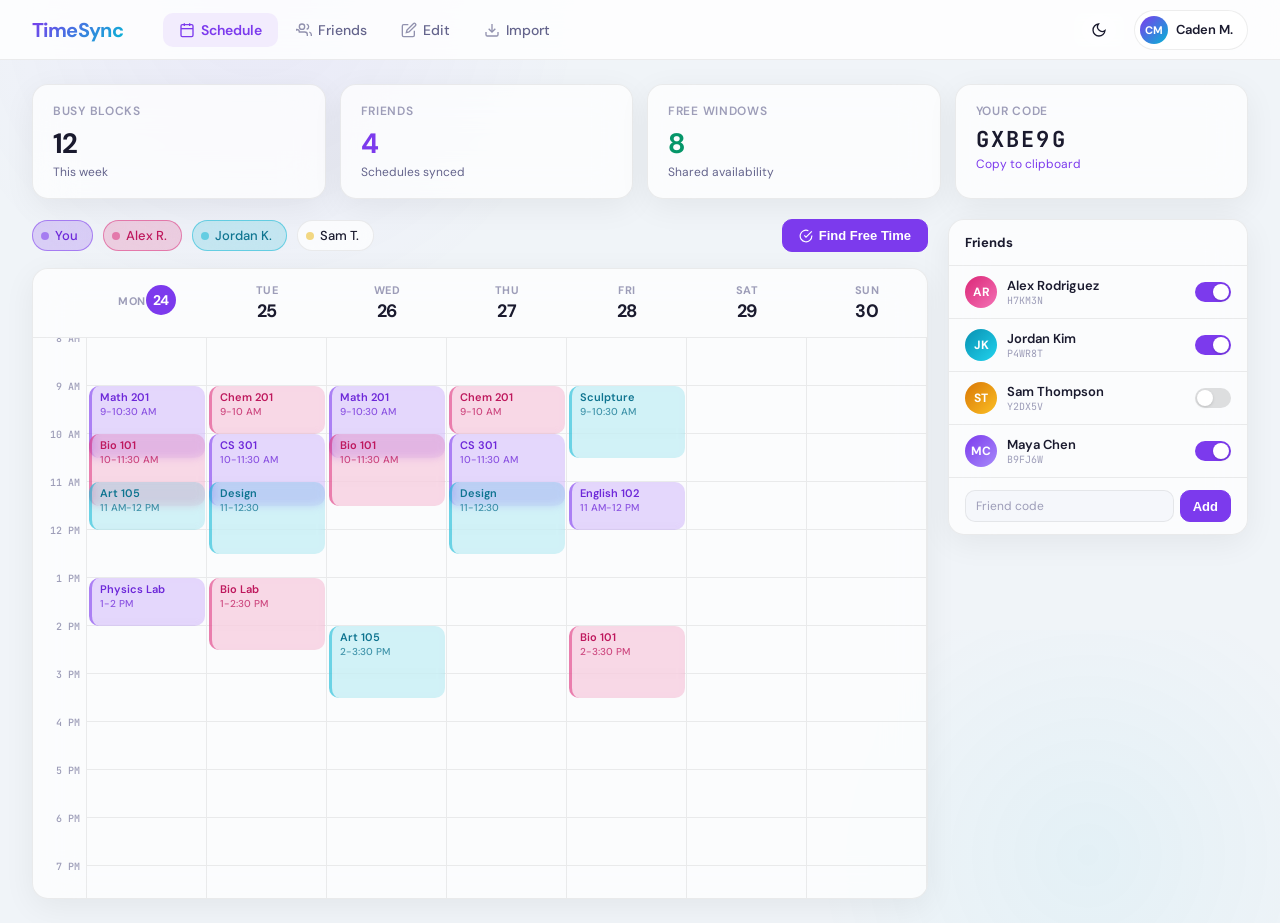
<file: prototypes/concept-b.html>
<!DOCTYPE html>
<html lang="en">
<head>
<meta charset="UTF-8" />
<meta name="viewport" content="width=device-width, initial-scale=1.0" />
<title>TimeSync - Concept B</title>
<link href="https://fonts.googleapis.com/css2?family=DM+Sans:wght@400;500;600;700&family=JetBrains+Mono:wght@600;700&display=swap" rel="stylesheet" />
<style>
*, *::before, *::after { box-sizing: border-box; margin: 0; padding: 0; }

:root {
  --bg: #f0f4f8;
  --bg-card: rgba(255,255,255,0.72);
  --bg-card-solid: #ffffff;
  --bg-nav: rgba(255,255,255,0.82);
  --bg-hover: rgba(0,0,0,0.03);
  --bg-input: #f5f7fb;
  --text: #1a1a2e;
  --text-secondary: #64648c;
  --text-muted: #9d9db8;
  --border: rgba(0,0,0,0.07);
  --border-strong: rgba(0,0,0,0.12);
  --accent: #7c3aed;
  --accent-soft: rgba(124,58,237,0.08);
  --accent-hover: #6d28d9;
  --accent-text: #ffffff;
  --green: #059669;
  --green-soft: rgba(5,150,105,0.08);
  --red: #dc2626;
  --shadow: 0 8px 32px rgba(0,0,0,0.06);
  --shadow-lg: 0 20px 60px rgba(0,0,0,0.08);
  --blur: blur(20px);
  --radius: 16px;
  --radius-sm: 10px;

  --c-you: rgba(124,58,237,0.2);
  --c-you-b: rgba(124,58,237,0.55);
  --c-you-t: #6d28d9;
  --c-f1: rgba(219,39,119,0.18);
  --c-f1-b: rgba(219,39,119,0.5);
  --c-f1-t: #be185d;
  --c-f2: rgba(6,182,212,0.18);
  --c-f2-b: rgba(6,182,212,0.5);
  --c-f2-t: #0e7490;
  --c-f3: rgba(234,179,8,0.18);
  --c-f3-b: rgba(234,179,8,0.5);
  --c-f3-t: #a16207;
  --c-free: rgba(5,150,105,0.12);
  --c-free-b: rgba(5,150,105,0.45);
}

[data-theme="dark"] {
  --bg: #0e0e1a;
  --bg-card: rgba(26,26,46,0.75);
  --bg-card-solid: #1a1a2e;
  --bg-nav: rgba(20,20,38,0.88);
  --bg-hover: rgba(255,255,255,0.04);
  --bg-input: rgba(255,255,255,0.06);
  --text: #ededf5;
  --text-secondary: #a0a0c0;
  --text-muted: #6b6b8d;
  --border: rgba(255,255,255,0.06);
  --border-strong: rgba(255,255,255,0.1);
  --accent: #a78bfa;
  --accent-soft: rgba(167,139,250,0.1);
  --accent-hover: #c4b5fd;
  --accent-text: #0e0e1a;
  --green: #34d399;
  --green-soft: rgba(52,211,153,0.1);
  --shadow: 0 8px 32px rgba(0,0,0,0.25);
  --shadow-lg: 0 20px 60px rgba(0,0,0,0.35);

  --c-you: rgba(167,139,250,0.18);
  --c-you-b: rgba(167,139,250,0.5);
  --c-you-t: #c4b5fd;
  --c-f1: rgba(244,114,182,0.15);
  --c-f1-b: rgba(244,114,182,0.45);
  --c-f1-t: #f9a8d4;
  --c-f2: rgba(34,211,238,0.12);
  --c-f2-b: rgba(34,211,238,0.4);
  --c-f2-t: #67e8f9;
  --c-f3: rgba(253,224,71,0.12);
  --c-f3-b: rgba(253,224,71,0.35);
  --c-f3-t: #fde047;
  --c-free: rgba(52,211,153,0.1);
  --c-free-b: rgba(52,211,153,0.35);
}

body {
  font-family: 'DM Sans', -apple-system, sans-serif;
  background: var(--bg);
  color: var(--text);
  min-height: 100vh;
  -webkit-font-smoothing: antialiased;
}

/* Gradient background */
body::before {
  content: '';
  position: fixed;
  top: -30%; left: -10%;
  width: 60%; height: 60%;
  background: radial-gradient(circle, rgba(124,58,237,0.06) 0%, transparent 70%);
  pointer-events: none;
  z-index: 0;
}
body::after {
  content: '';
  position: fixed;
  bottom: -20%; right: -10%;
  width: 50%; height: 50%;
  background: radial-gradient(circle, rgba(6,182,212,0.05) 0%, transparent 70%);
  pointer-events: none;
  z-index: 0;
}

/* ========== TOP NAV ========== */
.navbar {
  position: sticky;
  top: 0;
  z-index: 100;
  background: var(--bg-nav);
  backdrop-filter: var(--blur);
  -webkit-backdrop-filter: var(--blur);
  border-bottom: 1px solid var(--border);
  padding: 0 32px;
  height: 60px;
  display: flex;
  align-items: center;
  gap: 32px;
}

.nav-brand {
  font-size: 20px;
  font-weight: 700;
  letter-spacing: -0.03em;
  background: linear-gradient(135deg, var(--accent), #06b6d4);
  -webkit-background-clip: text;
  -webkit-text-fill-color: transparent;
  margin-right: 8px;
  white-space: nowrap;
}

.nav-links {
  display: flex;
  gap: 2px;
  flex: 1;
}

.nav-link {
  padding: 8px 16px;
  border-radius: var(--radius-sm);
  font-size: 14px;
  font-weight: 500;
  color: var(--text-secondary);
  text-decoration: none;
  cursor: pointer;
  transition: all 0.15s;
  display: flex;
  align-items: center;
  gap: 6px;
  white-space: nowrap;
}

.nav-link:hover { color: var(--text); background: var(--bg-hover); }
.nav-link.active { color: var(--accent); background: var(--accent-soft); font-weight: 600; }
.nav-link svg { width: 16px; height: 16px; opacity: 0.7; }
.nav-link.active svg { opacity: 1; }

.nav-right {
  display: flex;
  align-items: center;
  gap: 10px;
  margin-left: auto;
}

.user-pill {
  display: flex;
  align-items: center;
  gap: 8px;
  padding: 5px 14px 5px 5px;
  border-radius: 99px;
  border: 1px solid var(--border);
  background: var(--bg-card);
  cursor: pointer;
  transition: border-color 0.15s;
}
.user-pill:hover { border-color: var(--accent); }

.user-pill .avatar {
  width: 28px; height: 28px; border-radius: 99px;
  background: linear-gradient(135deg, var(--accent), #06b6d4);
  display: flex; align-items: center; justify-content: center;
  color: white; font-size: 11px; font-weight: 700;
}

.user-pill .name { font-size: 13px; font-weight: 600; }

.btn {
  display: inline-flex; align-items: center; gap: 6px;
  padding: 8px 16px; border-radius: var(--radius-sm);
  font-size: 13px; font-weight: 600; cursor: pointer;
  border: 1px solid var(--border); background: var(--bg-card);
  color: var(--text); transition: all 0.15s;
  backdrop-filter: var(--blur);
}
.btn:hover { border-color: var(--accent); color: var(--accent); }
.btn svg { width: 14px; height: 14px; }
.btn-primary { background: var(--accent); color: var(--accent-text); border-color: var(--accent); }
.btn-primary:hover { background: var(--accent-hover); border-color: var(--accent-hover); color: var(--accent-text); }
.btn-ghost { background: transparent; border-color: transparent; }
.btn-ghost:hover { background: var(--bg-hover); border-color: transparent; color: var(--text); }

/* ========== PAGE CONTENT ========== */
.page {
  max-width: 1360px;
  margin: 0 auto;
  padding: 24px 32px;
  position: relative;
  z-index: 1;
}

/* ========== STATS ROW ========== */
.stats-row {
  display: grid;
  grid-template-columns: repeat(4, 1fr);
  gap: 14px;
  margin-bottom: 20px;
}

.stat-card {
  background: var(--bg-card);
  backdrop-filter: var(--blur);
  border: 1px solid var(--border);
  border-radius: var(--radius);
  padding: 18px 20px;
  box-shadow: var(--shadow);
}

.stat-label {
  font-size: 12px;
  font-weight: 600;
  color: var(--text-muted);
  text-transform: uppercase;
  letter-spacing: 0.06em;
  margin-bottom: 6px;
}

.stat-value {
  font-size: 28px;
  font-weight: 700;
  letter-spacing: -0.02em;
}

.stat-sub {
  font-size: 12px;
  color: var(--text-secondary);
  margin-top: 2px;
}

.stat-value.accent { color: var(--accent); }
.stat-value.green { color: var(--green); }

/* ========== SCHEDULE + SIDEBAR ========== */
.dashboard-grid {
  display: grid;
  grid-template-columns: 1fr 300px;
  gap: 20px;
}

/* ========== FRIEND TOGGLES ========== */
.controls-bar {
  display: flex;
  align-items: center;
  gap: 10px;
  margin-bottom: 16px;
  flex-wrap: wrap;
}

.chip {
  display: flex; align-items: center; gap: 6px;
  padding: 6px 14px 6px 8px;
  border-radius: 99px; font-size: 13px; font-weight: 500;
  cursor: pointer; border: 1.5px solid var(--border);
  background: var(--bg-card); transition: all 0.15s;
  backdrop-filter: var(--blur); user-select: none;
}
.chip .dot { width: 8px; height: 8px; border-radius: 99px; }
.chip.you .dot { background: var(--c-you-b); }
.chip.f1 .dot { background: var(--c-f1-b); }
.chip.f2 .dot { background: var(--c-f2-b); }
.chip.f3 .dot { background: var(--c-f3-b); }
.chip.active.you { background: var(--c-you); border-color: var(--c-you-b); color: var(--c-you-t); }
.chip.active.f1 { background: var(--c-f1); border-color: var(--c-f1-b); color: var(--c-f1-t); }
.chip.active.f2 { background: var(--c-f2); border-color: var(--c-f2-b); color: var(--c-f2-t); }
.chip.active.f3 { background: var(--c-f3); border-color: var(--c-f3-b); color: var(--c-f3-t); }

/* ========== WEEKLY GRID ========== */
.grid-card {
  background: var(--bg-card);
  backdrop-filter: var(--blur);
  border: 1px solid var(--border);
  border-radius: var(--radius);
  box-shadow: var(--shadow);
  overflow: hidden;
}

.grid-header {
  display: grid;
  grid-template-columns: 54px repeat(7, 1fr);
  border-bottom: 1px solid var(--border);
}

.grid-hcell {
  padding: 14px 8px; text-align: center;
  font-size: 11px; font-weight: 700; color: var(--text-muted);
  text-transform: uppercase; letter-spacing: 0.06em;
}

.grid-hcell .day-num {
  display: block;
  font-size: 18px;
  font-weight: 700;
  color: var(--text);
  margin-top: 2px;
  letter-spacing: -0.02em;
}

.grid-hcell.today .day-num {
  background: var(--accent);
  color: var(--accent-text);
  width: 30px; height: 30px;
  border-radius: 99px;
  display: inline-flex;
  align-items: center;
  justify-content: center;
  font-size: 14px;
}

.grid-body {
  overflow-y: auto;
  max-height: 560px;
  display: grid;
  grid-template-columns: 54px repeat(7, 1fr);
  position: relative;
}

.time-lbl {
  padding: 0 6px; height: 48px;
  display: flex; align-items: flex-start; justify-content: flex-end;
  font-size: 10px; color: var(--text-muted); font-weight: 500;
  border-right: 1px solid var(--border);
  transform: translateY(-6px);
  font-family: 'JetBrains Mono', monospace;
}

.grid-cell {
  height: 48px;
  border-bottom: 1px solid var(--border);
  border-right: 1px solid var(--border);
  transition: background 0.1s;
}
.grid-cell:hover { background: var(--bg-hover); }

/* Blocks */
.block {
  position: absolute;
  border-radius: var(--radius-sm);
  padding: 4px 8px;
  font-size: 11px; font-weight: 600;
  overflow: hidden; cursor: pointer;
  transition: filter 0.15s, transform 0.1s;
  border-left: 3px solid;
  backdrop-filter: blur(4px);
}
.block:hover { filter: brightness(0.93); transform: scale(1.02); z-index: 10; }
.block-name { white-space: nowrap; overflow: hidden; text-overflow: ellipsis; }
.block-time { font-size: 10px; font-weight: 500; opacity: 0.75; margin-top: 1px; }

.block.you { background: var(--c-you); border-left-color: var(--c-you-b); color: var(--c-you-t); }
.block.f1 { background: var(--c-f1); border-left-color: var(--c-f1-b); color: var(--c-f1-t); }
.block.f2 { background: var(--c-f2); border-left-color: var(--c-f2-b); color: var(--c-f2-t); }
.block.f3 { background: var(--c-f3); border-left-color: var(--c-f3-b); color: var(--c-f3-t); }
.block.free { background: var(--c-free); border-left-color: var(--c-free-b); color: var(--green); border-style: dashed; border-left-style: solid; }

/* ========== RIGHT SIDEBAR ========== */
.right-col {
  display: flex;
  flex-direction: column;
  gap: 16px;
}

.panel {
  background: var(--bg-card);
  backdrop-filter: var(--blur);
  border: 1px solid var(--border);
  border-radius: var(--radius);
  box-shadow: var(--shadow);
  overflow: hidden;
}

.panel-head {
  padding: 14px 16px;
  border-bottom: 1px solid var(--border);
  font-size: 13px;
  font-weight: 700;
  display: flex;
  align-items: center;
  gap: 8px;
}

.panel-head .pulse {
  width: 7px; height: 7px; border-radius: 99px;
  background: var(--green);
  animation: pulse 2s infinite;
}
@keyframes pulse { 0%,100%{opacity:1} 50%{opacity:0.3} }

/* Free windows */
.free-row {
  display: flex; align-items: center;
  padding: 10px 16px; gap: 10px;
  border-bottom: 1px solid var(--border);
  transition: background 0.15s; cursor: pointer;
}
.free-row:last-child { border-bottom: none; }
.free-row:hover { background: var(--bg-hover); }
.free-day { font-size: 11px; font-weight: 700; color: var(--accent); width: 30px; }
.free-time { font-size: 13px; font-weight: 600; flex: 1; }
.free-dur {
  font-size: 10px; font-weight: 700; padding: 3px 8px;
  border-radius: 99px; background: var(--green-soft); color: var(--green);
}

/* Friends mini-list */
.friend-row {
  display: flex; align-items: center; gap: 10px;
  padding: 10px 16px; border-bottom: 1px solid var(--border);
  transition: background 0.15s; cursor: pointer;
}
.friend-row:last-child { border-bottom: none; }
.friend-row:hover { background: var(--bg-hover); }

.friend-av {
  width: 32px; height: 32px; border-radius: 99px;
  display: flex; align-items: center; justify-content: center;
  font-size: 12px; font-weight: 700; color: white; flex-shrink: 0;
}
.friend-av.pink { background: linear-gradient(135deg, #db2777, #f472b6); }
.friend-av.cyan { background: linear-gradient(135deg, #0891b2, #22d3ee); }
.friend-av.amber { background: linear-gradient(135deg, #d97706, #fbbf24); }
.friend-av.purple { background: linear-gradient(135deg, #7c3aed, #a78bfa); }

.friend-name { font-size: 13px; font-weight: 600; flex: 1; }
.friend-code-sm { font-size: 10px; color: var(--text-muted); font-family: 'JetBrains Mono', monospace; }

.friend-toggle {
  width: 36px; height: 20px; border-radius: 99px;
  background: var(--border-strong); border: none; cursor: pointer;
  position: relative; transition: background 0.2s;
}
.friend-toggle::after {
  content: ''; position: absolute;
  top: 2px; left: 2px;
  width: 16px; height: 16px; border-radius: 99px;
  background: white; transition: transform 0.2s;
  box-shadow: 0 1px 3px rgba(0,0,0,0.15);
}
.friend-toggle.on { background: var(--accent); }
.friend-toggle.on::after { transform: translateX(16px); }

/* Quick add friend */
.quick-add {
  display: flex; gap: 6px; padding: 12px 16px;
}
.quick-add input {
  flex: 1; padding: 7px 10px;
  border: 1px solid var(--border); border-radius: var(--radius-sm);
  font-size: 12px; font-weight: 600;
  letter-spacing: 0.08em; text-transform: uppercase;
  background: var(--bg-input); color: var(--text);
  font-family: 'JetBrains Mono', monospace;
  outline: none;
}
.quick-add input:focus { border-color: var(--accent); box-shadow: 0 0 0 3px var(--accent-soft); }
.quick-add input::placeholder { text-transform: none; font-family: 'DM Sans', sans-serif; font-weight: 400; color: var(--text-muted); letter-spacing: 0; }

/* ========== MOBILE ========== */
.mobile-nav {
  display: none;
  position: fixed;
  bottom: 0; left: 0; right: 0;
  background: var(--bg-nav);
  backdrop-filter: var(--blur);
  border-top: 1px solid var(--border);
  z-index: 100;
  padding: 6px 0 max(6px, env(safe-area-inset-bottom));
}

.mobile-nav-inner {
  display: flex;
  justify-content: space-around;
}

.mob-link {
  display: flex; flex-direction: column; align-items: center; gap: 2px;
  padding: 6px 12px; font-size: 10px; font-weight: 600;
  color: var(--text-muted); cursor: pointer; text-decoration: none;
  transition: color 0.15s;
}
.mob-link.active { color: var(--accent); }
.mob-link svg { width: 20px; height: 20px; }

@media (max-width: 768px) {
  .navbar { padding: 0 16px; gap: 12px; }
  .nav-links { display: none; }
  .mobile-nav { display: block; }
  .page { padding: 16px 16px 80px; }
  .stats-row { grid-template-columns: repeat(2, 1fr); gap: 10px; }
  .dashboard-grid { grid-template-columns: 1fr; }
  .grid-header { grid-template-columns: 36px repeat(7, 1fr); }
  .grid-body { grid-template-columns: 36px repeat(7, 1fr); }
  .grid-hcell { font-size: 9px; padding: 10px 4px; }
  .grid-hcell .day-num { font-size: 14px; }
  .time-lbl { font-size: 9px; }
  .stat-value { font-size: 22px; }
}

::-webkit-scrollbar { width: 5px; }
::-webkit-scrollbar-track { background: transparent; }
::-webkit-scrollbar-thumb { background: var(--border); border-radius: 3px; }
</style>
</head>
<body>

<!-- Top Nav -->
<nav class="navbar">
  <div class="nav-brand">TimeSync</div>
  <div class="nav-links">
    <a class="nav-link active">
      <svg viewBox="0 0 24 24" fill="none" stroke="currentColor" stroke-width="2"><rect x="3" y="4" width="18" height="18" rx="2"/><line x1="16" y1="2" x2="16" y2="6"/><line x1="8" y1="2" x2="8" y2="6"/><line x1="3" y1="10" x2="21" y2="10"/></svg>
      Schedule
    </a>
    <a class="nav-link">
      <svg viewBox="0 0 24 24" fill="none" stroke="currentColor" stroke-width="2"><path d="M17 21v-2a4 4 0 00-4-4H5a4 4 0 00-4-4v2"/><circle cx="9" cy="7" r="4"/><path d="M23 21v-2a4 4 0 00-3-3.87"/><path d="M16 3.13a4 4 0 010 7.75"/></svg>
      Friends
    </a>
    <a class="nav-link">
      <svg viewBox="0 0 24 24" fill="none" stroke="currentColor" stroke-width="2"><path d="M11 4H4a2 2 0 00-2 2v14a2 2 0 002 2h14a2 2 0 002-2v-7"/><path d="M18.5 2.5a2.121 2.121 0 013 3L12 15l-4 1 1-4 9.5-9.5z"/></svg>
      Edit
    </a>
    <a class="nav-link">
      <svg viewBox="0 0 24 24" fill="none" stroke="currentColor" stroke-width="2"><path d="M21 15v4a2 2 0 01-2 2H5a2 2 0 01-2-2v-4"/><polyline points="7 10 12 15 17 10"/><line x1="12" y1="15" x2="12" y2="3"/></svg>
      Import
    </a>
  </div>
  <div class="nav-right">
    <button class="btn btn-ghost" onclick="toggleTheme()">
      <svg viewBox="0 0 24 24" fill="none" stroke="currentColor" stroke-width="2" style="width:16px;height:16px"><path d="M21 12.79A9 9 0 1111.21 3 7 7 0 0021 12.79z"/></svg>
    </button>
    <div class="user-pill">
      <div class="avatar">CM</div>
      <span class="name">Caden M.</span>
    </div>
  </div>
</nav>

<!-- Mobile Bottom Nav -->
<div class="mobile-nav">
  <div class="mobile-nav-inner">
    <a class="mob-link active">
      <svg viewBox="0 0 24 24" fill="none" stroke="currentColor" stroke-width="2"><rect x="3" y="4" width="18" height="18" rx="2"/><line x1="16" y1="2" x2="16" y2="6"/><line x1="8" y1="2" x2="8" y2="6"/><line x1="3" y1="10" x2="21" y2="10"/></svg>
      Schedule
    </a>
    <a class="mob-link">
      <svg viewBox="0 0 24 24" fill="none" stroke="currentColor" stroke-width="2"><path d="M17 21v-2a4 4 0 00-4-4H5a4 4 0 00-4-4v2"/><circle cx="9" cy="7" r="4"/></svg>
      Friends
    </a>
    <a class="mob-link">
      <svg viewBox="0 0 24 24" fill="none" stroke="currentColor" stroke-width="2"><path d="M11 4H4a2 2 0 00-2 2v14a2 2 0 002 2h14a2 2 0 002-2v-7"/><path d="M18.5 2.5a2.121 2.121 0 013 3L12 15l-4 1 1-4 9.5-9.5z"/></svg>
      Edit
    </a>
    <a class="mob-link">
      <svg viewBox="0 0 24 24" fill="none" stroke="currentColor" stroke-width="2"><circle cx="12" cy="12" r="3"/><path d="M19.4 15a1.65 1.65 0 00.33 1.82l.06.06a2 2 0 010 2.83 2 2 0 01-2.83 0l-.06-.06a1.65 1.65 0 00-1.82-.33 1.65 1.65 0 00-1 1.51V21a2 2 0 01-4 0v-.09A1.65 1.65 0 009 19.4"/></svg>
      Settings
    </a>
  </div>
</div>

<!-- Page Content -->
<div class="page">
  <!-- Stats Row -->
  <div class="stats-row">
    <div class="stat-card">
      <div class="stat-label">Busy Blocks</div>
      <div class="stat-value">12</div>
      <div class="stat-sub">This week</div>
    </div>
    <div class="stat-card">
      <div class="stat-label">Friends</div>
      <div class="stat-value accent">4</div>
      <div class="stat-sub">Schedules synced</div>
    </div>
    <div class="stat-card">
      <div class="stat-label">Free Windows</div>
      <div class="stat-value green">8</div>
      <div class="stat-sub">Shared availability</div>
    </div>
    <div class="stat-card">
      <div class="stat-label">Your Code</div>
      <div class="stat-value" style="font-family:'JetBrains Mono',monospace;font-size:22px;letter-spacing:0.1em;">GXBE9G</div>
      <div class="stat-sub" style="cursor:pointer;color:var(--accent);">Copy to clipboard</div>
    </div>
  </div>

  <!-- Dashboard Grid -->
  <div class="dashboard-grid">
    <!-- Left: Controls + Grid -->
    <div>
      <div class="controls-bar">
        <div class="chip you active"><span class="dot"></span> You</div>
        <div class="chip f1 active"><span class="dot"></span> Alex R.</div>
        <div class="chip f2 active"><span class="dot"></span> Jordan K.</div>
        <div class="chip f3"><span class="dot"></span> Sam T.</div>
        <div style="margin-left:auto;">
          <button class="btn-primary btn" id="free-btn" onclick="toggleFree()">
            <svg viewBox="0 0 24 24" fill="none" stroke="currentColor" stroke-width="2" style="width:14px;height:14px"><path d="M22 11.08V12a10 10 0 11-5.93-9.14"/><polyline points="22 4 12 14.01 9 11.01"/></svg>
            Find Free Time
          </button>
        </div>
      </div>

      <div class="grid-card">
        <div class="grid-header">
          <div class="grid-hcell"></div>
          <div class="grid-hcell today">Mon<span class="day-num">24</span></div>
          <div class="grid-hcell">Tue<span class="day-num">25</span></div>
          <div class="grid-hcell">Wed<span class="day-num">26</span></div>
          <div class="grid-hcell">Thu<span class="day-num">27</span></div>
          <div class="grid-hcell">Fri<span class="day-num">28</span></div>
          <div class="grid-hcell">Sat<span class="day-num">29</span></div>
          <div class="grid-hcell">Sun<span class="day-num">30</span></div>
        </div>
        <div class="grid-body" id="grid-body"></div>
      </div>
    </div>

    <!-- Right Sidebar -->
    <div class="right-col">
      <!-- Free Time Windows -->
      <div class="panel" id="free-panel" style="display:none;">
        <div class="panel-head"><span class="pulse"></span> Available Windows</div>
        <div class="free-row"><span class="free-day">MON</span><span class="free-time">2:00 - 4:00 PM</span><span class="free-dur">2h</span></div>
        <div class="free-row"><span class="free-day">TUE</span><span class="free-time">3:00 - 5:00 PM</span><span class="free-dur">2h</span></div>
        <div class="free-row"><span class="free-day">WED</span><span class="free-time">11:30 AM - 1:30 PM</span><span class="free-dur">2h</span></div>
        <div class="free-row"><span class="free-day">THU</span><span class="free-time">2:00 - 4:00 PM</span><span class="free-dur">2h</span></div>
        <div class="free-row"><span class="free-day">FRI</span><span class="free-time">12:00 - 2:00 PM</span><span class="free-dur">2h</span></div>
      </div>

      <!-- Friends -->
      <div class="panel">
        <div class="panel-head">Friends</div>
        <div class="friend-row">
          <div class="friend-av pink">AR</div>
          <div style="flex:1"><div class="friend-name">Alex Rodriguez</div><div class="friend-code-sm">H7KM3N</div></div>
          <button class="friend-toggle on" onclick="this.classList.toggle('on')"></button>
        </div>
        <div class="friend-row">
          <div class="friend-av cyan">JK</div>
          <div style="flex:1"><div class="friend-name">Jordan Kim</div><div class="friend-code-sm">P4WR8T</div></div>
          <button class="friend-toggle on" onclick="this.classList.toggle('on')"></button>
        </div>
        <div class="friend-row">
          <div class="friend-av amber">ST</div>
          <div style="flex:1"><div class="friend-name">Sam Thompson</div><div class="friend-code-sm">Y2DX5V</div></div>
          <button class="friend-toggle" onclick="this.classList.toggle('on')"></button>
        </div>
        <div class="friend-row">
          <div class="friend-av purple">MC</div>
          <div style="flex:1"><div class="friend-name">Maya Chen</div><div class="friend-code-sm">B9FJ6W</div></div>
          <button class="friend-toggle on" onclick="this.classList.toggle('on')"></button>
        </div>
        <div class="quick-add">
          <input placeholder="Friend code" maxlength="6" />
          <button class="btn-primary btn" style="padding:7px 12px;">Add</button>
        </div>
      </div>
    </div>
  </div>
</div>

<script>
function toggleTheme() {
  const h = document.documentElement;
  h.setAttribute('data-theme', h.getAttribute('data-theme')==='dark'?'light':'dark');
}

function toggleFree() {
  const p = document.getElementById('free-panel');
  p.style.display = p.style.display==='none'?'block':'none';
  document.querySelectorAll('.block.free').forEach(b => b.style.display = b.style.display==='none'?'block':'none');
}

document.querySelectorAll('.chip').forEach(c => c.onclick = () => c.classList.toggle('active'));

const gridBody = document.getElementById('grid-body');
for (let h = 8; h <= 20; h++) {
  const t = document.createElement('div');
  t.className = 'time-lbl';
  t.textContent = `${h>12?h-12:h} ${h>=12?'PM':'AM'}`;
  gridBody.appendChild(t);
  for (let d = 0; d < 7; d++) {
    const c = document.createElement('div');
    c.className = 'grid-cell';
    gridBody.appendChild(c);
  }
}

const blocks = [
  {day:0,start:9,end:10.5,label:'Math 201',sub:'9-10:30 AM',cls:'you'},
  {day:0,start:13,end:14,label:'Physics Lab',sub:'1-2 PM',cls:'you'},
  {day:1,start:10,end:11.5,label:'CS 301',sub:'10-11:30 AM',cls:'you'},
  {day:2,start:9,end:10.5,label:'Math 201',sub:'9-10:30 AM',cls:'you'},
  {day:3,start:10,end:11.5,label:'CS 301',sub:'10-11:30 AM',cls:'you'},
  {day:4,start:11,end:12,label:'English 102',sub:'11 AM-12 PM',cls:'you'},
  {day:0,start:10,end:11.5,label:'Bio 101',sub:'10-11:30 AM',cls:'f1'},
  {day:1,start:9,end:10,label:'Chem 201',sub:'9-10 AM',cls:'f1'},
  {day:1,start:13,end:14.5,label:'Bio Lab',sub:'1-2:30 PM',cls:'f1'},
  {day:2,start:10,end:11.5,label:'Bio 101',sub:'10-11:30 AM',cls:'f1'},
  {day:3,start:9,end:10,label:'Chem 201',sub:'9-10 AM',cls:'f1'},
  {day:4,start:14,end:15.5,label:'Bio 101',sub:'2-3:30 PM',cls:'f1'},
  {day:0,start:11,end:12,label:'Art 105',sub:'11 AM-12 PM',cls:'f2'},
  {day:1,start:11,end:12.5,label:'Design',sub:'11-12:30',cls:'f2'},
  {day:2,start:14,end:15.5,label:'Art 105',sub:'2-3:30 PM',cls:'f2'},
  {day:3,start:11,end:12.5,label:'Design',sub:'11-12:30',cls:'f2'},
  {day:4,start:9,end:10.5,label:'Sculpture',sub:'9-10:30 AM',cls:'f2'},
  {day:0,start:14,end:16,label:'Everyone free',sub:'2-4 PM',cls:'free',hidden:true},
  {day:1,start:15,end:17,label:'Everyone free',sub:'3-5 PM',cls:'free',hidden:true},
  {day:2,start:11.5,end:13.5,label:'Everyone free',sub:'11:30-1:30',cls:'free',hidden:true},
  {day:3,start:14,end:16,label:'Everyone free',sub:'2-4 PM',cls:'free',hidden:true},
  {day:4,start:12,end:14,label:'Everyone free',sub:'12-2 PM',cls:'free',hidden:true},
];

const cellH = 48, startH = 8;
function posBlocks() {
  document.querySelectorAll('.block').forEach(b=>b.remove());
  const cells = gridBody.querySelectorAll('.grid-cell');
  if(!cells.length) return;
  const tw = gridBody.querySelector('.time-lbl')?.getBoundingClientRect().width||54;
  const cw = cells[0].getBoundingClientRect().width;
  blocks.forEach(b => {
    const el = document.createElement('div');
    el.className = `block ${b.cls}`;
    el.style.cssText = `position:absolute;top:${(b.start-startH)*cellH}px;height:${(b.end-b.start)*cellH}px;left:${tw+b.day*cw+2}px;width:${cw-4}px;${b.hidden?'display:none;':''}`;
    el.innerHTML = `<div class="block-name">${b.label}</div><div class="block-time">${b.sub}</div>`;
    gridBody.appendChild(el);
  });
}
requestAnimationFrame(()=>requestAnimationFrame(posBlocks));
window.addEventListener('resize', posBlocks);
</script>
</body>
</html>
</file>
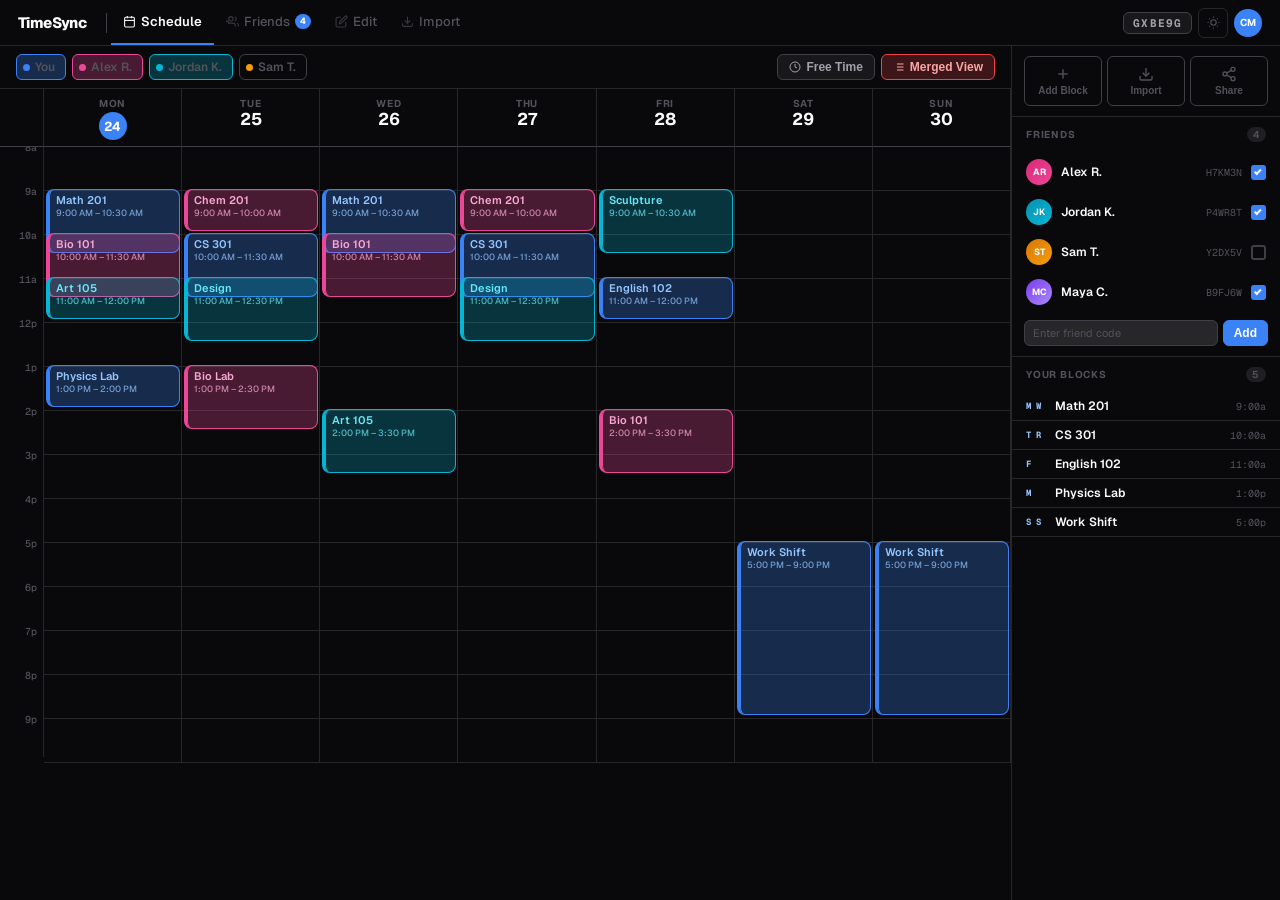
<file: prototypes/concept-c.html>
<!DOCTYPE html>
<html lang="en">
<head>
<meta charset="UTF-8" />
<meta name="viewport" content="width=device-width, initial-scale=1.0" />
<title>TimeSync</title>
<link href="https://fonts.googleapis.com/css2?family=Geist:wght@400;500;600;700;800&family=Geist+Mono:wght@500;600;700&display=swap" rel="stylesheet" />
<style>
*, *::before, *::after { box-sizing: border-box; margin: 0; padding: 0; }

/* ===== TOKENS ===== */
:root {
  --bg: #09090b;
  --bg-card: #18181b;
  --bg-raised: #1f1f23;
  --bg-hover: #27272a;
  --bg-input: #27272a;
  --text: #fafafa;
  --text-secondary: #a1a1aa;
  --text-muted: #52525b;
  --border: #27272a;
  --border-strong: #3f3f46;
  --accent: #3b82f6;
  --accent-soft: rgba(59,130,246,0.12);
  --accent-hover: #60a5fa;
  --accent-text: #ffffff;
  --green-neon: #00ff88;
  --green-neon-dim: rgba(0,255,136,0.15);
  --red: #ef4444;
  --shadow: 0 2px 8px rgba(0,0,0,0.4);
  --radius: 8px;
  --radius-sm: 6px;

  /* Block colors — dark mode, vivid */
  --c-you-bg: rgba(59,130,246,0.28);
  --c-you-border: #3b82f6;
  --c-you-text: #93c5fd;

  --c-f1-bg: rgba(236,72,153,0.28);
  --c-f1-border: #ec4899;
  --c-f1-text: #f9a8d4;

  --c-f2-bg: rgba(6,182,212,0.25);
  --c-f2-border: #06b6d4;
  --c-f2-text: #67e8f9;

  --c-f3-bg: rgba(245,158,11,0.25);
  --c-f3-border: #f59e0b;
  --c-f3-text: #fde047;

  --c-merged-bg: rgba(239,68,68,0.22);
  --c-merged-border: #ef4444;
  --c-merged-text: #fca5a5;
}

[data-theme="light"] {
  --bg: #ffffff;
  --bg-card: #f4f4f5;
  --bg-raised: #e4e4e7;
  --bg-hover: #e4e4e7;
  --bg-input: #f4f4f5;
  --text: #09090b;
  --text-secondary: #52525b;
  --text-muted: #a1a1aa;
  --border: #e4e4e7;
  --border-strong: #d4d4d8;
  --accent: #2563eb;
  --accent-soft: rgba(37,99,235,0.07);
  --accent-hover: #1d4ed8;
  --accent-text: #ffffff;
  --green-neon: #16a34a;
  --green-neon-dim: rgba(22,163,74,0.08);
  --shadow: 0 1px 4px rgba(0,0,0,0.07);

  --c-you-bg: rgba(37,99,235,0.14);
  --c-you-border: #2563eb;
  --c-you-text: #1d4ed8;

  --c-f1-bg: rgba(219,39,119,0.14);
  --c-f1-border: #db2777;
  --c-f1-text: #9d174d;

  --c-f2-bg: rgba(8,145,178,0.14);
  --c-f2-border: #0891b2;
  --c-f2-text: #155e75;

  --c-f3-bg: rgba(202,138,4,0.14);
  --c-f3-border: #ca8a04;
  --c-f3-text: #78350f;

  --c-merged-bg: rgba(220,38,38,0.12);
  --c-merged-border: #dc2626;
  --c-merged-text: #7f1d1d;
}

/* ===== BASE ===== */
body {
  font-family: 'Geist', -apple-system, sans-serif;
  background: var(--bg);
  color: var(--text);
  min-height: 100vh;
  -webkit-font-smoothing: antialiased;
  transition: background 0.3s, color 0.3s;
}

/* ===== TOP BAR ===== */
.topbar {
  height: 46px;
  display: flex;
  align-items: center;
  padding: 0 18px;
  border-bottom: 1px solid var(--border);
  gap: 0;
  position: sticky;
  top: 0;
  background: var(--bg);
  z-index: 100;
  transition: background 0.3s, border-color 0.3s;
}

.brand {
  font-size: 15px;
  font-weight: 800;
  letter-spacing: -0.04em;
  color: var(--text);
  margin-right: 16px;
  flex-shrink: 0;
}

.divider { width: 1px; height: 20px; background: var(--border-strong); margin: 0 4px; }

.tab-nav { display: flex; height: 100%; }
.tab {
  display: flex; align-items: center; gap: 5px;
  padding: 0 12px; font-size: 13px; font-weight: 500;
  color: var(--text-muted); cursor: pointer;
  border-bottom: 2px solid transparent;
  transition: color 0.15s, border-color 0.15s;
  text-decoration: none; height: 100%; white-space: nowrap;
}
.tab:hover { color: var(--text-secondary); }
.tab.active { color: var(--text); border-bottom-color: var(--accent); font-weight: 600; }
.tab svg { width: 13px; height: 13px; opacity: 0.65; }
.tab.active svg { opacity: 1; }
.tab-badge {
  font-size: 9px; background: var(--accent); color: white;
  padding: 0 5px; border-radius: 99px; font-weight: 700; line-height: 15px;
}

.top-right { margin-left: auto; display: flex; align-items: center; gap: 6px; }

.code-pill {
  font-family: 'Geist Mono', monospace;
  font-size: 11px; font-weight: 700; letter-spacing: 0.1em;
  padding: 3px 9px; border-radius: var(--radius-sm);
  background: var(--bg-card); border: 1px solid var(--border-strong);
  color: var(--text-secondary); cursor: pointer; transition: all 0.15s;
}
.code-pill:hover { border-color: var(--accent); color: var(--accent); }

.icon-btn {
  width: 30px; height: 30px; display: flex; align-items: center; justify-content: center;
  border-radius: var(--radius-sm); border: 1px solid var(--border);
  background: transparent; color: var(--text-muted); cursor: pointer; transition: all 0.15s;
}
.icon-btn:hover { background: var(--bg-hover); color: var(--text); border-color: var(--border-strong); }
.icon-btn svg { width: 13px; height: 13px; }

.avatar-sm {
  width: 28px; height: 28px; border-radius: 99px;
  background: var(--accent); display: flex; align-items: center; justify-content: center;
  color: white; font-size: 10px; font-weight: 700; cursor: pointer; flex-shrink: 0;
}

/* ===== LAYOUT ===== */
.layout {
  display: grid;
  grid-template-columns: 1fr 268px;
  height: calc(100vh - 46px);
}

.main-area {
  display: flex; flex-direction: column;
  border-right: 1px solid var(--border);
  overflow: hidden;
}

/* ===== SUB-HEADER ===== */
.sub-header {
  display: flex; align-items: center; gap: 6px;
  padding: 8px 16px; border-bottom: 1px solid var(--border);
  flex-wrap: wrap; flex-shrink: 0;
}

.chip {
  display: flex; align-items: center; gap: 5px;
  padding: 4px 10px 4px 6px; border-radius: var(--radius-sm);
  font-size: 12px; font-weight: 600; cursor: pointer;
  border: 1px solid var(--border-strong); background: transparent;
  transition: all 0.2s; user-select: none;
}
.chip .dot { width: 7px; height: 7px; border-radius: 99px; flex-shrink: 0; }

.chip.you .dot   { background: var(--c-you-border);  }
.chip.f1 .dot    { background: var(--c-f1-border);   }
.chip.f2 .dot    { background: var(--c-f2-border);   }
.chip.f3 .dot    { background: var(--c-f3-border);   }

.chip.active.you { background: var(--c-you-bg); border-color: var(--c-you-border); color: var(--c-you-text); }
.chip.active.f1  { background: var(--c-f1-bg);  border-color: var(--c-f1-border);  color: var(--c-f1-text);  }
.chip.active.f2  { background: var(--c-f2-bg);  border-color: var(--c-f2-border);  color: var(--c-f2-text);  }
.chip.active.f3  { background: var(--c-f3-bg);  border-color: var(--c-f3-border);  color: var(--c-f3-text);  }

.chip-label { color: var(--text-muted); }
.chip:not(.active) { color: var(--text-muted); }

.sub-right { margin-left: auto; display: flex; gap: 6px; }

.btn {
  display: inline-flex; align-items: center; gap: 5px;
  padding: 5px 11px; border-radius: var(--radius-sm);
  font-size: 12px; font-weight: 600; cursor: pointer;
  border: 1px solid var(--border-strong); background: var(--bg-card);
  color: var(--text-secondary); transition: all 0.15s; white-space: nowrap;
}
.btn:hover { border-color: var(--accent); color: var(--accent); background: var(--accent-soft); }
.btn svg { width: 12px; height: 12px; }
.btn-accent { background: var(--accent); color: white; border-color: var(--accent); }
.btn-accent:hover { background: var(--accent-hover); border-color: var(--accent-hover); color: white; }
.btn-green { background: var(--green-neon); color: #000; border-color: var(--green-neon); font-weight: 700; }
.btn-green:hover { filter: brightness(1.1); color: #000; }
.btn-merge { background: var(--c-merged-bg); border-color: var(--c-merged-border); color: var(--c-merged-text); }
.btn-merge.active { background: var(--c-merged-border); color: white; }
.btn-merge:hover { background: var(--c-merged-border); color: white; }

/* ===== SCHEDULE GRID ===== */
.schedule-wrap {
  flex: 1; overflow: auto; position: relative;
}

.schedule-grid {
  display: grid;
  grid-template-columns: 44px repeat(7, 1fr);
  min-width: 520px;
  position: relative;
}

/* Sticky day headers row */
.grid-sticky-row {
  display: contents;
}

.time-corner, .day-header {
  position: sticky;
  top: 0;
  z-index: 15;
  background: var(--bg);
  border-bottom: 1px solid var(--border-strong);
  padding: 8px 0 6px;
  transition: background 0.3s;
}

.time-corner { border-right: 1px solid var(--border); }

.day-header {
  text-align: center; border-right: 1px solid var(--border);
}
.day-header .d-name {
  font-size: 10px; font-weight: 700; text-transform: uppercase;
  letter-spacing: 0.07em; color: var(--text-muted);
}
.day-header .d-num {
  font-size: 17px; font-weight: 700; color: var(--text); margin-top: 1px;
  line-height: 1;
}
.day-header.today .d-num {
  background: var(--accent); color: white;
  width: 28px; height: 28px; border-radius: 99px;
  display: inline-flex; align-items: center; justify-content: center;
  font-size: 13px; margin-top: 2px;
}

/* Time rows */
.t-label {
  height: 44px; display: flex; align-items: flex-start; justify-content: flex-end;
  padding: 0 6px 0 0; font-size: 10px; font-weight: 500;
  color: var(--text-muted); font-family: 'Geist Mono', monospace;
  border-right: 1px solid var(--border);
  transform: translateY(-6px);
  user-select: none;
}

.grid-cell {
  height: 44px; border-bottom: 1px solid var(--border);
  border-right: 1px solid var(--border);
  transition: background 0.08s;
}
.grid-cell:hover { background: var(--bg-hover); cursor: crosshair; }
.grid-cell:last-child { border-right: none; }

/* ===== SCHEDULE BLOCKS ===== */
.block {
  position: absolute;
  border-radius: var(--radius);
  padding: 4px 7px;
  font-size: 11px; font-weight: 600;
  overflow: hidden; cursor: pointer;
  border-left: 3px solid;
  transition: opacity 0.32s ease, transform 0.32s ease, box-shadow 0.2s;
  transform-origin: top center;
}

.block:hover { z-index: 20; filter: brightness(1.15); }

.block-name {
  white-space: nowrap; overflow: hidden; text-overflow: ellipsis; line-height: 1.3;
}
.block-time { font-size: 9px; font-weight: 500; opacity: 0.75; }

/* Individual block colors */
.block.you  { background: var(--c-you-bg); border-left-color: var(--c-you-border); color: var(--c-you-text); box-shadow: 0 0 0 1px var(--c-you-border) inset; }
.block.f1   { background: var(--c-f1-bg);  border-left-color: var(--c-f1-border);  color: var(--c-f1-text);  box-shadow: 0 0 0 1px var(--c-f1-border) inset; }
.block.f2   { background: var(--c-f2-bg);  border-left-color: var(--c-f2-border);  color: var(--c-f2-text);  box-shadow: 0 0 0 1px var(--c-f2-border) inset; }
.block.f3   { background: var(--c-f3-bg);  border-left-color: var(--c-f3-border);  color: var(--c-f3-text);  box-shadow: 0 0 0 1px var(--c-f3-border) inset; }

/* Merged block */
.block.merged {
  background: var(--c-merged-bg);
  border-left-color: var(--c-merged-border);
  color: var(--c-merged-text);
  box-shadow: 0 0 0 1px var(--c-merged-border) inset, 0 4px 14px rgba(239,68,68,0.2);
  border-radius: var(--radius);
}

/* Free-time blocks — sandwiched (between busy blocks) */
.block.free.sandwiched {
  background: var(--green-neon-dim);
  border-left: 3px solid var(--green-neon);
  color: var(--green-neon);
  border-top: 1px solid rgba(0,255,136,0.4);
  border-right: 1px solid rgba(0,255,136,0.4);
  border-bottom: 1px solid rgba(0,255,136,0.4);
  animation: free-glow 2.4s ease-in-out infinite;
}

/* Free-time blocks — open (no busy block on one or both sides) */
.block.free.open {
  background: rgba(0,255,136,0.04);
  border-left: 2px solid rgba(0,255,136,0.15);
  color: rgba(0,255,136,0.35);
  border-top: 1px dashed rgba(0,255,136,0.08);
  border-right: 1px dashed rgba(0,255,136,0.08);
  border-bottom: 1px dashed rgba(0,255,136,0.08);
  animation: none;
}
.block.free.open .block-name,
.block.free.open .block-time { opacity: 0.45; }

@keyframes free-glow {
  0%, 100% {
    box-shadow: 0 0 6px rgba(0,255,136,0.35), 0 0 12px rgba(0,255,136,0.15);
  }
  50% {
    box-shadow: 0 0 14px rgba(0,255,136,0.7), 0 0 28px rgba(0,255,136,0.35), 0 0 48px rgba(0,255,136,0.1);
  }
}

[data-theme="light"] .block.free.sandwiched {
  animation: free-glow-light 2.4s ease-in-out infinite;
}
[data-theme="light"] .block.free.open {
  background: rgba(22,163,74,0.04);
  border-left: 2px solid rgba(22,163,74,0.15);
  color: rgba(22,163,74,0.3);
  border-top: 1px dashed rgba(22,163,74,0.08);
  border-right: 1px dashed rgba(22,163,74,0.08);
  border-bottom: 1px dashed rgba(22,163,74,0.08);
}
@keyframes free-glow-light {
  0%, 100% { box-shadow: 0 0 5px rgba(22,163,74,0.3), 0 0 10px rgba(22,163,74,0.1); }
  50% { box-shadow: 0 0 10px rgba(22,163,74,0.5), 0 0 20px rgba(22,163,74,0.2); }
}

/* Block entry animation */
@keyframes block-in {
  from { opacity: 0; transform: scaleY(0.88) translateY(4px); }
  to   { opacity: 1; transform: scaleY(1) translateY(0); }
}
.block.animate-in { animation: block-in 0.28s ease both; }

/* Merge fade states */
.block.fading-out { opacity: 0 !important; transform: scaleY(0.9) !important; }
.block.hidden-block { display: none !important; }
.block.fading-in { opacity: 0; transform: scaleY(0.9); }

/* ===== RIGHT PANEL ===== */
.side-panel {
  display: flex; flex-direction: column;
  overflow-y: auto; overflow-x: hidden;
}

.sp-section { border-bottom: 1px solid var(--border); }

.sp-head {
  padding: 10px 14px;
  font-size: 10px; font-weight: 700;
  text-transform: uppercase; letter-spacing: 0.08em;
  color: var(--text-muted); display: flex; align-items: center; justify-content: space-between;
}
.sp-head .cnt {
  font-size: 10px; background: var(--bg-raised);
  padding: 1px 6px; border-radius: 99px; font-weight: 600;
}

/* Quick actions */
.quick-row { display: flex; gap: 5px; padding: 10px 12px; }
.qa {
  flex: 1; padding: 9px 6px; border: 1px solid var(--border-strong);
  border-radius: var(--radius-sm); text-align: center; cursor: pointer;
  transition: all 0.13s; background: transparent; color: var(--text-muted);
  display: flex; flex-direction: column; align-items: center; gap: 3px;
}
.qa:hover { border-color: var(--accent); color: var(--accent); background: var(--accent-soft); }
.qa svg { width: 16px; height: 16px; }
.qa span { font-size: 10px; font-weight: 600; }

/* Free windows */
.free-item {
  display: flex; align-items: center; gap: 8px;
  padding: 8px 14px; cursor: pointer; transition: background 0.1s;
}
.free-item:hover { background: var(--bg-hover); }
.fi-day { font-size: 10px; font-weight: 700; font-family: 'Geist Mono', monospace; color: var(--green-neon); width: 26px; flex-shrink: 0; }
.fi-time { font-size: 12px; font-weight: 600; flex: 1; }
.fi-dur {
  font-size: 10px; font-weight: 700; padding: 2px 7px; border-radius: 99px;
  background: var(--green-neon-dim); color: var(--green-neon);
  font-family: 'Geist Mono', monospace;
}

/* Friend items */
.fr-item {
  display: flex; align-items: center; gap: 9px;
  padding: 7px 14px; cursor: pointer; transition: background 0.1s;
}
.fr-item:hover { background: var(--bg-hover); }
.fr-av {
  width: 26px; height: 26px; border-radius: 99px;
  display: flex; align-items: center; justify-content: center;
  font-size: 9px; font-weight: 700; color: white; flex-shrink: 0;
}
.fr-av.pink   { background: linear-gradient(135deg, #db2777, #ec4899); }
.fr-av.cyan   { background: linear-gradient(135deg, #0891b2, #06b6d4); }
.fr-av.amber  { background: linear-gradient(135deg, #d97706, #f59e0b); }
.fr-av.purple { background: linear-gradient(135deg, #7c3aed, #a78bfa); }

.fr-name { font-size: 12px; font-weight: 600; flex: 1; }
.fr-code { font-size: 10px; color: var(--text-muted); font-family: 'Geist Mono', monospace; }

.fr-check {
  width: 15px; height: 15px; border-radius: 3px;
  border: 2px solid var(--border-strong); cursor: pointer;
  transition: all 0.15s; display: flex; align-items: center; justify-content: center;
  flex-shrink: 0;
}
.fr-check.on { background: var(--accent); border-color: var(--accent); }
.fr-check.on::after {
  content: ''; width: 7px; height: 4px;
  border-left: 2px solid white; border-bottom: 2px solid white;
  transform: rotate(-45deg) translateY(-1px);
}

/* Add friend */
.add-row { display: flex; gap: 5px; padding: 8px 12px 10px; }
.add-row input {
  flex: 1; padding: 5px 8px; border: 1px solid var(--border-strong);
  border-radius: var(--radius-sm); font-size: 11px; font-weight: 600;
  letter-spacing: 0.08em; text-transform: uppercase;
  background: var(--bg-input); color: var(--text);
  font-family: 'Geist Mono', monospace; outline: none; transition: border-color 0.15s;
}
.add-row input:focus { border-color: var(--accent); }
.add-row input::placeholder { text-transform: none; font-family: 'Geist', sans-serif; color: var(--text-muted); letter-spacing: 0; font-weight: 400; }

/* Your blocks list */
.my-block-row {
  display: flex; align-items: center; gap: 7px;
  padding: 6px 14px; border-bottom: 1px solid var(--border); cursor: pointer;
  transition: background 0.1s;
}
.my-block-row:last-child { border-bottom: none; }
.my-block-row:hover { background: var(--bg-hover); }
.mb-day {
  font-size: 9px; font-weight: 700; font-family: 'Geist Mono', monospace;
  width: 22px; color: var(--c-you-text); flex-shrink: 0;
}
.mb-name { font-size: 12px; font-weight: 600; flex: 1; }
.mb-time { font-size: 10px; color: var(--text-muted); font-family: 'Geist Mono', monospace; }

/* ===== MOBILE ===== */
.mobile-bar {
  display: none; position: fixed; bottom: 0; left: 0; right: 0;
  background: var(--bg); border-top: 1px solid var(--border);
  z-index: 100; padding: 4px 0 max(4px, env(safe-area-inset-bottom));
}
.mobile-bar-inner { display: flex; justify-content: space-around; }
.mob-tab {
  display: flex; flex-direction: column; align-items: center; gap: 2px;
  padding: 5px 10px; font-size: 9px; font-weight: 600;
  color: var(--text-muted); cursor: pointer; text-decoration: none;
}
.mob-tab.active { color: var(--accent); }
.mob-tab svg { width: 18px; height: 18px; }

@media (max-width: 768px) {
  .layout { grid-template-columns: 1fr; height: calc(100vh - 46px - 52px); }
  .side-panel { display: none; }
  .mobile-bar { display: block; }
  .tab-nav { display: none; }
  .schedule-grid { grid-template-columns: 30px repeat(7, 1fr); }
  .t-label { font-size: 8px; }
  .topbar { padding: 0 10px; }
  .sub-header { padding: 6px 10px; }
}

::-webkit-scrollbar { width: 4px; height: 4px; }
::-webkit-scrollbar-track { background: transparent; }
::-webkit-scrollbar-thumb { background: var(--border-strong); border-radius: 2px; }
::-webkit-scrollbar-thumb:hover { background: var(--text-muted); }
</style>
</head>
<body>

<!-- Top Bar -->
<div class="topbar">
  <div class="brand">TimeSync</div>
  <div class="divider"></div>
  <div class="tab-nav">
    <a class="tab active" href="#">
      <svg viewBox="0 0 24 24" fill="none" stroke="currentColor" stroke-width="2"><rect x="3" y="4" width="18" height="18" rx="2"/><line x1="16" y1="2" x2="16" y2="6"/><line x1="8" y1="2" x2="8" y2="6"/><line x1="3" y1="10" x2="21" y2="10"/></svg>
      Schedule
    </a>
    <a class="tab" href="friends.html">
      <svg viewBox="0 0 24 24" fill="none" stroke="currentColor" stroke-width="2"><path d="M17 21v-2a4 4 0 00-4-4H5a4 4 0 00-4-4v2"/><circle cx="9" cy="7" r="4"/><path d="M23 21v-2a4 4 0 00-3-3.87"/><path d="M16 3.13a4 4 0 010 7.75"/></svg>
      Friends <span class="tab-badge">4</span>
    </a>
    <a class="tab" href="editor.html">
      <svg viewBox="0 0 24 24" fill="none" stroke="currentColor" stroke-width="2"><path d="M11 4H4a2 2 0 00-2 2v14a2 2 0 002 2h14a2 2 0 002-2v-7"/><path d="M18.5 2.5a2.121 2.121 0 013 3L12 15l-4 1 1-4 9.5-9.5z"/></svg>
      Edit
    </a>
    <a class="tab" href="#">
      <svg viewBox="0 0 24 24" fill="none" stroke="currentColor" stroke-width="2"><path d="M21 15v4a2 2 0 01-2 2H5a2 2 0 01-2-2v-4"/><polyline points="7 10 12 15 17 10"/><line x1="12" y1="15" x2="12" y2="3"/></svg>
      Import
    </a>
  </div>
  <div class="top-right">
    <div class="code-pill" title="Copy your friend code" onclick="copyCode(this)">GXBE9G</div>
    <button class="icon-btn" onclick="toggleTheme()" title="Toggle theme">
      <svg id="theme-icon" viewBox="0 0 24 24" fill="none" stroke="currentColor" stroke-width="2"><circle cx="12" cy="12" r="5"/><path d="M12 1v2M12 21v2M4.22 4.22l1.42 1.42M18.36 18.36l1.42 1.42M1 12h2M21 12h2M4.22 19.78l1.42-1.42M18.36 5.64l1.42-1.42"/></svg>
    </button>
    <div class="avatar-sm">CM</div>
  </div>
</div>

<!-- Mobile Bottom Bar -->
<div class="mobile-bar">
  <div class="mobile-bar-inner">
    <a class="mob-tab active"><svg viewBox="0 0 24 24" fill="none" stroke="currentColor" stroke-width="2"><rect x="3" y="4" width="18" height="18" rx="2"/><line x1="3" y1="10" x2="21" y2="10"/></svg>Schedule</a>
    <a class="mob-tab"><svg viewBox="0 0 24 24" fill="none" stroke="currentColor" stroke-width="2"><path d="M17 21v-2a4 4 0 00-4-4H5a4 4 0 00-4-4v2"/><circle cx="9" cy="7" r="4"/></svg>Friends</a>
    <a class="mob-tab"><svg viewBox="0 0 24 24" fill="none" stroke="currentColor" stroke-width="2"><path d="M11 4H4a2 2 0 00-2 2v14a2 2 0 002 2h14a2 2 0 002-2v-7"/><path d="M18.5 2.5a2.121 2.121 0 013 3L12 15l-4 1 1-4 9.5-9.5z"/></svg>Edit</a>
    <a class="mob-tab"><svg viewBox="0 0 24 24" fill="none" stroke="currentColor" stroke-width="2"><circle cx="12" cy="12" r="3"/></svg>More</a>
  </div>
</div>

<!-- Main Layout -->
<div class="layout">
  <!-- Schedule Area -->
  <div class="main-area">
    <div class="sub-header">
      <div class="chip you active" data-person="you"><span class="dot"></span><span class="chip-label">You</span></div>
      <div class="chip f1 active" data-person="f1"><span class="dot"></span><span class="chip-label">Alex R.</span></div>
      <div class="chip f2 active" data-person="f2"><span class="dot"></span><span class="chip-label">Jordan K.</span></div>
      <div class="chip f3" data-person="f3"><span class="dot"></span><span class="chip-label">Sam T.</span></div>
      <div class="sub-right">
        <button class="btn" id="free-btn" onclick="toggleFreeTime()">
          <svg viewBox="0 0 24 24" fill="none" stroke="currentColor" stroke-width="2"><circle cx="12" cy="12" r="10"/><polyline points="12 6 12 12 16 14"/></svg>
          Free Time
        </button>
        <button class="btn btn-merge" id="merge-btn" onclick="toggleMerge()">
          <svg viewBox="0 0 24 24" fill="none" stroke="currentColor" stroke-width="2"><path d="M8 6h13M8 12h13M8 18h13M3 6h.01M3 12h.01M3 18h.01"/></svg>
          Merged View
        </button>
      </div>
    </div>

    <div class="schedule-wrap">
      <div class="schedule-grid" id="grid">
        <!-- Sticky header row injected by JS -->
      </div>
    </div>
  </div>

  <!-- Right Panel -->
  <div class="side-panel">
    <!-- Quick Actions -->
    <div class="sp-section">
      <div class="quick-row">
        <button class="qa">
          <svg viewBox="0 0 24 24" fill="none" stroke="currentColor" stroke-width="2"><line x1="12" y1="5" x2="12" y2="19"/><line x1="5" y1="12" x2="19" y2="12"/></svg>
          <span>Add Block</span>
        </button>
        <button class="qa">
          <svg viewBox="0 0 24 24" fill="none" stroke="currentColor" stroke-width="2"><path d="M21 15v4a2 2 0 01-2 2H5a2 2 0 01-2-2v-4"/><polyline points="7 10 12 15 17 10"/><line x1="12" y1="15" x2="12" y2="3"/></svg>
          <span>Import</span>
        </button>
        <button class="qa">
          <svg viewBox="0 0 24 24" fill="none" stroke="currentColor" stroke-width="2"><circle cx="18" cy="5" r="3"/><circle cx="6" cy="12" r="3"/><circle cx="18" cy="19" r="3"/><line x1="8.59" y1="13.51" x2="15.42" y2="17.49"/><line x1="15.41" y1="6.51" x2="8.59" y2="10.49"/></svg>
          <span>Share</span>
        </button>
      </div>
    </div>

    <!-- Free Windows (hidden until toggled) -->
    <div class="sp-section" id="free-panel" style="display:none">
      <div class="sp-head">Free Windows <span class="cnt" id="free-cnt">0</span></div>
      <div id="free-list"></div>
    </div>

    <!-- Friends -->
    <div class="sp-section">
      <div class="sp-head">Friends <span class="cnt">4</span></div>
      <div class="fr-item">
        <div class="fr-av pink">AR</div>
        <div class="fr-name">Alex R.</div>
        <div class="fr-code">H7KM3N</div>
        <div class="fr-check on" onclick="this.classList.toggle('on')"></div>
      </div>
      <div class="fr-item">
        <div class="fr-av cyan">JK</div>
        <div class="fr-name">Jordan K.</div>
        <div class="fr-code">P4WR8T</div>
        <div class="fr-check on" onclick="this.classList.toggle('on')"></div>
      </div>
      <div class="fr-item">
        <div class="fr-av amber">ST</div>
        <div class="fr-name">Sam T.</div>
        <div class="fr-code">Y2DX5V</div>
        <div class="fr-check" onclick="this.classList.toggle('on')"></div>
      </div>
      <div class="fr-item">
        <div class="fr-av purple">MC</div>
        <div class="fr-name">Maya C.</div>
        <div class="fr-code">B9FJ6W</div>
        <div class="fr-check on" onclick="this.classList.toggle('on')"></div>
      </div>
      <div class="add-row">
        <input type="text" placeholder="Enter friend code" maxlength="6" />
        <button class="btn btn-accent" style="padding:5px 10px;">Add</button>
      </div>
    </div>

    <!-- Your Blocks -->
    <div class="sp-section">
      <div class="sp-head">Your Blocks <span class="cnt">5</span></div>
      <div class="my-block-row"><span class="mb-day">M W</span><span class="mb-name">Math 201</span><span class="mb-time">9:00a</span></div>
      <div class="my-block-row"><span class="mb-day">T R</span><span class="mb-name">CS 301</span><span class="mb-time">10:00a</span></div>
      <div class="my-block-row"><span class="mb-day">F</span><span class="mb-name">English 102</span><span class="mb-time">11:00a</span></div>
      <div class="my-block-row"><span class="mb-day">M</span><span class="mb-name">Physics Lab</span><span class="mb-time">1:00p</span></div>
      <div class="my-block-row"><span class="mb-day">S S</span><span class="mb-name">Work Shift</span><span class="mb-time">5:00p</span></div>
    </div>
  </div>
</div>

<script>
/* ===== THEME ===== */
function toggleTheme() {
  const h = document.documentElement;
  const isDark = h.getAttribute('data-theme') !== 'light';
  h.setAttribute('data-theme', isDark ? 'light' : '');
  const icon = document.getElementById('theme-icon');
  icon.innerHTML = isDark
    ? `<circle cx="12" cy="12" r="5"/><path d="M12 1v2M12 21v2M4.22 4.22l1.42 1.42M18.36 18.36l1.42 1.42M1 12h2M21 12h2M4.22 19.78l1.42-1.42M18.36 5.64l1.42-1.42"/>`
    : `<path d="M21 12.79A9 9 0 1111.21 3 7 7 0 0021 12.79z"/>`;
}

function copyCode(el) {
  navigator.clipboard.writeText('GXBE9G').catch(()=>{});
  const orig = el.textContent;
  el.textContent = 'Copied!';
  el.style.color = 'var(--green-neon)';
  setTimeout(() => { el.textContent = orig; el.style.color = ''; }, 1400);
}

/* ===== SCHEDULE DATA ===== */
const CELL_H = 44;
const START_H = 8;
const DAYS = ['Mon','Tue','Wed','Thu','Fri','Sat','Sun'];
const DAY_NUMS = [24,25,26,27,28,29,30];
const TODAY = 0;

const scheduleBlocks = [
  // You (blue)
  {day:0, start:9,   end:10.5, label:'Math 201',    sub:'9:00 AM – 10:30 AM', cls:'you'},
  {day:0, start:13,  end:14,   label:'Physics Lab',  sub:'1:00 PM – 2:00 PM', cls:'you'},
  {day:1, start:10,  end:11.5, label:'CS 301',       sub:'10:00 AM – 11:30 AM', cls:'you'},
  {day:2, start:9,   end:10.5, label:'Math 201',     sub:'9:00 AM – 10:30 AM', cls:'you'},
  {day:3, start:10,  end:11.5, label:'CS 301',       sub:'10:00 AM – 11:30 AM', cls:'you'},
  {day:4, start:11,  end:12,   label:'English 102',  sub:'11:00 AM – 12:00 PM', cls:'you'},
  {day:5, start:17,  end:21,   label:'Work Shift',   sub:'5:00 PM – 9:00 PM', cls:'you'},
  {day:6, start:17,  end:21,   label:'Work Shift',   sub:'5:00 PM – 9:00 PM', cls:'you'},
  // Alex (pink)
  {day:0, start:10,  end:11.5, label:'Bio 101',      sub:'10:00 AM – 11:30 AM', cls:'f1'},
  {day:1, start:9,   end:10,   label:'Chem 201',     sub:'9:00 AM – 10:00 AM', cls:'f1'},
  {day:1, start:13,  end:14.5, label:'Bio Lab',      sub:'1:00 PM – 2:30 PM',  cls:'f1'},
  {day:2, start:10,  end:11.5, label:'Bio 101',      sub:'10:00 AM – 11:30 AM', cls:'f1'},
  {day:3, start:9,   end:10,   label:'Chem 201',     sub:'9:00 AM – 10:00 AM', cls:'f1'},
  {day:4, start:14,  end:15.5, label:'Bio 101',      sub:'2:00 PM – 3:30 PM',  cls:'f1'},
  // Jordan (cyan)
  {day:0, start:11,  end:12,   label:'Art 105',      sub:'11:00 AM – 12:00 PM', cls:'f2'},
  {day:1, start:11,  end:12.5, label:'Design',       sub:'11:00 AM – 12:30 PM', cls:'f2'},
  {day:2, start:14,  end:15.5, label:'Art 105',      sub:'2:00 PM – 3:30 PM',  cls:'f2'},
  {day:3, start:11,  end:12.5, label:'Design',       sub:'11:00 AM – 12:30 PM', cls:'f2'},
  {day:4, start:9,   end:10.5, label:'Sculpture',    sub:'9:00 AM – 10:30 AM', cls:'f2'},
];

/* ===== BUILD GRID ===== */
const grid = document.getElementById('grid');

// Sticky header
const corner = document.createElement('div');
corner.className = 'time-corner';
grid.appendChild(corner);

DAYS.forEach((d, i) => {
  const dh = document.createElement('div');
  dh.className = 'day-header' + (i === TODAY ? ' today' : '');
  dh.innerHTML = `<div class="d-name">${d}</div><div class="d-num">${DAY_NUMS[i]}</div>`;
  grid.appendChild(dh);
});

// Time rows
for (let h = START_H; h <= 21; h++) {
  const ampm = h >= 12 ? 'p' : 'a';
  const disp = h > 12 ? h - 12 : h;
  const tl = document.createElement('div');
  tl.className = 't-label';
  tl.textContent = `${disp}${ampm}`;
  grid.appendChild(tl);
  for (let d = 0; d < 7; d++) {
    const c = document.createElement('div');
    c.className = 'grid-cell';
    grid.appendChild(c);
  }
}

/* ===== POSITION BLOCKS ===== */
let individualEls = [];
let mergedEls = [];
let freeEls = [];
let mergedMode = false;
let freeMode = false;
const activePeople = new Set(['you','f1','f2']);

function getColMetrics() {
  const cells = grid.querySelectorAll('.grid-cell');
  if (!cells.length) return null;
  const tw = grid.querySelector('.t-label')?.getBoundingClientRect().width || 44;
  const cw = cells[0].getBoundingClientRect().width;
  const headerH = grid.querySelector('.day-header')?.getBoundingClientRect().height || 44;
  return { tw, cw, headerH };
}

function buildIndividualBlocks() {
  individualEls.forEach(el => el.remove());
  individualEls = [];

  const m = getColMetrics();
  if (!m) return;

  scheduleBlocks.forEach((b, idx) => {
    const el = document.createElement('div');
    el.className = `block ${b.cls} animate-in`;
    el.style.cssText = `
      top: ${m.headerH + (b.start - START_H) * CELL_H}px;
      height: ${(b.end - b.start) * CELL_H - 2}px;
      left: ${m.tw + b.day * m.cw + 2}px;
      width: ${m.cw - 4}px;
      animation-delay: ${idx * 18}ms;
    `;
    el.innerHTML = `<div class="block-name">${b.label}</div><div class="block-time">${b.sub}</div>`;
    grid.appendChild(el);
    individualEls.push(el);
  });
}

function computeMergedIntervals() {
  const byDay = {};
  for (let d = 0; d < 7; d++) byDay[d] = [];
  scheduleBlocks
    .filter(b => activePeople.has(b.cls))
    .forEach(b => byDay[b.day].push({start: b.start, end: b.end}));

  const result = {};
  for (let d = 0; d < 7; d++) {
    const ivs = byDay[d].sort((a,b) => a.start - b.start);
    const merged = [];
    for (const iv of ivs) {
      if (merged.length && iv.start <= merged[merged.length-1].end) {
        merged[merged.length-1].end = Math.max(merged[merged.length-1].end, iv.end);
      } else {
        merged.push({...iv});
      }
    }
    result[d] = merged;
  }
  return result;
}

function computeFreeIntervals(mergedBusy) {
  const WORK_START = 8, WORK_END = 20;
  const result = [];
  for (let d = 0; d < 5; d++) { // Mon–Fri only
    const busy = mergedBusy[d];
    let cursor = WORK_START;
    for (const b of busy) {
      if (b.start > cursor + 0.5) {
        result.push({day: d, start: cursor, end: b.start});
      }
      cursor = Math.max(cursor, b.end);
    }
    if (cursor < WORK_END - 0.5) {
      result.push({day: d, start: cursor, end: WORK_END});
    }
  }
  return result;
}

function buildMergedBlocks() {
  mergedEls.forEach(el => el.remove());
  mergedEls = [];
  const m = getColMetrics();
  if (!m) return;
  const merged = computeMergedIntervals();
  Object.entries(merged).forEach(([dayStr, ivs]) => {
    const d = parseInt(dayStr);
    ivs.forEach(iv => {
      const el = document.createElement('div');
      el.className = 'block merged fading-in';
      const dur = iv.end - iv.start;
      el.style.cssText = `
        top: ${m.headerH + (iv.start - START_H) * CELL_H}px;
        height: ${dur * CELL_H - 2}px;
        left: ${m.tw + d * m.cw + 2}px;
        width: ${m.cw - 4}px;
        transition: opacity 0.32s ease, transform 0.32s ease;
      `;
      const h = Math.floor(dur);
      const min = Math.round((dur % 1) * 60);
      const durStr = min ? `${h}h ${min}m` : `${h}h`;
      el.innerHTML = `<div class="block-name">Busy</div><div class="block-time">${durStr}</div>`;
      grid.appendChild(el);
      mergedEls.push(el);
    });
  });
}

function buildFreeBlocks() {
  freeEls.forEach(el => el.remove());
  freeEls = [];
  const m = getColMetrics();
  if (!m) return;
  const mergedBusy = computeMergedIntervals();
  const freeSlots = computeFreeIntervals(mergedBusy);

  // Update free panel
  const freeList = document.getElementById('free-list');
  freeList.innerHTML = '';
  document.getElementById('free-cnt').textContent = freeSlots.length;

  const fmtH = t => {
    const h = Math.floor(t), m = Math.round((t%1)*60);
    const ap = t >= 12 ? 'PM' : 'AM';
    const hd = h > 12 ? h-12 : h || 12;
    return `${hd}:${m.toString().padStart(2,'0')} ${ap}`;
  };
  const dur = (s,e) => {
    const d = e-s; const h=Math.floor(d), m=Math.round((d%1)*60);
    return m ? `${h}h ${m}m` : `${h}h`;
  };

  freeSlots.forEach(slot => {
    // Determine if this free slot is sandwiched between busy blocks
    const dayBusy = mergedBusy[slot.day] || [];
    const hasBefore = dayBusy.some(b => b.end <= slot.start + 0.01);
    const hasAfter = dayBusy.some(b => b.start >= slot.end - 0.01);
    const isSandwiched = hasBefore && hasAfter;

    const row = document.createElement('div');
    row.className = 'free-item';
    row.innerHTML = `
      <span class="fi-day">${DAYS[slot.day].substring(0,3).toUpperCase()}</span>
      <span class="fi-time">${fmtH(slot.start)} – ${fmtH(slot.end)}</span>
      <span class="fi-dur">${dur(slot.start, slot.end)}</span>
    `;
    freeList.appendChild(row);

    if (!freeMode) return;
    const el = document.createElement('div');
    el.className = `block free ${isSandwiched ? 'sandwiched' : 'open'} animate-in`;
    el.style.cssText = `
      top: ${m.headerH + (slot.start - START_H) * CELL_H}px;
      height: ${(slot.end - slot.start) * CELL_H - 2}px;
      left: ${m.tw + slot.day * m.cw + 2}px;
      width: ${m.cw - 4}px;
    `;
    el.innerHTML = `<div class="block-name">Free Time</div><div class="block-time">${fmtH(slot.start)} – ${fmtH(slot.end)}</div>`;
    grid.appendChild(el);
    freeEls.push(el);
  });
}

/* ===== CHIP TOGGLE ===== */
document.querySelectorAll('.chip').forEach(chip => {
  chip.onclick = () => {
    const person = chip.dataset.person;
    chip.classList.toggle('active');
    if (chip.classList.contains('active')) {
      activePeople.add(person);
    } else {
      activePeople.delete(person);
    }
    if (mergedMode) {
      // Rebuild merged immediately
      mergedEls.forEach(el => el.remove());
      mergedEls = [];
      buildMergedBlocks();
      mergedEls.forEach(el => {
        requestAnimationFrame(() => {
          el.classList.remove('fading-in');
          el.style.opacity = '1';
          el.style.transform = 'scaleY(1)';
        });
      });
    }
    if (freeMode) buildFreeBlocks();
  };
});

/* ===== FREE TIME TOGGLE ===== */
function toggleFreeTime() {
  freeMode = !freeMode;
  const btn = document.getElementById('free-btn');
  const panel = document.getElementById('free-panel');
  btn.classList.toggle('btn-green', freeMode);
  panel.style.display = freeMode ? 'block' : 'none';
  buildFreeBlocks();
}

/* ===== MERGE TOGGLE ===== */
function toggleMerge() {
  const btn = document.getElementById('merge-btn');

  if (!mergedMode) {
    mergedMode = true;
    btn.classList.add('active');

    // Pre-build merged blocks (invisible)
    buildMergedBlocks();

    // Step 1: fade out individual blocks
    individualEls.forEach(el => {
      el.classList.add('fading-out');
    });

    // Step 2: after transition, hide individual + reveal merged
    setTimeout(() => {
      individualEls.forEach(el => el.classList.add('hidden-block'));
      mergedEls.forEach(el => {
        // Trigger animation
        requestAnimationFrame(() => {
          el.classList.remove('fading-in');
          el.style.opacity = '1';
          el.style.transform = 'scaleY(1)';
        });
      });
    }, 320);

  } else {
    mergedMode = false;
    btn.classList.remove('active');

    // Fade out merged
    mergedEls.forEach(el => {
      el.style.opacity = '0';
      el.style.transform = 'scaleY(0.9)';
    });

    // After transition: remove merged, reveal individual
    setTimeout(() => {
      mergedEls.forEach(el => el.remove());
      mergedEls = [];
      individualEls.forEach(el => {
        el.classList.remove('hidden-block', 'fading-out');
        el.style.opacity = '0';
        el.style.transform = 'scaleY(0.9)';
        requestAnimationFrame(() => {
          requestAnimationFrame(() => {
            el.style.transition = 'opacity 0.28s ease, transform 0.28s ease';
            el.style.opacity = '1';
            el.style.transform = 'scaleY(1)';
          });
        });
      });
    }, 320);
  }
}

/* ===== INIT ===== */
function init() {
  buildIndividualBlocks();
  buildFreeBlocks();
}

requestAnimationFrame(() => requestAnimationFrame(init));
window.addEventListener('resize', () => {
  // Reposition all blocks
  const m = getColMetrics();
  if (!m) return;
  individualEls.forEach(el => {
    const b = scheduleBlocks[individualEls.indexOf(el)];
    if (!b) return;
    el.style.top = `${m.headerH + (b.start - START_H) * CELL_H}px`;
    el.style.height = `${(b.end - b.start) * CELL_H - 2}px`;
    el.style.left = `${m.tw + b.day * m.cw + 2}px`;
    el.style.width = `${m.cw - 4}px`;
  });
  if (mergedMode) { buildMergedBlocks(); }
  if (freeMode) { buildFreeBlocks(); }
});
</script>
</body>
</html>
</file>
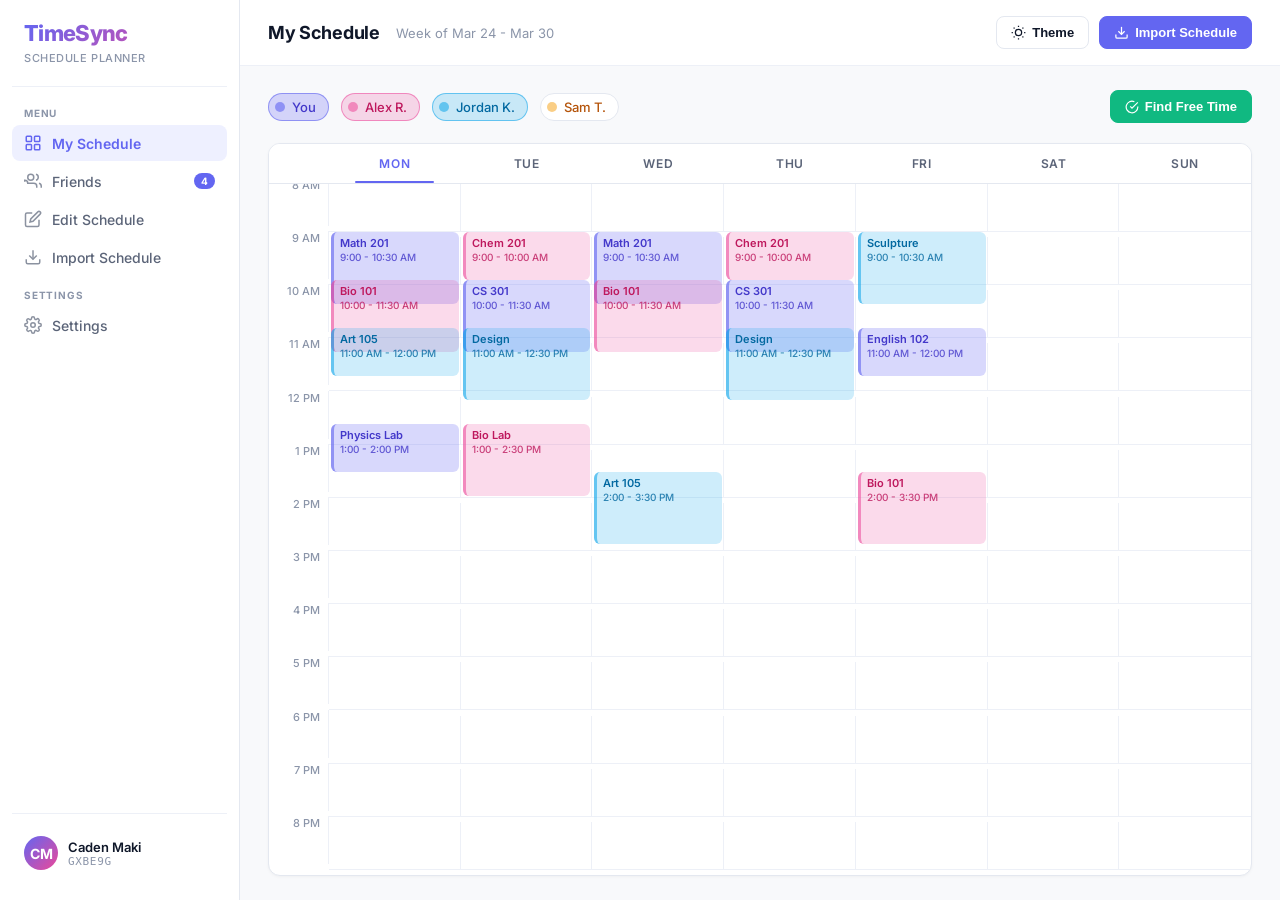
<file: prototypes/dashboard.html>
<!DOCTYPE html>
<html lang="en">
<head>
<meta charset="UTF-8" />
<meta name="viewport" content="width=device-width, initial-scale=1.0" />
<title>TimeSync - Dashboard Prototype</title>
<link href="https://fonts.googleapis.com/css2?family=Inter:wght@400;500;600;700;800&display=swap" rel="stylesheet" />
<style>
/* ========== RESET & TOKENS ========== */
*, *::before, *::after { box-sizing: border-box; margin: 0; padding: 0; }

:root {
  --bg: #f8f9fb;
  --bg-sidebar: #ffffff;
  --bg-card: #ffffff;
  --bg-grid: #ffffff;
  --bg-hover: #f1f3f9;
  --bg-input: #f4f6fa;
  --text: #0f1729;
  --text-secondary: #5b6478;
  --text-muted: #8b95a9;
  --border: #e4e8f0;
  --border-soft: #edf0f7;
  --accent: #6366f1;
  --accent-soft: #eef0ff;
  --accent-hover: #4f46e5;
  --accent-text: #ffffff;
  --green: #10b981;
  --green-soft: #d1fae5;
  --green-border: #6ee7b7;
  --red: #ef4444;
  --red-soft: #fee2e2;
  --orange: #f59e0b;
  --orange-soft: #fef3c7;
  --shadow-sm: 0 1px 3px rgba(0,0,0,0.04);
  --shadow: 0 4px 16px rgba(0,0,0,0.06);
  --shadow-lg: 0 12px 40px rgba(0,0,0,0.08);
  --radius: 12px;
  --radius-sm: 8px;
  --radius-xs: 6px;
  --sidebar-w: 240px;
  --topbar-h: 0px;

  /* Schedule colors */
  --sched-you: rgba(99, 102, 241, 0.25);
  --sched-you-border: rgba(99, 102, 241, 0.6);
  --sched-you-text: #4338ca;
  --sched-friend1: rgba(236, 72, 153, 0.2);
  --sched-friend1-border: rgba(236, 72, 153, 0.55);
  --sched-friend1-text: #be185d;
  --sched-friend2: rgba(14, 165, 233, 0.2);
  --sched-friend2-border: rgba(14, 165, 233, 0.55);
  --sched-friend2-text: #0369a1;
  --sched-friend3: rgba(245, 158, 11, 0.2);
  --sched-friend3-border: rgba(245, 158, 11, 0.5);
  --sched-friend3-text: #b45309;
  --sched-free: rgba(16, 185, 129, 0.15);
  --sched-free-border: rgba(16, 185, 129, 0.5);
}

[data-theme="dark"] {
  --bg: #0c0f1a;
  --bg-sidebar: #111627;
  --bg-card: #151a2e;
  --bg-grid: #151a2e;
  --bg-hover: #1c2240;
  --bg-input: #1c2240;
  --text: #e2e8f0;
  --text-secondary: #94a3b8;
  --text-muted: #64748b;
  --border: #1e293b;
  --border-soft: #1a2235;
  --accent: #818cf8;
  --accent-soft: rgba(129, 140, 248, 0.12);
  --accent-hover: #a5b4fc;
  --accent-text: #0f1729;
  --green: #34d399;
  --green-soft: rgba(52, 211, 153, 0.12);
  --green-border: rgba(52, 211, 153, 0.4);
  --red: #f87171;
  --red-soft: rgba(248, 113, 113, 0.12);
  --orange: #fbbf24;
  --orange-soft: rgba(251, 191, 36, 0.12);
  --shadow-sm: 0 1px 3px rgba(0,0,0,0.2);
  --shadow: 0 4px 16px rgba(0,0,0,0.25);
  --shadow-lg: 0 12px 40px rgba(0,0,0,0.35);

  --sched-you: rgba(129, 140, 248, 0.2);
  --sched-you-border: rgba(129, 140, 248, 0.5);
  --sched-you-text: #a5b4fc;
  --sched-friend1: rgba(244, 114, 182, 0.15);
  --sched-friend1-border: rgba(244, 114, 182, 0.45);
  --sched-friend1-text: #f9a8d4;
  --sched-friend2: rgba(56, 189, 248, 0.15);
  --sched-friend2-border: rgba(56, 189, 248, 0.45);
  --sched-friend2-text: #7dd3fc;
  --sched-friend3: rgba(251, 191, 36, 0.15);
  --sched-friend3-border: rgba(251, 191, 36, 0.4);
  --sched-friend3-text: #fcd34d;
  --sched-free: rgba(52, 211, 153, 0.12);
  --sched-free-border: rgba(52, 211, 153, 0.35);
}

body {
  font-family: 'Inter', -apple-system, BlinkMacSystemFont, sans-serif;
  background: var(--bg);
  color: var(--text);
  min-height: 100vh;
  display: flex;
  -webkit-font-smoothing: antialiased;
}

/* ========== SIDEBAR ========== */
.sidebar {
  width: var(--sidebar-w);
  height: 100vh;
  position: fixed;
  left: 0; top: 0;
  background: var(--bg-sidebar);
  border-right: 1px solid var(--border);
  display: flex;
  flex-direction: column;
  padding: 20px 12px;
  z-index: 100;
  transition: transform 0.25s ease;
}

.sidebar-brand {
  padding: 0 12px 20px;
  border-bottom: 1px solid var(--border-soft);
  margin-bottom: 8px;
}

.sidebar-brand h1 {
  font-size: 22px;
  font-weight: 800;
  letter-spacing: -0.03em;
  background: linear-gradient(135deg, var(--accent), #ec4899);
  -webkit-background-clip: text;
  -webkit-text-fill-color: transparent;
}

.sidebar-brand span {
  font-size: 11px;
  color: var(--text-muted);
  font-weight: 500;
  letter-spacing: 0.05em;
  text-transform: uppercase;
}

.nav-section {
  margin-top: 12px;
}

.nav-section-label {
  font-size: 10px;
  font-weight: 700;
  text-transform: uppercase;
  letter-spacing: 0.08em;
  color: var(--text-muted);
  padding: 0 12px;
  margin-bottom: 6px;
}

.nav-item {
  display: flex;
  align-items: center;
  gap: 10px;
  padding: 9px 12px;
  border-radius: var(--radius-sm);
  color: var(--text-secondary);
  font-size: 14px;
  font-weight: 500;
  cursor: pointer;
  transition: all 0.15s ease;
  text-decoration: none;
  margin-bottom: 2px;
}

.nav-item:hover {
  background: var(--bg-hover);
  color: var(--text);
}

.nav-item.active {
  background: var(--accent-soft);
  color: var(--accent);
  font-weight: 600;
}

.nav-item svg {
  width: 18px;
  height: 18px;
  flex-shrink: 0;
  opacity: 0.7;
}

.nav-item.active svg { opacity: 1; }

.nav-badge {
  margin-left: auto;
  background: var(--accent);
  color: var(--accent-text);
  font-size: 10px;
  font-weight: 700;
  padding: 2px 7px;
  border-radius: 99px;
  min-width: 20px;
  text-align: center;
}

.sidebar-footer {
  margin-top: auto;
  padding-top: 12px;
  border-top: 1px solid var(--border-soft);
}

.user-card {
  display: flex;
  align-items: center;
  gap: 10px;
  padding: 10px 12px;
  border-radius: var(--radius-sm);
  cursor: pointer;
  transition: background 0.15s;
}

.user-card:hover { background: var(--bg-hover); }

.user-avatar {
  width: 34px;
  height: 34px;
  border-radius: 99px;
  background: linear-gradient(135deg, var(--accent), #ec4899);
  display: flex;
  align-items: center;
  justify-content: center;
  color: white;
  font-weight: 700;
  font-size: 14px;
  flex-shrink: 0;
}

.user-card-info {
  flex: 1;
  min-width: 0;
}

.user-card-name {
  font-size: 13px;
  font-weight: 600;
  white-space: nowrap;
  overflow: hidden;
  text-overflow: ellipsis;
}

.user-card-code {
  font-size: 11px;
  color: var(--text-muted);
  font-family: 'SF Mono', 'Fira Code', monospace;
  letter-spacing: 0.06em;
}

/* ========== MAIN CONTENT ========== */
.main {
  margin-left: var(--sidebar-w);
  flex: 1;
  min-height: 100vh;
  display: flex;
  flex-direction: column;
}

.topbar {
  display: flex;
  align-items: center;
  justify-content: space-between;
  padding: 16px 28px;
  border-bottom: 1px solid var(--border-soft);
  background: var(--bg-sidebar);
  position: sticky;
  top: 0;
  z-index: 50;
}

.topbar-left {
  display: flex;
  align-items: center;
  gap: 16px;
}

.topbar-left h2 {
  font-size: 18px;
  font-weight: 700;
  letter-spacing: -0.01em;
}

.topbar-right {
  display: flex;
  align-items: center;
  gap: 10px;
}

.btn {
  display: inline-flex;
  align-items: center;
  gap: 6px;
  padding: 8px 14px;
  border-radius: var(--radius-sm);
  font-size: 13px;
  font-weight: 600;
  cursor: pointer;
  border: 1px solid var(--border);
  background: var(--bg-card);
  color: var(--text);
  transition: all 0.15s ease;
}

.btn:hover {
  border-color: var(--accent);
  color: var(--accent);
}

.btn svg { width: 15px; height: 15px; }

.btn-primary {
  background: var(--accent);
  color: var(--accent-text);
  border-color: var(--accent);
}

.btn-primary:hover {
  background: var(--accent-hover);
  border-color: var(--accent-hover);
  color: var(--accent-text);
}

.btn-success {
  background: var(--green);
  color: white;
  border-color: var(--green);
}

.btn-success:hover {
  filter: brightness(1.08);
  color: white;
}

.btn-icon {
  padding: 8px;
  border-radius: var(--radius-sm);
  background: transparent;
  border: 1px solid var(--border);
  cursor: pointer;
  color: var(--text-secondary);
  display: flex;
  align-items: center;
  justify-content: center;
  transition: all 0.15s ease;
}

.btn-icon:hover {
  background: var(--bg-hover);
  border-color: var(--accent);
  color: var(--accent);
}

.btn-icon svg { width: 16px; height: 16px; }

.theme-btn {
  width: 34px; height: 34px;
}

/* ========== CONTENT AREA ========== */
.content {
  flex: 1;
  padding: 24px 28px;
  display: flex;
  flex-direction: column;
  gap: 20px;
}

/* ========== FRIEND TOGGLES ========== */
.schedule-controls {
  display: flex;
  align-items: center;
  gap: 12px;
  flex-wrap: wrap;
}

.friend-chip {
  display: flex;
  align-items: center;
  gap: 7px;
  padding: 5px 12px 5px 6px;
  border-radius: 99px;
  font-size: 13px;
  font-weight: 500;
  cursor: pointer;
  border: 1.5px solid var(--border);
  background: var(--bg-card);
  transition: all 0.15s ease;
  user-select: none;
}

.friend-chip .dot {
  width: 10px;
  height: 10px;
  border-radius: 99px;
  flex-shrink: 0;
}

.friend-chip.active { border-color: currentColor; }
.friend-chip.you { color: var(--sched-you-text); }
.friend-chip.you .dot { background: var(--sched-you-border); }
.friend-chip.you.active { background: var(--sched-you); border-color: var(--sched-you-border); }
.friend-chip.f1 { color: var(--sched-friend1-text); }
.friend-chip.f1 .dot { background: var(--sched-friend1-border); }
.friend-chip.f1.active { background: var(--sched-friend1); border-color: var(--sched-friend1-border); }
.friend-chip.f2 { color: var(--sched-friend2-text); }
.friend-chip.f2 .dot { background: var(--sched-friend2-border); }
.friend-chip.f2.active { background: var(--sched-friend2); border-color: var(--sched-friend2-border); }
.friend-chip.f3 { color: var(--sched-friend3-text); }
.friend-chip.f3 .dot { background: var(--sched-friend3-border); }
.friend-chip.f3.active { background: var(--sched-friend3); border-color: var(--sched-friend3-border); }

.controls-right {
  margin-left: auto;
  display: flex;
  align-items: center;
  gap: 8px;
}

/* ========== WEEKLY GRID ========== */
.grid-card {
  background: var(--bg-grid);
  border: 1px solid var(--border);
  border-radius: var(--radius);
  box-shadow: var(--shadow-sm);
  overflow: hidden;
  flex: 1;
  display: flex;
  flex-direction: column;
  min-height: 0;
}

.grid-header {
  display: grid;
  grid-template-columns: 60px repeat(7, 1fr);
  border-bottom: 1px solid var(--border);
  background: var(--bg-card);
}

.grid-header-cell {
  padding: 12px 8px;
  text-align: center;
  font-size: 12px;
  font-weight: 600;
  color: var(--text-secondary);
  text-transform: uppercase;
  letter-spacing: 0.05em;
}

.grid-header-cell.today {
  color: var(--accent);
  position: relative;
}

.grid-header-cell.today::after {
  content: '';
  position: absolute;
  bottom: 0;
  left: 20%;
  right: 20%;
  height: 2px;
  background: var(--accent);
  border-radius: 2px;
}

.grid-body {
  flex: 1;
  overflow-y: auto;
  display: grid;
  grid-template-columns: 60px repeat(7, 1fr);
  position: relative;
}

.time-label {
  padding: 0 8px;
  height: 48px;
  display: flex;
  align-items: flex-start;
  justify-content: flex-end;
  font-size: 11px;
  color: var(--text-muted);
  font-weight: 500;
  border-right: 1px solid var(--border-soft);
  transform: translateY(-6px);
}

.grid-cell {
  height: 48px;
  border-bottom: 1px solid var(--border-soft);
  border-right: 1px solid var(--border-soft);
  position: relative;
  cursor: pointer;
  transition: background 0.1s;
}

.grid-cell:hover {
  background: var(--bg-hover);
}

.grid-cell:nth-child(8n) {
  border-right: none;
}

/* Schedule blocks */
.block {
  position: absolute;
  left: 3px;
  right: 3px;
  border-radius: var(--radius-xs);
  padding: 4px 6px;
  font-size: 11px;
  font-weight: 600;
  overflow: hidden;
  z-index: 5;
  cursor: pointer;
  transition: filter 0.15s, transform 0.1s;
  border-left: 3px solid;
}

.block:hover {
  filter: brightness(0.95);
  transform: scale(1.01);
  z-index: 10;
}

.block-name {
  white-space: nowrap;
  overflow: hidden;
  text-overflow: ellipsis;
}

.block-time {
  font-size: 10px;
  font-weight: 500;
  opacity: 0.8;
  margin-top: 1px;
}

.block.you {
  background: var(--sched-you);
  border-left-color: var(--sched-you-border);
  color: var(--sched-you-text);
}

.block.f1 {
  background: var(--sched-friend1);
  border-left-color: var(--sched-friend1-border);
  color: var(--sched-friend1-text);
}

.block.f2 {
  background: var(--sched-friend2);
  border-left-color: var(--sched-friend2-border);
  color: var(--sched-friend2-text);
}

.block.f3 {
  background: var(--sched-friend3);
  border-left-color: var(--sched-friend3-border);
  color: var(--sched-friend3-text);
}

.block.free {
  background: var(--sched-free);
  border-left-color: var(--sched-free-border);
  color: var(--green);
  border-style: dashed;
  border-left-style: solid;
}

/* Overlapping blocks: offset */
.block.offset-1 { left: calc(50% + 2px); }
.block.offset-0 { right: calc(50% + 2px); }

/* ========== FREE TIME PANEL ========== */
.free-time-panel {
  background: var(--bg-card);
  border: 1px solid var(--border);
  border-radius: var(--radius);
  box-shadow: var(--shadow-sm);
  overflow: hidden;
}

.panel-header {
  display: flex;
  align-items: center;
  justify-content: space-between;
  padding: 14px 18px;
  border-bottom: 1px solid var(--border-soft);
}

.panel-header h3 {
  font-size: 14px;
  font-weight: 700;
  display: flex;
  align-items: center;
  gap: 8px;
}

.panel-header h3 .indicator {
  width: 8px;
  height: 8px;
  border-radius: 99px;
  background: var(--green);
  animation: pulse 2s infinite;
}

@keyframes pulse {
  0%, 100% { opacity: 1; }
  50% { opacity: 0.4; }
}

.free-slot {
  display: flex;
  align-items: center;
  gap: 12px;
  padding: 12px 18px;
  border-bottom: 1px solid var(--border-soft);
  transition: background 0.15s;
  cursor: pointer;
}

.free-slot:last-child { border-bottom: none; }
.free-slot:hover { background: var(--bg-hover); }

.free-slot-day {
  font-size: 12px;
  font-weight: 700;
  color: var(--accent);
  width: 36px;
  flex-shrink: 0;
}

.free-slot-time {
  font-size: 13px;
  font-weight: 600;
  color: var(--text);
}

.free-slot-duration {
  font-size: 11px;
  color: var(--text-muted);
  margin-left: auto;
  background: var(--green-soft);
  color: var(--green);
  padding: 2px 8px;
  border-radius: 99px;
  font-weight: 600;
}

/* ========== MOBILE ========== */
.mobile-header {
  display: none;
  align-items: center;
  justify-content: space-between;
  padding: 12px 16px;
  border-bottom: 1px solid var(--border);
  background: var(--bg-sidebar);
  position: sticky;
  top: 0;
  z-index: 200;
}

.mobile-header h1 {
  font-size: 18px;
  font-weight: 800;
  background: linear-gradient(135deg, var(--accent), #ec4899);
  -webkit-background-clip: text;
  -webkit-text-fill-color: transparent;
}

.hamburger {
  width: 36px;
  height: 36px;
  display: flex;
  align-items: center;
  justify-content: center;
  border: 1px solid var(--border);
  border-radius: var(--radius-sm);
  background: transparent;
  cursor: pointer;
  color: var(--text);
}

.sidebar-overlay {
  display: none;
  position: fixed;
  inset: 0;
  background: rgba(0,0,0,0.4);
  z-index: 99;
}

@media (max-width: 768px) {
  .sidebar {
    transform: translateX(-100%);
  }
  .sidebar.open {
    transform: translateX(0);
  }
  .sidebar-overlay.open {
    display: block;
  }
  .mobile-header {
    display: flex;
  }
  .main {
    margin-left: 0;
  }
  .topbar {
    display: none;
  }
  .content {
    padding: 16px;
  }
  .grid-header-cell, .time-label {
    font-size: 10px;
  }
  .grid-header {
    grid-template-columns: 40px repeat(7, 1fr);
  }
  .grid-body {
    grid-template-columns: 40px repeat(7, 1fr);
  }
  .controls-right {
    margin-left: 0;
    width: 100%;
    justify-content: flex-end;
  }
  .schedule-controls {
    gap: 6px;
  }
  .friend-chip {
    font-size: 12px;
    padding: 4px 9px 4px 5px;
  }
  .free-time-panel {
    margin-bottom: 16px;
  }
}

/* ========== UTILITIES ========== */
.text-muted { color: var(--text-muted); }
.text-sm { font-size: 13px; }
.flex { display: flex; }
.items-center { align-items: center; }
.gap-2 { gap: 8px; }
.gap-3 { gap: 12px; }
.ml-auto { margin-left: auto; }

/* Scrollbar */
::-webkit-scrollbar { width: 6px; }
::-webkit-scrollbar-track { background: transparent; }
::-webkit-scrollbar-thumb { background: var(--border); border-radius: 3px; }
::-webkit-scrollbar-thumb:hover { background: var(--text-muted); }
</style>
</head>
<body>

<!-- Mobile Header -->
<div class="mobile-header">
  <h1>TimeSync</h1>
  <div class="flex gap-2">
    <button class="btn-icon theme-btn" onclick="toggleTheme()">
      <svg id="theme-icon-mobile" viewBox="0 0 24 24" fill="none" stroke="currentColor" stroke-width="2"><circle cx="12" cy="12" r="5"/><path d="M12 1v2M12 21v2M4.22 4.22l1.42 1.42M18.36 18.36l1.42 1.42M1 12h2M21 12h2M4.22 19.78l1.42-1.42M18.36 5.64l1.42-1.42"/></svg>
    </button>
    <button class="hamburger" onclick="toggleSidebar()">
      <svg width="18" height="18" viewBox="0 0 24 24" fill="none" stroke="currentColor" stroke-width="2"><line x1="3" y1="6" x2="21" y2="6"/><line x1="3" y1="12" x2="21" y2="12"/><line x1="3" y1="18" x2="21" y2="18"/></svg>
    </button>
  </div>
</div>

<div class="sidebar-overlay" id="sidebar-overlay" onclick="toggleSidebar()"></div>

<!-- Sidebar -->
<nav class="sidebar" id="sidebar">
  <div class="sidebar-brand">
    <h1>TimeSync</h1>
    <span>Schedule Planner</span>
  </div>

  <div class="nav-section">
    <div class="nav-section-label">Menu</div>
    <a class="nav-item active" href="dashboard.html">
      <svg viewBox="0 0 24 24" fill="none" stroke="currentColor" stroke-width="2"><rect x="3" y="3" width="7" height="7" rx="1"/><rect x="14" y="3" width="7" height="7" rx="1"/><rect x="3" y="14" width="7" height="7" rx="1"/><rect x="14" y="14" width="7" height="7" rx="1"/></svg>
      My Schedule
    </a>
    <a class="nav-item" href="friends.html">
      <svg viewBox="0 0 24 24" fill="none" stroke="currentColor" stroke-width="2"><path d="M17 21v-2a4 4 0 00-4-4H5a4 4 0 00-4-4v2"/><circle cx="9" cy="7" r="4"/><path d="M23 21v-2a4 4 0 00-3-3.87"/><path d="M16 3.13a4 4 0 010 7.75"/></svg>
      Friends
      <span class="nav-badge">4</span>
    </a>
    <a class="nav-item" href="editor.html">
      <svg viewBox="0 0 24 24" fill="none" stroke="currentColor" stroke-width="2"><path d="M11 4H4a2 2 0 00-2 2v14a2 2 0 002 2h14a2 2 0 002-2v-7"/><path d="M18.5 2.5a2.121 2.121 0 013 3L12 15l-4 1 1-4 9.5-9.5z"/></svg>
      Edit Schedule
    </a>
    <a class="nav-item" href="#">
      <svg viewBox="0 0 24 24" fill="none" stroke="currentColor" stroke-width="2"><path d="M21 15v4a2 2 0 01-2 2H5a2 2 0 01-2-2v-4"/><polyline points="7 10 12 15 17 10"/><line x1="12" y1="15" x2="12" y2="3"/></svg>
      Import Schedule
    </a>
  </div>

  <div class="nav-section">
    <div class="nav-section-label">Settings</div>
    <a class="nav-item" href="#">
      <svg viewBox="0 0 24 24" fill="none" stroke="currentColor" stroke-width="2"><circle cx="12" cy="12" r="3"/><path d="M19.4 15a1.65 1.65 0 00.33 1.82l.06.06a2 2 0 010 2.83 2 2 0 01-2.83 0l-.06-.06a1.65 1.65 0 00-1.82-.33 1.65 1.65 0 00-1 1.51V21a2 2 0 01-4 0v-.09A1.65 1.65 0 009 19.4a1.65 1.65 0 00-1.82.33l-.06.06a2 2 0 01-2.83-2.83l.06-.06A1.65 1.65 0 004.68 15a1.65 1.65 0 00-1.51-1H3a2 2 0 010-4h.09A1.65 1.65 0 004.6 9a1.65 1.65 0 00-.33-1.82l-.06-.06a2 2 0 012.83-2.83l.06.06A1.65 1.65 0 009 4.68a1.65 1.65 0 001-1.51V3a2 2 0 014 0v.09a1.65 1.65 0 001 1.51 1.65 1.65 0 001.82-.33l.06-.06a2 2 0 012.83 2.83l-.06.06A1.65 1.65 0 0019.4 9a1.65 1.65 0 001.51 1H21a2 2 0 010 4h-.09a1.65 1.65 0 00-1.51 1z"/></svg>
      Settings
    </a>
  </div>

  <div class="sidebar-footer">
    <div class="user-card">
      <div class="user-avatar">CM</div>
      <div class="user-card-info">
        <div class="user-card-name">Caden Maki</div>
        <div class="user-card-code">GXBE9G</div>
      </div>
    </div>
  </div>
</nav>

<!-- Main Content -->
<main class="main">
  <div class="topbar">
    <div class="topbar-left">
      <h2>My Schedule</h2>
      <span class="text-sm text-muted">Week of Mar 24 - Mar 30</span>
    </div>
    <div class="topbar-right">
      <button class="btn" onclick="toggleTheme()">
        <svg id="theme-icon" viewBox="0 0 24 24" fill="none" stroke="currentColor" stroke-width="2"><circle cx="12" cy="12" r="5"/><path d="M12 1v2M12 21v2M4.22 4.22l1.42 1.42M18.36 18.36l1.42 1.42M1 12h2M21 12h2M4.22 19.78l1.42-1.42M18.36 5.64l1.42-1.42"/></svg>
        Theme
      </button>
      <button class="btn-primary btn">
        <svg viewBox="0 0 24 24" fill="none" stroke="currentColor" stroke-width="2"><path d="M21 15v4a2 2 0 01-2 2H5a2 2 0 01-2-2v-4"/><polyline points="7 10 12 15 17 10"/><line x1="12" y1="15" x2="12" y2="3"/></svg>
        Import Schedule
      </button>
    </div>
  </div>

  <div class="content">
    <!-- Friend Toggle Chips -->
    <div class="schedule-controls">
      <div class="friend-chip you active">
        <span class="dot"></span> You
      </div>
      <div class="friend-chip f1 active">
        <span class="dot"></span> Alex R.
      </div>
      <div class="friend-chip f2 active">
        <span class="dot"></span> Jordan K.
      </div>
      <div class="friend-chip f3">
        <span class="dot"></span> Sam T.
      </div>

      <div class="controls-right">
        <button class="btn-success btn" id="free-time-btn" onclick="toggleFreeTime()">
          <svg viewBox="0 0 24 24" fill="none" stroke="currentColor" stroke-width="2" style="width:14px;height:14px"><path d="M22 11.08V12a10 10 0 11-5.93-9.14"/><polyline points="22 4 12 14.01 9 11.01"/></svg>
          Find Free Time
        </button>
      </div>
    </div>

    <!-- Weekly Grid -->
    <div class="grid-card">
      <div class="grid-header">
        <div class="grid-header-cell"></div>
        <div class="grid-header-cell today">Mon</div>
        <div class="grid-header-cell">Tue</div>
        <div class="grid-header-cell">Wed</div>
        <div class="grid-header-cell">Thu</div>
        <div class="grid-header-cell">Fri</div>
        <div class="grid-header-cell">Sat</div>
        <div class="grid-header-cell">Sun</div>
      </div>
      <div class="grid-body" id="grid-body">
        <!-- JS will populate -->
      </div>
    </div>

    <!-- Free Time Results -->
    <div class="free-time-panel" id="free-panel" style="display:none;">
      <div class="panel-header">
        <h3><span class="indicator"></span> Available Meetup Windows</h3>
        <span class="text-sm text-muted">Based on 3 selected schedules</span>
      </div>
      <div class="free-slot">
        <span class="free-slot-day">MON</span>
        <span class="free-slot-time">12:00 PM - 2:00 PM</span>
        <span class="free-slot-duration">2 hrs</span>
      </div>
      <div class="free-slot">
        <span class="free-slot-day">TUE</span>
        <span class="free-slot-time">3:00 PM - 5:30 PM</span>
        <span class="free-slot-duration">2.5 hrs</span>
      </div>
      <div class="free-slot">
        <span class="free-slot-day">WED</span>
        <span class="free-slot-time">11:00 AM - 1:00 PM</span>
        <span class="free-slot-duration">2 hrs</span>
      </div>
      <div class="free-slot">
        <span class="free-slot-day">THU</span>
        <span class="free-slot-time">4:00 PM - 6:00 PM</span>
        <span class="free-slot-duration">2 hrs</span>
      </div>
      <div class="free-slot">
        <span class="free-slot-day">FRI</span>
        <span class="free-slot-time">1:00 PM - 4:00 PM</span>
        <span class="free-slot-duration">3 hrs</span>
      </div>
    </div>
  </div>
</main>

<script>
// Theme
function toggleTheme() {
  const html = document.documentElement;
  const isDark = html.getAttribute('data-theme') === 'dark';
  html.setAttribute('data-theme', isDark ? 'light' : 'dark');
}

// Mobile sidebar
function toggleSidebar() {
  document.getElementById('sidebar').classList.toggle('open');
  document.getElementById('sidebar-overlay').classList.toggle('open');
}

// Free time panel
function toggleFreeTime() {
  const panel = document.getElementById('free-panel');
  panel.style.display = panel.style.display === 'none' ? 'block' : 'none';
  document.getElementById('free-time-btn').classList.toggle('active');
  // Toggle free time blocks on grid
  document.querySelectorAll('.block.free').forEach(b => {
    b.style.display = b.style.display === 'none' ? 'block' : 'none';
  });
}

// Friend chip toggle
document.querySelectorAll('.friend-chip').forEach(chip => {
  chip.onclick = () => {
    chip.classList.toggle('active');
  };
});

// Build grid
const hours = [];
for (let h = 8; h <= 20; h++) {
  const ampm = h >= 12 ? 'PM' : 'AM';
  const display = h > 12 ? h - 12 : h;
  hours.push(`${display} ${ampm}`);
}

const gridBody = document.getElementById('grid-body');
hours.forEach((label, idx) => {
  const timeEl = document.createElement('div');
  timeEl.className = 'time-label';
  timeEl.textContent = label;
  gridBody.appendChild(timeEl);

  for (let d = 0; d < 7; d++) {
    const cell = document.createElement('div');
    cell.className = 'grid-cell';
    cell.dataset.hour = idx + 8;
    cell.dataset.day = d;
    gridBody.appendChild(cell);
  }
});

// Demo schedule blocks (positioned absolutely within grid cells)
const blocks = [
  // Your blocks (indigo)
  { day: 0, start: 9, end: 10.5, label: 'Math 201', sub: '9:00 - 10:30 AM', cls: 'you' },
  { day: 0, start: 13, end: 14, label: 'Physics Lab', sub: '1:00 - 2:00 PM', cls: 'you' },
  { day: 1, start: 10, end: 11.5, label: 'CS 301', sub: '10:00 - 11:30 AM', cls: 'you' },
  { day: 2, start: 9, end: 10.5, label: 'Math 201', sub: '9:00 - 10:30 AM', cls: 'you' },
  { day: 3, start: 10, end: 11.5, label: 'CS 301', sub: '10:00 - 11:30 AM', cls: 'you' },
  { day: 4, start: 11, end: 12, label: 'English 102', sub: '11:00 AM - 12:00 PM', cls: 'you' },

  // Alex (pink)
  { day: 0, start: 10, end: 11.5, label: 'Bio 101', sub: '10:00 - 11:30 AM', cls: 'f1' },
  { day: 1, start: 9, end: 10, label: 'Chem 201', sub: '9:00 - 10:00 AM', cls: 'f1' },
  { day: 1, start: 13, end: 14.5, label: 'Bio Lab', sub: '1:00 - 2:30 PM', cls: 'f1' },
  { day: 2, start: 10, end: 11.5, label: 'Bio 101', sub: '10:00 - 11:30 AM', cls: 'f1' },
  { day: 3, start: 9, end: 10, label: 'Chem 201', sub: '9:00 - 10:00 AM', cls: 'f1' },
  { day: 4, start: 14, end: 15.5, label: 'Bio 101', sub: '2:00 - 3:30 PM', cls: 'f1' },

  // Jordan (blue)
  { day: 0, start: 11, end: 12, label: 'Art 105', sub: '11:00 AM - 12:00 PM', cls: 'f2' },
  { day: 1, start: 11, end: 12.5, label: 'Design', sub: '11:00 AM - 12:30 PM', cls: 'f2' },
  { day: 2, start: 14, end: 15.5, label: 'Art 105', sub: '2:00 - 3:30 PM', cls: 'f2' },
  { day: 3, start: 11, end: 12.5, label: 'Design', sub: '11:00 AM - 12:30 PM', cls: 'f2' },
  { day: 4, start: 9, end: 10.5, label: 'Sculpture', sub: '9:00 - 10:30 AM', cls: 'f2' },

  // Free time blocks (green dashed)
  { day: 0, start: 14, end: 16, label: 'Everyone free', sub: '2:00 - 4:00 PM', cls: 'free', hidden: true },
  { day: 1, start: 15, end: 17, label: 'Everyone free', sub: '3:00 - 5:00 PM', cls: 'free', hidden: true },
  { day: 2, start: 11.5, end: 13.5, label: 'Everyone free', sub: '11:30 AM - 1:30 PM', cls: 'free', hidden: true },
  { day: 3, start: 14, end: 16, label: 'Everyone free', sub: '2:00 - 4:00 PM', cls: 'free', hidden: true },
  { day: 4, start: 12, end: 14, label: 'Everyone free', sub: '12:00 - 2:00 PM', cls: 'free', hidden: true },
];

const cellH = 48;
const startHour = 8;

blocks.forEach(b => {
  const col = b.day + 2; // grid column (1-indexed, col 1 = time labels)
  const topPx = (b.start - startHour) * cellH;
  const heightPx = (b.end - b.start) * cellH;

  const el = document.createElement('div');
  el.className = `block ${b.cls}`;
  el.style.cssText = `
    top: ${topPx}px;
    height: ${heightPx}px;
    grid-column: ${col};
    grid-row: 1 / -1;
    position: absolute;
    ${b.hidden ? 'display:none;' : ''}
  `;
  el.innerHTML = `<div class="block-name">${b.label}</div><div class="block-time">${b.sub}</div>`;

  // We need to place blocks absolutely within the grid-body
  gridBody.style.position = 'relative';
  el.style.position = 'absolute';

  gridBody.appendChild(el);
});

// Reposition blocks based on grid layout
function positionBlocks() {
  const cells = gridBody.querySelectorAll('.grid-cell');
  if (!cells.length) return;

  const firstCell = cells[0];
  const gridRect = gridBody.getBoundingClientRect();
  const cellRect = firstCell.getBoundingClientRect();
  const colWidth = cellRect.width;
  const timeColWidth = gridBody.querySelector('.time-label')?.getBoundingClientRect().width || 60;

  document.querySelectorAll('.block').forEach(el => {
    const col = parseInt(el.style.gridColumn) - 2;
    const left = timeColWidth + col * colWidth + 2;
    el.style.left = left + 'px';
    el.style.width = (colWidth - 4) + 'px';
    el.style.gridColumn = '';
    el.style.gridRow = '';
  });
}

// Run after layout
requestAnimationFrame(() => {
  requestAnimationFrame(positionBlocks);
});
window.addEventListener('resize', positionBlocks);
</script>
</body>
</html>
</file>
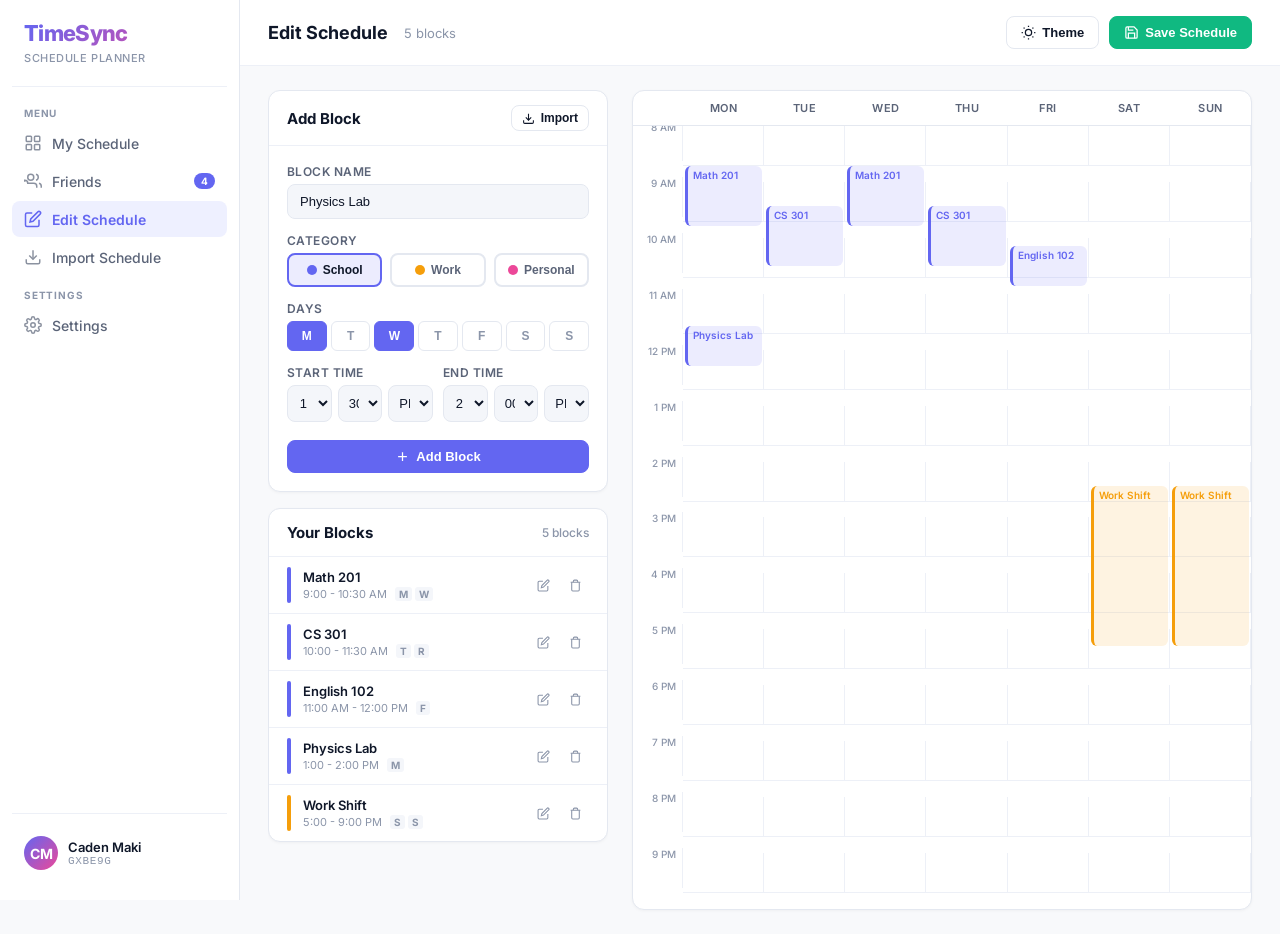
<file: prototypes/editor.html>
<!DOCTYPE html>
<html lang="en">
<head>
<meta charset="UTF-8" />
<meta name="viewport" content="width=device-width, initial-scale=1.0" />
<title>TimeSync - Edit Schedule Prototype</title>
<link href="https://fonts.googleapis.com/css2?family=Inter:wght@400;500;600;700;800&display=swap" rel="stylesheet" />
<style>
*, *::before, *::after { box-sizing: border-box; margin: 0; padding: 0; }

:root {
  --bg: #f8f9fb; --bg-sidebar: #ffffff; --bg-card: #ffffff; --bg-hover: #f1f3f9;
  --bg-input: #f4f6fa; --text: #0f1729; --text-secondary: #5b6478;
  --text-muted: #8b95a9; --border: #e4e8f0; --border-soft: #edf0f7;
  --accent: #6366f1; --accent-soft: #eef0ff; --accent-hover: #4f46e5;
  --accent-text: #ffffff; --green: #10b981; --green-soft: #d1fae5;
  --red: #ef4444; --red-soft: #fee2e2;
  --shadow-sm: 0 1px 3px rgba(0,0,0,0.04); --shadow: 0 4px 16px rgba(0,0,0,0.06);
  --radius: 12px; --radius-sm: 8px; --radius-xs: 6px; --sidebar-w: 240px;
  --cat-school: #6366f1; --cat-school-soft: rgba(99,102,241,0.12);
  --cat-work: #f59e0b; --cat-work-soft: rgba(245,158,11,0.12);
  --cat-personal: #ec4899; --cat-personal-soft: rgba(236,72,153,0.12);
}

[data-theme="dark"] {
  --bg: #0c0f1a; --bg-sidebar: #111627; --bg-card: #151a2e; --bg-hover: #1c2240;
  --bg-input: #1c2240; --text: #e2e8f0; --text-secondary: #94a3b8;
  --text-muted: #64748b; --border: #1e293b; --border-soft: #1a2235;
  --accent: #818cf8; --accent-soft: rgba(129,140,248,0.12); --accent-hover: #a5b4fc;
  --accent-text: #0f1729; --green: #34d399; --green-soft: rgba(52,211,153,0.12);
  --red: #f87171; --red-soft: rgba(248,113,113,0.12);
  --shadow-sm: 0 1px 3px rgba(0,0,0,0.2); --shadow: 0 4px 16px rgba(0,0,0,0.25);
  --cat-school-soft: rgba(129,140,248,0.15);
  --cat-work-soft: rgba(251,191,36,0.15);
  --cat-personal-soft: rgba(244,114,182,0.15);
}

body {
  font-family: 'Inter', -apple-system, sans-serif;
  background: var(--bg); color: var(--text);
  min-height: 100vh; display: flex;
  -webkit-font-smoothing: antialiased;
}

/* Sidebar (reused) */
.sidebar { width: var(--sidebar-w); height: 100vh; position: fixed; left: 0; top: 0; background: var(--bg-sidebar); border-right: 1px solid var(--border); display: flex; flex-direction: column; padding: 20px 12px; z-index: 100; transition: transform 0.25s ease; }
.sidebar-brand { padding: 0 12px 20px; border-bottom: 1px solid var(--border-soft); margin-bottom: 8px; }
.sidebar-brand h1 { font-size: 22px; font-weight: 800; letter-spacing: -0.03em; background: linear-gradient(135deg, var(--accent), #ec4899); -webkit-background-clip: text; -webkit-text-fill-color: transparent; }
.sidebar-brand span { font-size: 11px; color: var(--text-muted); font-weight: 500; letter-spacing: 0.05em; text-transform: uppercase; }
.nav-section { margin-top: 12px; }
.nav-section-label { font-size: 10px; font-weight: 700; text-transform: uppercase; letter-spacing: 0.08em; color: var(--text-muted); padding: 0 12px; margin-bottom: 6px; }
.nav-item { display: flex; align-items: center; gap: 10px; padding: 9px 12px; border-radius: var(--radius-sm); color: var(--text-secondary); font-size: 14px; font-weight: 500; cursor: pointer; transition: all 0.15s ease; text-decoration: none; margin-bottom: 2px; }
.nav-item:hover { background: var(--bg-hover); color: var(--text); }
.nav-item.active { background: var(--accent-soft); color: var(--accent); font-weight: 600; }
.nav-item svg { width: 18px; height: 18px; flex-shrink: 0; opacity: 0.7; }
.nav-item.active svg { opacity: 1; }
.nav-badge { margin-left: auto; background: var(--accent); color: var(--accent-text); font-size: 10px; font-weight: 700; padding: 2px 7px; border-radius: 99px; }
.sidebar-footer { margin-top: auto; padding-top: 12px; border-top: 1px solid var(--border-soft); }
.user-card { display: flex; align-items: center; gap: 10px; padding: 10px 12px; border-radius: var(--radius-sm); cursor: pointer; transition: background 0.15s; }
.user-card:hover { background: var(--bg-hover); }
.user-avatar { width: 34px; height: 34px; border-radius: 99px; background: linear-gradient(135deg, var(--accent), #ec4899); display: flex; align-items: center; justify-content: center; color: white; font-weight: 700; font-size: 14px; flex-shrink: 0; }
.user-card-name { font-size: 13px; font-weight: 600; }
.user-card-code { font-size: 11px; color: var(--text-muted); font-family: monospace; letter-spacing: 0.06em; }

.main { margin-left: var(--sidebar-w); flex: 1; min-height: 100vh; display: flex; flex-direction: column; }
.topbar { display: flex; align-items: center; justify-content: space-between; padding: 16px 28px; border-bottom: 1px solid var(--border-soft); background: var(--bg-sidebar); position: sticky; top: 0; z-index: 50; }
.topbar h2 { font-size: 18px; font-weight: 700; }
.content { flex: 1; padding: 24px 28px; }

.btn { display: inline-flex; align-items: center; gap: 6px; padding: 8px 14px; border-radius: var(--radius-sm); font-size: 13px; font-weight: 600; cursor: pointer; border: 1px solid var(--border); background: var(--bg-card); color: var(--text); transition: all 0.15s ease; }
.btn:hover { border-color: var(--accent); color: var(--accent); }
.btn svg { width: 15px; height: 15px; }
.btn-primary { background: var(--accent); color: var(--accent-text); border-color: var(--accent); }
.btn-primary:hover { background: var(--accent-hover); border-color: var(--accent-hover); color: var(--accent-text); }
.btn-danger { color: var(--red); border-color: var(--red-soft); background: transparent; }
.btn-danger:hover { background: var(--red-soft); }
.btn-success { background: var(--green); color: white; border-color: var(--green); }
.btn-success:hover { filter: brightness(1.08); color: white; }

/* ========== EDITOR LAYOUT ========== */
.editor-layout {
  display: grid;
  grid-template-columns: 340px 1fr;
  gap: 24px;
  height: calc(100vh - 80px);
}

/* Left Panel: Block Form + List */
.editor-panel {
  display: flex;
  flex-direction: column;
  gap: 16px;
  overflow-y: auto;
}

.card {
  background: var(--bg-card);
  border: 1px solid var(--border);
  border-radius: var(--radius);
  box-shadow: var(--shadow-sm);
  overflow: hidden;
}

.card-header {
  padding: 14px 18px;
  border-bottom: 1px solid var(--border-soft);
  font-size: 15px;
  font-weight: 700;
  display: flex;
  align-items: center;
  justify-content: space-between;
}

.card-body { padding: 18px; }

/* Form */
.form-group {
  margin-bottom: 14px;
}

.form-group label {
  display: block;
  font-size: 12px;
  font-weight: 600;
  color: var(--text-secondary);
  margin-bottom: 5px;
  text-transform: uppercase;
  letter-spacing: 0.04em;
}

.form-group input,
.form-group select {
  width: 100%;
  padding: 9px 12px;
  border: 1px solid var(--border);
  border-radius: var(--radius-sm);
  font-size: 13px;
  font-weight: 500;
  background: var(--bg-input);
  color: var(--text);
  outline: none;
  transition: border-color 0.15s;
}

.form-group input:focus,
.form-group select:focus {
  border-color: var(--accent);
  box-shadow: 0 0 0 3px var(--accent-soft);
}

.form-row {
  display: grid;
  grid-template-columns: 1fr 1fr;
  gap: 10px;
}

.time-input-group {
  display: flex;
  gap: 6px;
}

.time-input-group select {
  flex: 1;
  padding: 9px 6px;
  text-align: center;
}

/* Category picker */
.category-picker {
  display: flex;
  gap: 8px;
}

.category-option {
  flex: 1;
  display: flex;
  align-items: center;
  justify-content: center;
  gap: 6px;
  padding: 8px;
  border: 2px solid var(--border);
  border-radius: var(--radius-sm);
  cursor: pointer;
  font-size: 12px;
  font-weight: 600;
  transition: all 0.15s;
  background: transparent;
  color: var(--text-secondary);
}

.category-option .cat-dot {
  width: 10px; height: 10px; border-radius: 99px;
}

.category-option.school .cat-dot { background: var(--cat-school); }
.category-option.work .cat-dot { background: var(--cat-work); }
.category-option.personal .cat-dot { background: var(--cat-personal); }

.category-option.active {
  color: var(--text);
}
.category-option.school.active { border-color: var(--cat-school); background: var(--cat-school-soft); }
.category-option.work.active { border-color: var(--cat-work); background: var(--cat-work-soft); }
.category-option.personal.active { border-color: var(--cat-personal); background: var(--cat-personal-soft); }

/* Day picker */
.day-picker {
  display: flex;
  gap: 4px;
}

.day-pill {
  flex: 1;
  padding: 7px 0;
  border: 1.5px solid var(--border);
  border-radius: var(--radius-xs);
  text-align: center;
  font-size: 12px;
  font-weight: 600;
  cursor: pointer;
  transition: all 0.15s;
  background: transparent;
  color: var(--text-muted);
}

.day-pill:hover { border-color: var(--accent); color: var(--accent); }
.day-pill.active {
  background: var(--accent);
  border-color: var(--accent);
  color: var(--accent-text);
}

/* Block list */
.block-list {
  max-height: none;
}

.block-entry {
  display: flex;
  align-items: center;
  gap: 12px;
  padding: 10px 18px;
  border-bottom: 1px solid var(--border-soft);
  transition: background 0.15s;
}
.block-entry:last-child { border-bottom: none; }
.block-entry:hover { background: var(--bg-hover); }

.block-color-bar {
  width: 4px;
  height: 36px;
  border-radius: 2px;
  flex-shrink: 0;
}
.block-color-bar.school { background: var(--cat-school); }
.block-color-bar.work { background: var(--cat-work); }
.block-color-bar.personal { background: var(--cat-personal); }

.block-entry-info { flex: 1; min-width: 0; }
.block-entry-name { font-size: 13px; font-weight: 600; }
.block-entry-details {
  font-size: 11px; color: var(--text-muted); margin-top: 2px;
  display: flex; gap: 8px;
}

.block-entry-days {
  display: flex; gap: 3px;
}

.block-entry-days span {
  font-size: 10px; font-weight: 700; padding: 1px 4px;
  border-radius: 3px; background: var(--bg-input); color: var(--text-muted);
}

.block-entry-actions {
  display: flex; gap: 4px;
}

.block-entry-actions button {
  width: 28px; height: 28px; border-radius: var(--radius-xs);
  border: 1px solid transparent; background: transparent;
  cursor: pointer; color: var(--text-muted);
  display: flex; align-items: center; justify-content: center;
  transition: all 0.15s;
}
.block-entry-actions button:hover { background: var(--bg-hover); color: var(--text); }
.block-entry-actions button.danger:hover { background: var(--red-soft); color: var(--red); }
.block-entry-actions button svg { width: 13px; height: 13px; }

/* Right: Preview Grid */
.preview-grid {
  background: var(--bg-card);
  border: 1px solid var(--border);
  border-radius: var(--radius);
  box-shadow: var(--shadow-sm);
  overflow: hidden;
  display: flex;
  flex-direction: column;
}

.preview-header {
  display: grid;
  grid-template-columns: 50px repeat(7, 1fr);
  border-bottom: 1px solid var(--border);
}

.preview-header-cell {
  padding: 10px 6px; text-align: center;
  font-size: 11px; font-weight: 600; color: var(--text-secondary);
  text-transform: uppercase; letter-spacing: 0.05em;
}

.preview-body {
  flex: 1; overflow-y: auto;
  display: grid;
  grid-template-columns: 50px repeat(7, 1fr);
  position: relative;
}

.preview-time {
  padding: 0 6px; height: 40px;
  display: flex; align-items: flex-start; justify-content: flex-end;
  font-size: 10px; color: var(--text-muted); font-weight: 500;
  border-right: 1px solid var(--border-soft);
  transform: translateY(-5px);
}

.preview-cell {
  height: 40px;
  border-bottom: 1px solid var(--border-soft);
  border-right: 1px solid var(--border-soft);
  cursor: crosshair;
  transition: background 0.1s;
}
.preview-cell:hover { background: var(--accent-soft); }

.preview-block {
  position: absolute;
  border-radius: var(--radius-xs);
  padding: 3px 5px;
  font-size: 10px;
  font-weight: 600;
  overflow: hidden;
  border-left: 3px solid;
  cursor: pointer;
  transition: filter 0.15s;
}
.preview-block:hover { filter: brightness(0.92); }
.preview-block.school { background: var(--cat-school-soft); border-left-color: var(--cat-school); color: var(--cat-school); }
.preview-block.work { background: var(--cat-work-soft); border-left-color: var(--cat-work); color: var(--cat-work); }
.preview-block.personal { background: var(--cat-personal-soft); border-left-color: var(--cat-personal); color: var(--cat-personal); }

/* Import section */
.import-methods {
  display: flex;
  gap: 10px;
  margin-bottom: 14px;
}

.import-method {
  flex: 1;
  padding: 14px;
  border: 1.5px solid var(--border);
  border-radius: var(--radius-sm);
  text-align: center;
  cursor: pointer;
  transition: all 0.15s;
  background: transparent;
  color: var(--text-secondary);
}

.import-method:hover { border-color: var(--accent); color: var(--accent); }
.import-method.active { border-color: var(--accent); background: var(--accent-soft); color: var(--accent); }

.import-method svg { width: 24px; height: 24px; margin-bottom: 6px; display: block; margin: 0 auto 6px; }
.import-method-label { font-size: 12px; font-weight: 600; }

/* Mobile */
.mobile-header {
  display: none; align-items: center; justify-content: space-between;
  padding: 12px 16px; border-bottom: 1px solid var(--border);
  background: var(--bg-sidebar); position: sticky; top: 0; z-index: 200;
}
.mobile-header h1 { font-size: 18px; font-weight: 800; background: linear-gradient(135deg, var(--accent), #ec4899); -webkit-background-clip: text; -webkit-text-fill-color: transparent; }
.hamburger { width: 36px; height: 36px; display: flex; align-items: center; justify-content: center; border: 1px solid var(--border); border-radius: var(--radius-sm); background: transparent; cursor: pointer; color: var(--text); }
.sidebar-overlay { display: none; position: fixed; inset: 0; background: rgba(0,0,0,0.4); z-index: 99; }

@media (max-width: 768px) {
  .sidebar { transform: translateX(-100%); }
  .sidebar.open { transform: translateX(0); }
  .sidebar-overlay.open { display: block; }
  .mobile-header { display: flex; }
  .main { margin-left: 0; }
  .topbar { display: none; }
  .content { padding: 16px; }
  .editor-layout { grid-template-columns: 1fr; height: auto; }
  .preview-grid { min-height: 400px; }
}

::-webkit-scrollbar { width: 6px; }
::-webkit-scrollbar-track { background: transparent; }
::-webkit-scrollbar-thumb { background: var(--border); border-radius: 3px; }
</style>
</head>
<body>

<div class="mobile-header">
  <h1>TimeSync</h1>
  <button class="hamburger" onclick="toggleSidebar()"><svg width="18" height="18" viewBox="0 0 24 24" fill="none" stroke="currentColor" stroke-width="2"><line x1="3" y1="6" x2="21" y2="6"/><line x1="3" y1="12" x2="21" y2="12"/><line x1="3" y1="18" x2="21" y2="18"/></svg></button>
</div>
<div class="sidebar-overlay" id="sidebar-overlay" onclick="toggleSidebar()"></div>

<nav class="sidebar" id="sidebar">
  <div class="sidebar-brand"><h1>TimeSync</h1><span>Schedule Planner</span></div>
  <div class="nav-section">
    <div class="nav-section-label">Menu</div>
    <a class="nav-item" href="dashboard.html"><svg viewBox="0 0 24 24" fill="none" stroke="currentColor" stroke-width="2"><rect x="3" y="3" width="7" height="7" rx="1"/><rect x="14" y="3" width="7" height="7" rx="1"/><rect x="3" y="14" width="7" height="7" rx="1"/><rect x="14" y="14" width="7" height="7" rx="1"/></svg>My Schedule</a>
    <a class="nav-item" href="friends.html"><svg viewBox="0 0 24 24" fill="none" stroke="currentColor" stroke-width="2"><path d="M17 21v-2a4 4 0 00-4-4H5a4 4 0 00-4-4v2"/><circle cx="9" cy="7" r="4"/><path d="M23 21v-2a4 4 0 00-3-3.87"/><path d="M16 3.13a4 4 0 010 7.75"/></svg>Friends<span class="nav-badge">4</span></a>
    <a class="nav-item active" href="editor.html"><svg viewBox="0 0 24 24" fill="none" stroke="currentColor" stroke-width="2"><path d="M11 4H4a2 2 0 00-2 2v14a2 2 0 002 2h14a2 2 0 002-2v-7"/><path d="M18.5 2.5a2.121 2.121 0 013 3L12 15l-4 1 1-4 9.5-9.5z"/></svg>Edit Schedule</a>
    <a class="nav-item" href="#"><svg viewBox="0 0 24 24" fill="none" stroke="currentColor" stroke-width="2"><path d="M21 15v4a2 2 0 01-2 2H5a2 2 0 01-2-2v-4"/><polyline points="7 10 12 15 17 10"/><line x1="12" y1="15" x2="12" y2="3"/></svg>Import Schedule</a>
  </div>
  <div class="nav-section">
    <div class="nav-section-label">Settings</div>
    <a class="nav-item" href="#"><svg viewBox="0 0 24 24" fill="none" stroke="currentColor" stroke-width="2"><circle cx="12" cy="12" r="3"/><path d="M19.4 15a1.65 1.65 0 00.33 1.82l.06.06a2 2 0 010 2.83 2 2 0 01-2.83 0l-.06-.06a1.65 1.65 0 00-1.82-.33 1.65 1.65 0 00-1 1.51V21a2 2 0 01-4 0v-.09A1.65 1.65 0 009 19.4a1.65 1.65 0 00-1.82.33l-.06.06a2 2 0 01-2.83-2.83l.06-.06A1.65 1.65 0 004.68 15a1.65 1.65 0 00-1.51-1H3a2 2 0 010-4h.09A1.65 1.65 0 004.6 9a1.65 1.65 0 00-.33-1.82l-.06-.06a2 2 0 012.83-2.83l.06.06A1.65 1.65 0 009 4.68a1.65 1.65 0 001-1.51V3a2 2 0 014 0v.09a1.65 1.65 0 001 1.51 1.65 1.65 0 001.82-.33l.06-.06a2 2 0 012.83 2.83l-.06.06A1.65 1.65 0 0019.4 9a1.65 1.65 0 001.51 1H21a2 2 0 010 4h-.09a1.65 1.65 0 00-1.51 1z"/></svg>Settings</a>
  </div>
  <div class="sidebar-footer">
    <div class="user-card">
      <div class="user-avatar">CM</div>
      <div class="user-card-info"><div class="user-card-name">Caden Maki</div><div class="user-card-code">GXBE9G</div></div>
    </div>
  </div>
</nav>

<main class="main">
  <div class="topbar">
    <div style="display:flex;align-items:center;gap:16px;">
      <h2>Edit Schedule</h2>
      <span style="font-size:13px;color:var(--text-muted)">5 blocks</span>
    </div>
    <div style="display:flex;gap:10px;">
      <button class="btn" onclick="document.documentElement.setAttribute('data-theme', document.documentElement.getAttribute('data-theme')==='dark'?'light':'dark')">
        <svg viewBox="0 0 24 24" fill="none" stroke="currentColor" stroke-width="2" style="width:15px;height:15px"><circle cx="12" cy="12" r="5"/><path d="M12 1v2M12 21v2M4.22 4.22l1.42 1.42M18.36 18.36l1.42 1.42M1 12h2M21 12h2M4.22 19.78l1.42-1.42M18.36 5.64l1.42-1.42"/></svg>
        Theme
      </button>
      <button class="btn-success btn">
        <svg viewBox="0 0 24 24" fill="none" stroke="currentColor" stroke-width="2" style="width:15px;height:15px"><path d="M19 21H5a2 2 0 01-2-2V5a2 2 0 012-2h11l5 5v11a2 2 0 01-2 2z"/><polyline points="17 21 17 13 7 13 7 21"/><polyline points="7 3 7 8 15 8"/></svg>
        Save Schedule
      </button>
    </div>
  </div>

  <div class="content">
    <div class="editor-layout">
      <!-- Left: Form + Block List -->
      <div class="editor-panel">
        <!-- Add Block Form -->
        <div class="card">
          <div class="card-header">
            Add Block
            <button class="btn" style="padding:5px 10px;font-size:12px;">
              <svg viewBox="0 0 24 24" fill="none" stroke="currentColor" stroke-width="2" style="width:13px;height:13px"><path d="M21 15v4a2 2 0 01-2 2H5a2 2 0 01-2-2v-4"/><polyline points="7 10 12 15 17 10"/><line x1="12" y1="15" x2="12" y2="3"/></svg>
              Import
            </button>
          </div>
          <div class="card-body">
            <div class="form-group">
              <label>Block Name</label>
              <input type="text" placeholder="e.g. Math 201, Work Shift" value="Physics Lab" />
            </div>

            <div class="form-group">
              <label>Category</label>
              <div class="category-picker">
                <button class="category-option school active" onclick="selectCat(this)">
                  <span class="cat-dot"></span> School
                </button>
                <button class="category-option work" onclick="selectCat(this)">
                  <span class="cat-dot"></span> Work
                </button>
                <button class="category-option personal" onclick="selectCat(this)">
                  <span class="cat-dot"></span> Personal
                </button>
              </div>
            </div>

            <div class="form-group">
              <label>Days</label>
              <div class="day-picker">
                <button class="day-pill active">M</button>
                <button class="day-pill">T</button>
                <button class="day-pill active">W</button>
                <button class="day-pill">T</button>
                <button class="day-pill">F</button>
                <button class="day-pill">S</button>
                <button class="day-pill">S</button>
              </div>
            </div>

            <div class="form-row">
              <div class="form-group">
                <label>Start Time</label>
                <div class="time-input-group">
                  <select><option>1</option><option>2</option><option>3</option><option>4</option><option>5</option><option>6</option><option>7</option><option>8</option><option>9</option><option>10</option><option>11</option><option>12</option></select>
                  <select><option>00</option><option>15</option><option selected>30</option><option>45</option></select>
                  <select><option>AM</option><option selected>PM</option></select>
                </div>
              </div>
              <div class="form-group">
                <label>End Time</label>
                <div class="time-input-group">
                  <select><option>1</option><option selected>2</option><option>3</option><option>4</option><option>5</option><option>6</option><option>7</option><option>8</option><option>9</option><option>10</option><option>11</option><option>12</option></select>
                  <select><option selected>00</option><option>15</option><option>30</option><option>45</option></select>
                  <select><option>AM</option><option selected>PM</option></select>
                </div>
              </div>
            </div>

            <button class="btn-primary btn" style="width:100%;justify-content:center;margin-top:4px;">
              <svg viewBox="0 0 24 24" fill="none" stroke="currentColor" stroke-width="2" style="width:15px;height:15px"><line x1="12" y1="5" x2="12" y2="19"/><line x1="5" y1="12" x2="19" y2="12"/></svg>
              Add Block
            </button>
          </div>
        </div>

        <!-- Existing Blocks -->
        <div class="card block-list">
          <div class="card-header">
            Your Blocks
            <span style="font-size:12px;color:var(--text-muted);font-weight:500;">5 blocks</span>
          </div>

          <div class="block-entry">
            <div class="block-color-bar school"></div>
            <div class="block-entry-info">
              <div class="block-entry-name">Math 201</div>
              <div class="block-entry-details">
                <span>9:00 - 10:30 AM</span>
                <div class="block-entry-days"><span>M</span><span>W</span></div>
              </div>
            </div>
            <div class="block-entry-actions">
              <button title="Edit"><svg viewBox="0 0 24 24" fill="none" stroke="currentColor" stroke-width="2"><path d="M11 4H4a2 2 0 00-2 2v14a2 2 0 002 2h14a2 2 0 002-2v-7"/><path d="M18.5 2.5a2.121 2.121 0 013 3L12 15l-4 1 1-4 9.5-9.5z"/></svg></button>
              <button class="danger" title="Delete"><svg viewBox="0 0 24 24" fill="none" stroke="currentColor" stroke-width="2"><polyline points="3 6 5 6 21 6"/><path d="M19 6v14a2 2 0 01-2 2H7a2 2 0 01-2-2V6m3 0V4a2 2 0 012-2h4a2 2 0 012 2v2"/></svg></button>
            </div>
          </div>

          <div class="block-entry">
            <div class="block-color-bar school"></div>
            <div class="block-entry-info">
              <div class="block-entry-name">CS 301</div>
              <div class="block-entry-details">
                <span>10:00 - 11:30 AM</span>
                <div class="block-entry-days"><span>T</span><span>R</span></div>
              </div>
            </div>
            <div class="block-entry-actions">
              <button title="Edit"><svg viewBox="0 0 24 24" fill="none" stroke="currentColor" stroke-width="2"><path d="M11 4H4a2 2 0 00-2 2v14a2 2 0 002 2h14a2 2 0 002-2v-7"/><path d="M18.5 2.5a2.121 2.121 0 013 3L12 15l-4 1 1-4 9.5-9.5z"/></svg></button>
              <button class="danger" title="Delete"><svg viewBox="0 0 24 24" fill="none" stroke="currentColor" stroke-width="2"><polyline points="3 6 5 6 21 6"/><path d="M19 6v14a2 2 0 01-2 2H7a2 2 0 01-2-2V6m3 0V4a2 2 0 012-2h4a2 2 0 012 2v2"/></svg></button>
            </div>
          </div>

          <div class="block-entry">
            <div class="block-color-bar school"></div>
            <div class="block-entry-info">
              <div class="block-entry-name">English 102</div>
              <div class="block-entry-details">
                <span>11:00 AM - 12:00 PM</span>
                <div class="block-entry-days"><span>F</span></div>
              </div>
            </div>
            <div class="block-entry-actions">
              <button title="Edit"><svg viewBox="0 0 24 24" fill="none" stroke="currentColor" stroke-width="2"><path d="M11 4H4a2 2 0 00-2 2v14a2 2 0 002 2h14a2 2 0 002-2v-7"/><path d="M18.5 2.5a2.121 2.121 0 013 3L12 15l-4 1 1-4 9.5-9.5z"/></svg></button>
              <button class="danger" title="Delete"><svg viewBox="0 0 24 24" fill="none" stroke="currentColor" stroke-width="2"><polyline points="3 6 5 6 21 6"/><path d="M19 6v14a2 2 0 01-2 2H7a2 2 0 01-2-2V6m3 0V4a2 2 0 012-2h4a2 2 0 012 2v2"/></svg></button>
            </div>
          </div>

          <div class="block-entry">
            <div class="block-color-bar school"></div>
            <div class="block-entry-info">
              <div class="block-entry-name">Physics Lab</div>
              <div class="block-entry-details">
                <span>1:00 - 2:00 PM</span>
                <div class="block-entry-days"><span>M</span></div>
              </div>
            </div>
            <div class="block-entry-actions">
              <button title="Edit"><svg viewBox="0 0 24 24" fill="none" stroke="currentColor" stroke-width="2"><path d="M11 4H4a2 2 0 00-2 2v14a2 2 0 002 2h14a2 2 0 002-2v-7"/><path d="M18.5 2.5a2.121 2.121 0 013 3L12 15l-4 1 1-4 9.5-9.5z"/></svg></button>
              <button class="danger" title="Delete"><svg viewBox="0 0 24 24" fill="none" stroke="currentColor" stroke-width="2"><polyline points="3 6 5 6 21 6"/><path d="M19 6v14a2 2 0 01-2 2H7a2 2 0 01-2-2V6m3 0V4a2 2 0 012-2h4a2 2 0 012 2v2"/></svg></button>
            </div>
          </div>

          <div class="block-entry">
            <div class="block-color-bar work"></div>
            <div class="block-entry-info">
              <div class="block-entry-name">Work Shift</div>
              <div class="block-entry-details">
                <span>5:00 - 9:00 PM</span>
                <div class="block-entry-days"><span>S</span><span>S</span></div>
              </div>
            </div>
            <div class="block-entry-actions">
              <button title="Edit"><svg viewBox="0 0 24 24" fill="none" stroke="currentColor" stroke-width="2"><path d="M11 4H4a2 2 0 00-2 2v14a2 2 0 002 2h14a2 2 0 002-2v-7"/><path d="M18.5 2.5a2.121 2.121 0 013 3L12 15l-4 1 1-4 9.5-9.5z"/></svg></button>
              <button class="danger" title="Delete"><svg viewBox="0 0 24 24" fill="none" stroke="currentColor" stroke-width="2"><polyline points="3 6 5 6 21 6"/><path d="M19 6v14a2 2 0 01-2 2H7a2 2 0 01-2-2V6m3 0V4a2 2 0 012-2h4a2 2 0 012 2v2"/></svg></button>
            </div>
          </div>
        </div>
      </div>

      <!-- Right: Live Preview Grid -->
      <div class="preview-grid" id="preview-grid">
        <div class="preview-header">
          <div class="preview-header-cell"></div>
          <div class="preview-header-cell">Mon</div>
          <div class="preview-header-cell">Tue</div>
          <div class="preview-header-cell">Wed</div>
          <div class="preview-header-cell">Thu</div>
          <div class="preview-header-cell">Fri</div>
          <div class="preview-header-cell">Sat</div>
          <div class="preview-header-cell">Sun</div>
        </div>
        <div class="preview-body" id="preview-body"></div>
      </div>
    </div>
  </div>
</main>

<script>
function toggleSidebar() {
  document.getElementById('sidebar').classList.toggle('open');
  document.getElementById('sidebar-overlay').classList.toggle('open');
}

function selectCat(el) {
  el.parentElement.querySelectorAll('.category-option').forEach(o => o.classList.remove('active'));
  el.classList.add('active');
}

// Day pill toggle
document.querySelectorAll('.day-pill').forEach(p => {
  p.onclick = () => p.classList.toggle('active');
});

// Build preview grid
const hours = [];
for (let h = 8; h <= 21; h++) {
  const ampm = h >= 12 ? 'PM' : 'AM';
  const display = h > 12 ? h - 12 : h;
  hours.push(`${display} ${ampm}`);
}

const previewBody = document.getElementById('preview-body');
hours.forEach(label => {
  const t = document.createElement('div');
  t.className = 'preview-time';
  t.textContent = label;
  previewBody.appendChild(t);
  for (let d = 0; d < 7; d++) {
    const c = document.createElement('div');
    c.className = 'preview-cell';
    previewBody.appendChild(c);
  }
});

// Demo blocks on preview
const demoBlocks = [
  { day: 0, start: 9, end: 10.5, label: 'Math 201', cls: 'school' },
  { day: 2, start: 9, end: 10.5, label: 'Math 201', cls: 'school' },
  { day: 1, start: 10, end: 11.5, label: 'CS 301', cls: 'school' },
  { day: 3, start: 10, end: 11.5, label: 'CS 301', cls: 'school' },
  { day: 4, start: 11, end: 12, label: 'English 102', cls: 'school' },
  { day: 0, start: 13, end: 14, label: 'Physics Lab', cls: 'school' },
  { day: 5, start: 17, end: 21, label: 'Work Shift', cls: 'work' },
  { day: 6, start: 17, end: 21, label: 'Work Shift', cls: 'work' },
];

const cellH = 40;
const startHour = 8;

function positionPreviewBlocks() {
  document.querySelectorAll('.preview-block').forEach(b => b.remove());
  const cells = previewBody.querySelectorAll('.preview-cell');
  if (!cells.length) return;
  const timeColW = previewBody.querySelector('.preview-time')?.getBoundingClientRect().width || 50;
  const cellW = cells[0].getBoundingClientRect().width;

  demoBlocks.forEach(b => {
    const el = document.createElement('div');
    el.className = `preview-block ${b.cls}`;
    const top = (b.start - startHour) * cellH;
    const h = (b.end - b.start) * cellH;
    const left = timeColW + b.day * cellW + 2;
    el.style.cssText = `position:absolute;top:${top}px;height:${h}px;left:${left}px;width:${cellW - 4}px;`;
    el.innerHTML = `<div style="white-space:nowrap;overflow:hidden;text-overflow:ellipsis;">${b.label}</div>`;
    previewBody.appendChild(el);
  });
}

requestAnimationFrame(() => requestAnimationFrame(positionPreviewBlocks));
window.addEventListener('resize', positionPreviewBlocks);
</script>
</body>
</html>
</file>
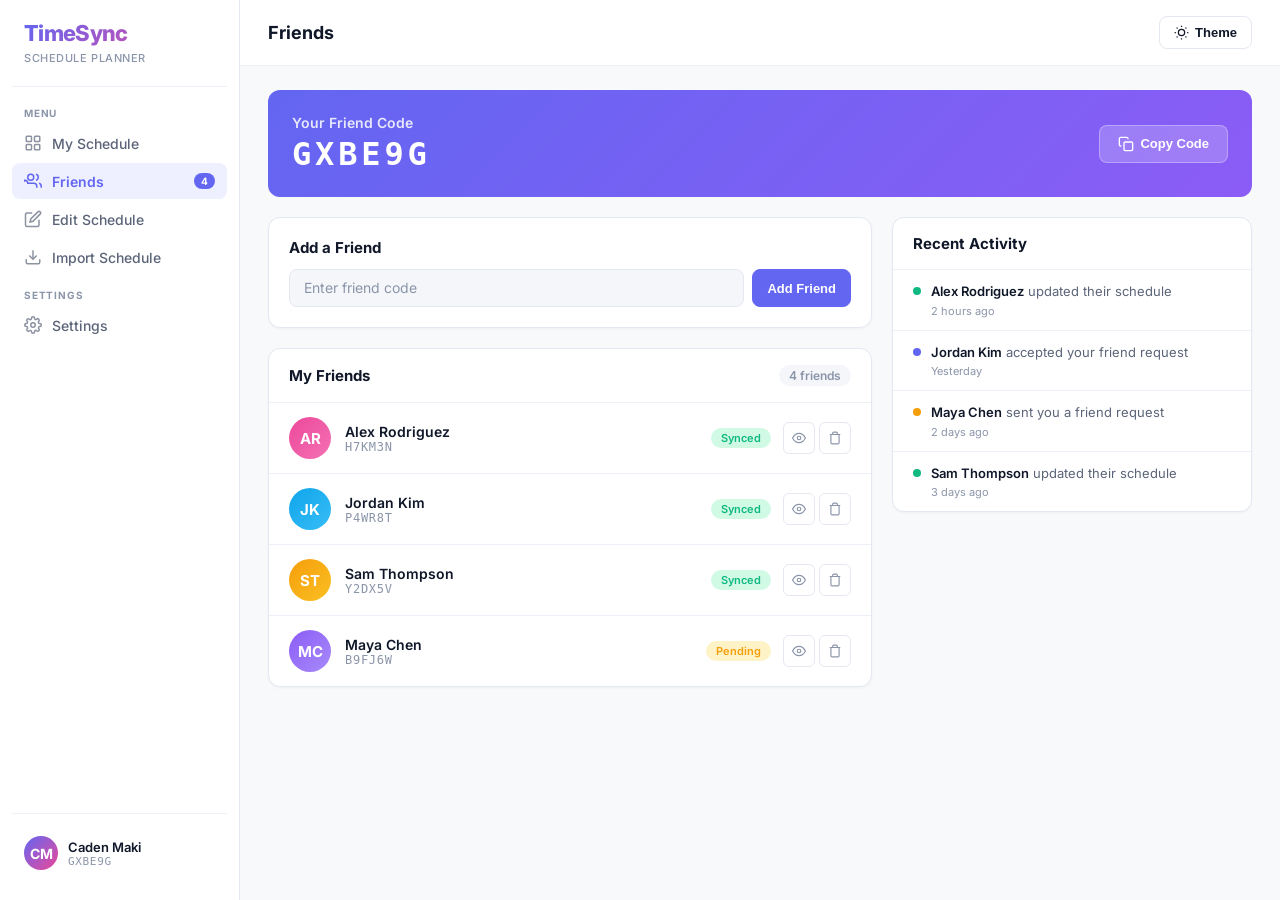
<file: prototypes/friends.html>
<!DOCTYPE html>
<html lang="en">
<head>
<meta charset="UTF-8" />
<meta name="viewport" content="width=device-width, initial-scale=1.0" />
<title>TimeSync - Friends Prototype</title>
<link href="https://fonts.googleapis.com/css2?family=Inter:wght@400;500;600;700;800&display=swap" rel="stylesheet" />
<style>
*, *::before, *::after { box-sizing: border-box; margin: 0; padding: 0; }

:root {
  --bg: #f8f9fb; --bg-sidebar: #ffffff; --bg-card: #ffffff; --bg-hover: #f1f3f9;
  --bg-input: #f4f6fa; --text: #0f1729; --text-secondary: #5b6478;
  --text-muted: #8b95a9; --border: #e4e8f0; --border-soft: #edf0f7;
  --accent: #6366f1; --accent-soft: #eef0ff; --accent-hover: #4f46e5;
  --accent-text: #ffffff; --green: #10b981; --green-soft: #d1fae5;
  --red: #ef4444; --red-soft: #fee2e2; --orange: #f59e0b; --orange-soft: #fef3c7;
  --shadow-sm: 0 1px 3px rgba(0,0,0,0.04); --shadow: 0 4px 16px rgba(0,0,0,0.06);
  --radius: 12px; --radius-sm: 8px; --radius-xs: 6px; --sidebar-w: 240px;
}

[data-theme="dark"] {
  --bg: #0c0f1a; --bg-sidebar: #111627; --bg-card: #151a2e; --bg-hover: #1c2240;
  --bg-input: #1c2240; --text: #e2e8f0; --text-secondary: #94a3b8;
  --text-muted: #64748b; --border: #1e293b; --border-soft: #1a2235;
  --accent: #818cf8; --accent-soft: rgba(129,140,248,0.12); --accent-hover: #a5b4fc;
  --accent-text: #0f1729; --green: #34d399; --green-soft: rgba(52,211,153,0.12);
  --red: #f87171; --red-soft: rgba(248,113,113,0.12);
  --shadow-sm: 0 1px 3px rgba(0,0,0,0.2); --shadow: 0 4px 16px rgba(0,0,0,0.25);
}

body {
  font-family: 'Inter', -apple-system, sans-serif;
  background: var(--bg); color: var(--text);
  min-height: 100vh; display: flex;
  -webkit-font-smoothing: antialiased;
}

/* Sidebar (same as dashboard) */
.sidebar {
  width: var(--sidebar-w); height: 100vh; position: fixed; left: 0; top: 0;
  background: var(--bg-sidebar); border-right: 1px solid var(--border);
  display: flex; flex-direction: column; padding: 20px 12px; z-index: 100;
  transition: transform 0.25s ease;
}
.sidebar-brand { padding: 0 12px 20px; border-bottom: 1px solid var(--border-soft); margin-bottom: 8px; }
.sidebar-brand h1 {
  font-size: 22px; font-weight: 800; letter-spacing: -0.03em;
  background: linear-gradient(135deg, var(--accent), #ec4899);
  -webkit-background-clip: text; -webkit-text-fill-color: transparent;
}
.sidebar-brand span { font-size: 11px; color: var(--text-muted); font-weight: 500; letter-spacing: 0.05em; text-transform: uppercase; }
.nav-section { margin-top: 12px; }
.nav-section-label { font-size: 10px; font-weight: 700; text-transform: uppercase; letter-spacing: 0.08em; color: var(--text-muted); padding: 0 12px; margin-bottom: 6px; }
.nav-item {
  display: flex; align-items: center; gap: 10px; padding: 9px 12px; border-radius: var(--radius-sm);
  color: var(--text-secondary); font-size: 14px; font-weight: 500; cursor: pointer;
  transition: all 0.15s ease; text-decoration: none; margin-bottom: 2px;
}
.nav-item:hover { background: var(--bg-hover); color: var(--text); }
.nav-item.active { background: var(--accent-soft); color: var(--accent); font-weight: 600; }
.nav-item svg { width: 18px; height: 18px; flex-shrink: 0; opacity: 0.7; }
.nav-item.active svg { opacity: 1; }
.nav-badge { margin-left: auto; background: var(--accent); color: var(--accent-text); font-size: 10px; font-weight: 700; padding: 2px 7px; border-radius: 99px; }
.sidebar-footer { margin-top: auto; padding-top: 12px; border-top: 1px solid var(--border-soft); }
.user-card { display: flex; align-items: center; gap: 10px; padding: 10px 12px; border-radius: var(--radius-sm); cursor: pointer; transition: background 0.15s; }
.user-card:hover { background: var(--bg-hover); }
.user-avatar { width: 34px; height: 34px; border-radius: 99px; background: linear-gradient(135deg, var(--accent), #ec4899); display: flex; align-items: center; justify-content: center; color: white; font-weight: 700; font-size: 14px; flex-shrink: 0; }
.user-card-name { font-size: 13px; font-weight: 600; }
.user-card-code { font-size: 11px; color: var(--text-muted); font-family: monospace; letter-spacing: 0.06em; }

/* Main */
.main { margin-left: var(--sidebar-w); flex: 1; min-height: 100vh; display: flex; flex-direction: column; }
.topbar {
  display: flex; align-items: center; justify-content: space-between;
  padding: 16px 28px; border-bottom: 1px solid var(--border-soft);
  background: var(--bg-sidebar); position: sticky; top: 0; z-index: 50;
}
.topbar h2 { font-size: 18px; font-weight: 700; }
.content { flex: 1; padding: 24px 28px; }

.btn {
  display: inline-flex; align-items: center; gap: 6px; padding: 8px 14px;
  border-radius: var(--radius-sm); font-size: 13px; font-weight: 600; cursor: pointer;
  border: 1px solid var(--border); background: var(--bg-card); color: var(--text);
  transition: all 0.15s ease;
}
.btn:hover { border-color: var(--accent); color: var(--accent); }
.btn svg { width: 15px; height: 15px; }
.btn-primary { background: var(--accent); color: var(--accent-text); border-color: var(--accent); }
.btn-primary:hover { background: var(--accent-hover); border-color: var(--accent-hover); color: var(--accent-text); }
.btn-danger { color: var(--red); border-color: transparent; background: transparent; }
.btn-danger:hover { background: var(--red-soft); border-color: var(--red); color: var(--red); }
.btn-icon {
  padding: 8px; border-radius: var(--radius-sm); background: transparent;
  border: 1px solid var(--border); cursor: pointer; color: var(--text-secondary);
  display: flex; align-items: center; justify-content: center; transition: all 0.15s ease;
}
.btn-icon:hover { background: var(--bg-hover); border-color: var(--accent); color: var(--accent); }
.btn-icon svg { width: 16px; height: 16px; }

/* ========== FRIENDS PAGE ========== */
.friends-grid {
  display: grid;
  grid-template-columns: 1fr 360px;
  gap: 20px;
  margin-top: 20px;
}

/* Your Code Card */
.your-code-card {
  background: linear-gradient(135deg, var(--accent), #8b5cf6);
  border-radius: var(--radius);
  padding: 24px;
  color: white;
  display: flex;
  align-items: center;
  justify-content: space-between;
  gap: 16px;
  margin-bottom: 20px;
}

.your-code-info h3 { font-size: 14px; font-weight: 600; opacity: 0.85; margin-bottom: 4px; }
.your-code-value {
  font-size: 32px; font-weight: 800; letter-spacing: 0.12em;
  font-family: 'SF Mono', 'Fira Code', monospace;
}

.copy-btn {
  background: rgba(255,255,255,0.2); border: 1px solid rgba(255,255,255,0.3);
  color: white; padding: 10px 18px; border-radius: var(--radius-sm);
  font-weight: 600; font-size: 13px; cursor: pointer;
  transition: all 0.15s; display: flex; align-items: center; gap: 6px;
}
.copy-btn:hover { background: rgba(255,255,255,0.3); }
.copy-btn svg { width: 16px; height: 16px; }

/* Add Friend Section */
.add-friend-card {
  background: var(--bg-card); border: 1px solid var(--border);
  border-radius: var(--radius); padding: 20px;
  box-shadow: var(--shadow-sm);
}

.add-friend-card h3 {
  font-size: 15px; font-weight: 700; margin-bottom: 12px;
}

.add-friend-row {
  display: flex; gap: 8px;
}

.add-friend-row input {
  flex: 1; padding: 10px 14px; border: 1px solid var(--border);
  border-radius: var(--radius-sm); font-size: 14px; font-weight: 600;
  letter-spacing: 0.1em; text-transform: uppercase;
  background: var(--bg-input); color: var(--text);
  font-family: 'SF Mono', 'Fira Code', monospace;
  outline: none; transition: border-color 0.15s;
}

.add-friend-row input::placeholder {
  text-transform: none; letter-spacing: 0; font-family: 'Inter', sans-serif;
  font-weight: 400; color: var(--text-muted);
}

.add-friend-row input:focus {
  border-color: var(--accent);
  box-shadow: 0 0 0 3px var(--accent-soft);
}

/* Friend List */
.friend-list-card {
  background: var(--bg-card); border: 1px solid var(--border);
  border-radius: var(--radius); box-shadow: var(--shadow-sm); overflow: hidden;
}

.friend-list-header {
  display: flex; align-items: center; justify-content: space-between;
  padding: 16px 20px; border-bottom: 1px solid var(--border-soft);
}

.friend-list-header h3 { font-size: 15px; font-weight: 700; }
.friend-count {
  font-size: 12px; font-weight: 600; color: var(--text-muted);
  background: var(--bg-input); padding: 3px 10px; border-radius: 99px;
}

.friend-item {
  display: flex; align-items: center; gap: 14px;
  padding: 14px 20px;
  border-bottom: 1px solid var(--border-soft);
  transition: background 0.15s;
}
.friend-item:last-child { border-bottom: none; }
.friend-item:hover { background: var(--bg-hover); }

.friend-avatar {
  width: 42px; height: 42px; border-radius: 99px;
  display: flex; align-items: center; justify-content: center;
  font-weight: 700; font-size: 15px; flex-shrink: 0; color: white;
}

.friend-avatar.pink { background: linear-gradient(135deg, #ec4899, #f472b6); }
.friend-avatar.blue { background: linear-gradient(135deg, #0ea5e9, #38bdf8); }
.friend-avatar.amber { background: linear-gradient(135deg, #f59e0b, #fbbf24); }
.friend-avatar.purple { background: linear-gradient(135deg, #8b5cf6, #a78bfa); }

.friend-info { flex: 1; min-width: 0; }
.friend-name { font-size: 14px; font-weight: 600; }
.friend-code {
  font-size: 12px; color: var(--text-muted);
  font-family: monospace; letter-spacing: 0.06em;
}

.friend-meta {
  display: flex; align-items: center; gap: 12px;
}

.friend-status {
  font-size: 11px; font-weight: 600; padding: 3px 10px;
  border-radius: 99px;
}
.friend-status.synced { background: var(--green-soft); color: var(--green); }
.friend-status.pending { background: var(--orange-soft); color: var(--orange); }

.friend-actions {
  display: flex; gap: 4px;
}

.friend-actions button {
  width: 32px; height: 32px; border-radius: var(--radius-xs);
  border: 1px solid var(--border); background: transparent;
  cursor: pointer; color: var(--text-muted);
  display: flex; align-items: center; justify-content: center;
  transition: all 0.15s;
}
.friend-actions button:hover { background: var(--bg-hover); color: var(--text); border-color: var(--text-muted); }
.friend-actions button.danger:hover { background: var(--red-soft); color: var(--red); border-color: var(--red); }
.friend-actions button svg { width: 14px; height: 14px; }

/* Right panel: activity */
.activity-card {
  background: var(--bg-card); border: 1px solid var(--border);
  border-radius: var(--radius); box-shadow: var(--shadow-sm); overflow: hidden;
}

.activity-card h3 {
  padding: 16px 20px; font-size: 15px; font-weight: 700;
  border-bottom: 1px solid var(--border-soft);
}

.activity-item {
  display: flex; align-items: flex-start; gap: 10px;
  padding: 12px 20px; border-bottom: 1px solid var(--border-soft);
}
.activity-item:last-child { border-bottom: none; }

.activity-dot {
  width: 8px; height: 8px; border-radius: 99px; flex-shrink: 0; margin-top: 5px;
}
.activity-dot.green { background: var(--green); }
.activity-dot.blue { background: var(--accent); }
.activity-dot.orange { background: var(--orange); }

.activity-text { font-size: 13px; color: var(--text-secondary); line-height: 1.5; }
.activity-text strong { color: var(--text); font-weight: 600; }
.activity-time { font-size: 11px; color: var(--text-muted); margin-top: 2px; }

/* Mobile Header */
.mobile-header {
  display: none; align-items: center; justify-content: space-between;
  padding: 12px 16px; border-bottom: 1px solid var(--border);
  background: var(--bg-sidebar); position: sticky; top: 0; z-index: 200;
}
.mobile-header h1 {
  font-size: 18px; font-weight: 800;
  background: linear-gradient(135deg, var(--accent), #ec4899);
  -webkit-background-clip: text; -webkit-text-fill-color: transparent;
}
.hamburger {
  width: 36px; height: 36px; display: flex; align-items: center; justify-content: center;
  border: 1px solid var(--border); border-radius: var(--radius-sm); background: transparent; cursor: pointer; color: var(--text);
}
.sidebar-overlay { display: none; position: fixed; inset: 0; background: rgba(0,0,0,0.4); z-index: 99; }

@media (max-width: 768px) {
  .sidebar { transform: translateX(-100%); }
  .sidebar.open { transform: translateX(0); }
  .sidebar-overlay.open { display: block; }
  .mobile-header { display: flex; }
  .main { margin-left: 0; }
  .topbar { display: none; }
  .content { padding: 16px; }
  .friends-grid { grid-template-columns: 1fr; }
  .your-code-card { flex-direction: column; text-align: center; }
  .your-code-value { font-size: 26px; }
}

::-webkit-scrollbar { width: 6px; }
::-webkit-scrollbar-track { background: transparent; }
::-webkit-scrollbar-thumb { background: var(--border); border-radius: 3px; }
</style>
</head>
<body>

<div class="mobile-header">
  <h1>TimeSync</h1>
  <button class="hamburger" onclick="toggleSidebar()">
    <svg width="18" height="18" viewBox="0 0 24 24" fill="none" stroke="currentColor" stroke-width="2"><line x1="3" y1="6" x2="21" y2="6"/><line x1="3" y1="12" x2="21" y2="12"/><line x1="3" y1="18" x2="21" y2="18"/></svg>
  </button>
</div>

<div class="sidebar-overlay" id="sidebar-overlay" onclick="toggleSidebar()"></div>

<nav class="sidebar" id="sidebar">
  <div class="sidebar-brand"><h1>TimeSync</h1><span>Schedule Planner</span></div>
  <div class="nav-section">
    <div class="nav-section-label">Menu</div>
    <a class="nav-item" href="dashboard.html">
      <svg viewBox="0 0 24 24" fill="none" stroke="currentColor" stroke-width="2"><rect x="3" y="3" width="7" height="7" rx="1"/><rect x="14" y="3" width="7" height="7" rx="1"/><rect x="3" y="14" width="7" height="7" rx="1"/><rect x="14" y="14" width="7" height="7" rx="1"/></svg>
      My Schedule
    </a>
    <a class="nav-item active" href="friends.html">
      <svg viewBox="0 0 24 24" fill="none" stroke="currentColor" stroke-width="2"><path d="M17 21v-2a4 4 0 00-4-4H5a4 4 0 00-4-4v2"/><circle cx="9" cy="7" r="4"/><path d="M23 21v-2a4 4 0 00-3-3.87"/><path d="M16 3.13a4 4 0 010 7.75"/></svg>
      Friends
      <span class="nav-badge">4</span>
    </a>
    <a class="nav-item" href="editor.html">
      <svg viewBox="0 0 24 24" fill="none" stroke="currentColor" stroke-width="2"><path d="M11 4H4a2 2 0 00-2 2v14a2 2 0 002 2h14a2 2 0 002-2v-7"/><path d="M18.5 2.5a2.121 2.121 0 013 3L12 15l-4 1 1-4 9.5-9.5z"/></svg>
      Edit Schedule
    </a>
    <a class="nav-item" href="#">
      <svg viewBox="0 0 24 24" fill="none" stroke="currentColor" stroke-width="2"><path d="M21 15v4a2 2 0 01-2 2H5a2 2 0 01-2-2v-4"/><polyline points="7 10 12 15 17 10"/><line x1="12" y1="15" x2="12" y2="3"/></svg>
      Import Schedule
    </a>
  </div>
  <div class="nav-section">
    <div class="nav-section-label">Settings</div>
    <a class="nav-item" href="#">
      <svg viewBox="0 0 24 24" fill="none" stroke="currentColor" stroke-width="2"><circle cx="12" cy="12" r="3"/><path d="M19.4 15a1.65 1.65 0 00.33 1.82l.06.06a2 2 0 010 2.83 2 2 0 01-2.83 0l-.06-.06a1.65 1.65 0 00-1.82-.33 1.65 1.65 0 00-1 1.51V21a2 2 0 01-4 0v-.09A1.65 1.65 0 009 19.4a1.65 1.65 0 00-1.82.33l-.06.06a2 2 0 01-2.83-2.83l.06-.06A1.65 1.65 0 004.68 15a1.65 1.65 0 00-1.51-1H3a2 2 0 010-4h.09A1.65 1.65 0 004.6 9a1.65 1.65 0 00-.33-1.82l-.06-.06a2 2 0 012.83-2.83l.06.06A1.65 1.65 0 009 4.68a1.65 1.65 0 001-1.51V3a2 2 0 014 0v.09a1.65 1.65 0 001 1.51 1.65 1.65 0 001.82-.33l.06-.06a2 2 0 012.83 2.83l-.06.06A1.65 1.65 0 0019.4 9a1.65 1.65 0 001.51 1H21a2 2 0 010 4h-.09a1.65 1.65 0 00-1.51 1z"/></svg>
      Settings
    </a>
  </div>
  <div class="sidebar-footer">
    <div class="user-card">
      <div class="user-avatar">CM</div>
      <div class="user-card-info">
        <div class="user-card-name">Caden Maki</div>
        <div class="user-card-code">GXBE9G</div>
      </div>
    </div>
  </div>
</nav>

<main class="main">
  <div class="topbar">
    <div><h2>Friends</h2></div>
    <div style="display:flex;gap:10px;">
      <button class="btn" onclick="document.documentElement.setAttribute('data-theme', document.documentElement.getAttribute('data-theme')==='dark'?'light':'dark')">
        <svg viewBox="0 0 24 24" fill="none" stroke="currentColor" stroke-width="2" style="width:15px;height:15px"><circle cx="12" cy="12" r="5"/><path d="M12 1v2M12 21v2M4.22 4.22l1.42 1.42M18.36 18.36l1.42 1.42M1 12h2M21 12h2M4.22 19.78l1.42-1.42M18.36 5.64l1.42-1.42"/></svg>
        Theme
      </button>
    </div>
  </div>

  <div class="content">
    <!-- Your Code -->
    <div class="your-code-card">
      <div class="your-code-info">
        <h3>Your Friend Code</h3>
        <div class="your-code-value">GXBE9G</div>
      </div>
      <button class="copy-btn" onclick="this.innerHTML='<svg viewBox=\'0 0 24 24\' fill=\'none\' stroke=\'currentColor\' stroke-width=\'2\' style=\'width:16px;height:16px\'><polyline points=\'20 6 9 17 4 12\'/></svg> Copied!'">
        <svg viewBox="0 0 24 24" fill="none" stroke="currentColor" stroke-width="2" style="width:16px;height:16px"><rect x="9" y="9" width="13" height="13" rx="2"/><path d="M5 15H4a2 2 0 01-2-2V4a2 2 0 012-2h9a2 2 0 012 2v1"/></svg>
        Copy Code
      </button>
    </div>

    <div class="friends-grid">
      <div>
        <!-- Add Friend -->
        <div class="add-friend-card" style="margin-bottom: 20px;">
          <h3>Add a Friend</h3>
          <div class="add-friend-row">
            <input type="text" placeholder="Enter friend code" maxlength="6" />
            <button class="btn-primary btn">Add Friend</button>
          </div>
        </div>

        <!-- Friend List -->
        <div class="friend-list-card">
          <div class="friend-list-header">
            <h3>My Friends</h3>
            <span class="friend-count">4 friends</span>
          </div>

          <div class="friend-item">
            <div class="friend-avatar pink">AR</div>
            <div class="friend-info">
              <div class="friend-name">Alex Rodriguez</div>
              <div class="friend-code">H7KM3N</div>
            </div>
            <div class="friend-meta">
              <span class="friend-status synced">Synced</span>
              <div class="friend-actions">
                <button title="View schedule">
                  <svg viewBox="0 0 24 24" fill="none" stroke="currentColor" stroke-width="2"><path d="M1 12s4-8 11-8 11 8 11 8-4 8-11 8-11-8-11-8z"/><circle cx="12" cy="12" r="3"/></svg>
                </button>
                <button class="danger" title="Remove">
                  <svg viewBox="0 0 24 24" fill="none" stroke="currentColor" stroke-width="2"><polyline points="3 6 5 6 21 6"/><path d="M19 6v14a2 2 0 01-2 2H7a2 2 0 01-2-2V6m3 0V4a2 2 0 012-2h4a2 2 0 012 2v2"/></svg>
                </button>
              </div>
            </div>
          </div>

          <div class="friend-item">
            <div class="friend-avatar blue">JK</div>
            <div class="friend-info">
              <div class="friend-name">Jordan Kim</div>
              <div class="friend-code">P4WR8T</div>
            </div>
            <div class="friend-meta">
              <span class="friend-status synced">Synced</span>
              <div class="friend-actions">
                <button title="View schedule">
                  <svg viewBox="0 0 24 24" fill="none" stroke="currentColor" stroke-width="2"><path d="M1 12s4-8 11-8 11 8 11 8-4 8-11 8-11-8-11-8z"/><circle cx="12" cy="12" r="3"/></svg>
                </button>
                <button class="danger" title="Remove">
                  <svg viewBox="0 0 24 24" fill="none" stroke="currentColor" stroke-width="2"><polyline points="3 6 5 6 21 6"/><path d="M19 6v14a2 2 0 01-2 2H7a2 2 0 01-2-2V6m3 0V4a2 2 0 012-2h4a2 2 0 012 2v2"/></svg>
                </button>
              </div>
            </div>
          </div>

          <div class="friend-item">
            <div class="friend-avatar amber">ST</div>
            <div class="friend-info">
              <div class="friend-name">Sam Thompson</div>
              <div class="friend-code">Y2DX5V</div>
            </div>
            <div class="friend-meta">
              <span class="friend-status synced">Synced</span>
              <div class="friend-actions">
                <button title="View schedule">
                  <svg viewBox="0 0 24 24" fill="none" stroke="currentColor" stroke-width="2"><path d="M1 12s4-8 11-8 11 8 11 8-4 8-11 8-11-8-11-8z"/><circle cx="12" cy="12" r="3"/></svg>
                </button>
                <button class="danger" title="Remove">
                  <svg viewBox="0 0 24 24" fill="none" stroke="currentColor" stroke-width="2"><polyline points="3 6 5 6 21 6"/><path d="M19 6v14a2 2 0 01-2 2H7a2 2 0 01-2-2V6m3 0V4a2 2 0 012-2h4a2 2 0 012 2v2"/></svg>
                </button>
              </div>
            </div>
          </div>

          <div class="friend-item">
            <div class="friend-avatar purple">MC</div>
            <div class="friend-info">
              <div class="friend-name">Maya Chen</div>
              <div class="friend-code">B9FJ6W</div>
            </div>
            <div class="friend-meta">
              <span class="friend-status pending">Pending</span>
              <div class="friend-actions">
                <button title="View schedule">
                  <svg viewBox="0 0 24 24" fill="none" stroke="currentColor" stroke-width="2"><path d="M1 12s4-8 11-8 11 8 11 8-4 8-11 8-11-8-11-8z"/><circle cx="12" cy="12" r="3"/></svg>
                </button>
                <button class="danger" title="Remove">
                  <svg viewBox="0 0 24 24" fill="none" stroke="currentColor" stroke-width="2"><polyline points="3 6 5 6 21 6"/><path d="M19 6v14a2 2 0 01-2 2H7a2 2 0 01-2-2V6m3 0V4a2 2 0 012-2h4a2 2 0 012 2v2"/></svg>
                </button>
              </div>
            </div>
          </div>
        </div>
      </div>

      <!-- Activity Feed -->
      <div>
        <div class="activity-card">
          <h3>Recent Activity</h3>
          <div class="activity-item">
            <div class="activity-dot green"></div>
            <div>
              <div class="activity-text"><strong>Alex Rodriguez</strong> updated their schedule</div>
              <div class="activity-time">2 hours ago</div>
            </div>
          </div>
          <div class="activity-item">
            <div class="activity-dot blue"></div>
            <div>
              <div class="activity-text"><strong>Jordan Kim</strong> accepted your friend request</div>
              <div class="activity-time">Yesterday</div>
            </div>
          </div>
          <div class="activity-item">
            <div class="activity-dot orange"></div>
            <div>
              <div class="activity-text"><strong>Maya Chen</strong> sent you a friend request</div>
              <div class="activity-time">2 days ago</div>
            </div>
          </div>
          <div class="activity-item">
            <div class="activity-dot green"></div>
            <div>
              <div class="activity-text"><strong>Sam Thompson</strong> updated their schedule</div>
              <div class="activity-time">3 days ago</div>
            </div>
          </div>
        </div>
      </div>
    </div>
  </div>
</main>

<script>
function toggleSidebar() {
  document.getElementById('sidebar').classList.toggle('open');
  document.getElementById('sidebar-overlay').classList.toggle('open');
}
</script>
</body>
</html>
</file>
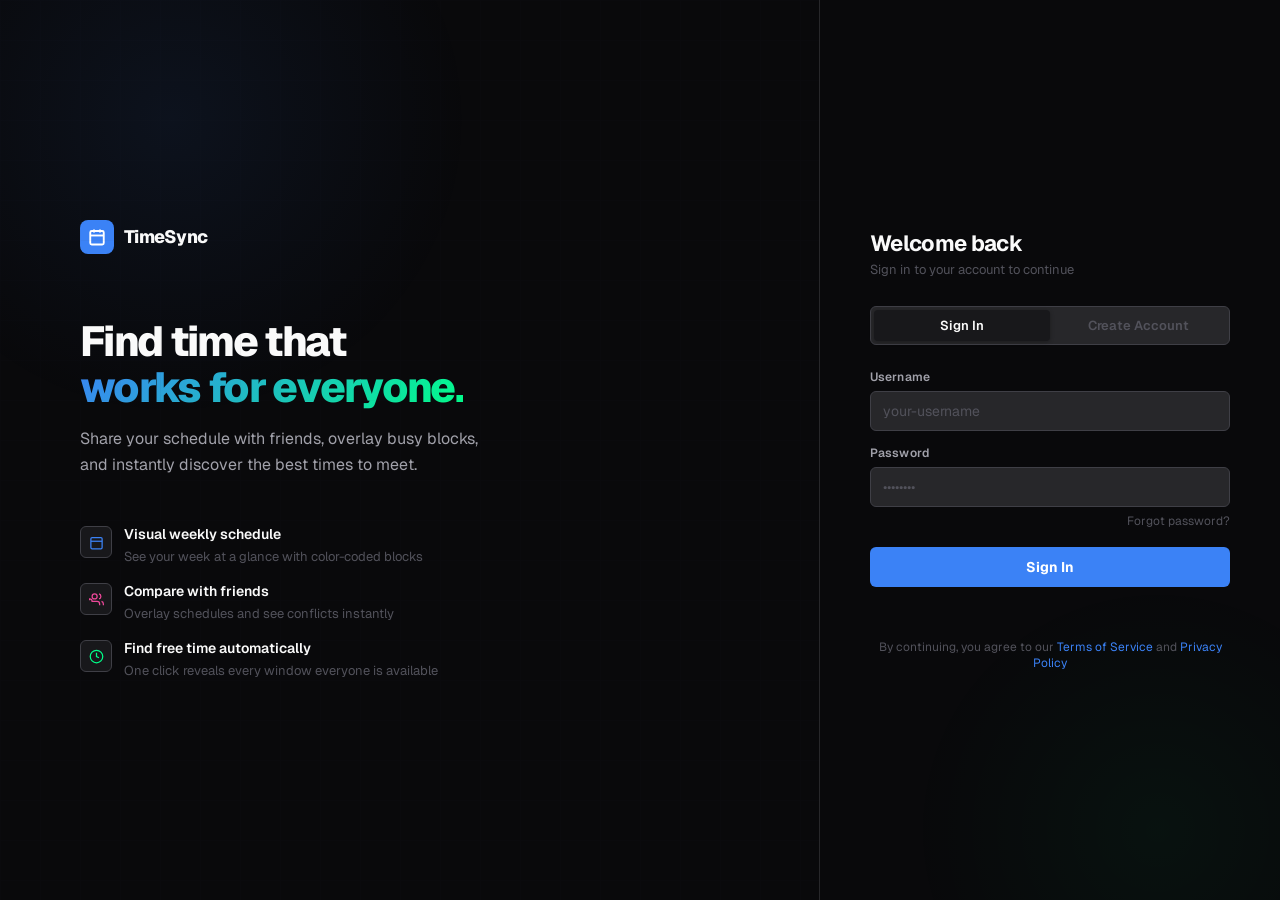
<file: prototypes/login.html>
<!DOCTYPE html>
<html lang="en">
<head>
<meta charset="UTF-8" />
<meta name="viewport" content="width=device-width, initial-scale=1.0" />
<title>TimeSync — Sign In</title>
<link href="https://fonts.googleapis.com/css2?family=Geist:wght@400;500;600;700;800&family=Geist+Mono:wght@600;700&display=swap" rel="stylesheet" />
<style>
*, *::before, *::after { box-sizing: border-box; margin: 0; padding: 0; }

:root {
  --bg: #09090b;
  --bg-card: #18181b;
  --bg-input: #27272a;
  --text: #fafafa;
  --text-secondary: #a1a1aa;
  --text-muted: #52525b;
  --border: #27272a;
  --border-strong: #3f3f46;
  --accent: #3b82f6;
  --accent-hover: #2563eb;
  --accent-soft: rgba(59,130,246,0.12);
  --green-neon: #00ff88;
  --red: #ef4444;
  --red-soft: rgba(239,68,68,0.1);
  --radius: 8px;
  --radius-sm: 6px;
}

body {
  font-family: 'Geist', -apple-system, sans-serif;
  background: var(--bg);
  color: var(--text);
  min-height: 100vh;
  display: flex;
  -webkit-font-smoothing: antialiased;
  overflow: hidden;
}

/* ===== BACKGROUND GLOW ===== */
.bg-glow {
  position: fixed;
  pointer-events: none;
  z-index: 0;
}
.bg-glow-1 {
  top: -20%; left: -10%;
  width: 600px; height: 600px;
  border-radius: 50%;
  background: radial-gradient(circle, rgba(59,130,246,0.08) 0%, transparent 70%);
}
.bg-glow-2 {
  bottom: -20%; right: -10%;
  width: 500px; height: 500px;
  border-radius: 50%;
  background: radial-gradient(circle, rgba(0,255,136,0.04) 0%, transparent 70%);
}

/* ===== LEFT PANEL ===== */
.left-panel {
  flex: 1;
  display: flex;
  flex-direction: column;
  justify-content: center;
  padding: 60px 80px;
  position: relative;
  z-index: 1;
  border-right: 1px solid var(--border);
}

.brand-row {
  display: flex;
  align-items: center;
  gap: 10px;
  margin-bottom: 64px;
}

.brand-mark {
  width: 34px; height: 34px; border-radius: 8px;
  background: var(--accent);
  display: flex; align-items: center; justify-content: center;
}
.brand-mark svg { width: 18px; height: 18px; stroke: white; }

.brand-name {
  font-size: 18px; font-weight: 800; letter-spacing: -0.04em;
  color: var(--text);
}

.hero-text h1 {
  font-size: 42px;
  font-weight: 800;
  letter-spacing: -0.04em;
  line-height: 1.1;
  color: var(--text);
  margin-bottom: 16px;
}

.hero-text h1 .accent {
  background: linear-gradient(135deg, var(--accent), var(--green-neon));
  -webkit-background-clip: text;
  -webkit-text-fill-color: transparent;
}

.hero-text p {
  font-size: 16px;
  color: var(--text-secondary);
  line-height: 1.6;
  max-width: 400px;
  margin-bottom: 48px;
}

/* Feature list */
.feature-list {
  display: flex;
  flex-direction: column;
  gap: 16px;
}

.feature {
  display: flex;
  align-items: flex-start;
  gap: 12px;
}

.feature-icon {
  width: 32px; height: 32px; border-radius: var(--radius-sm);
  background: var(--bg-card);
  border: 1px solid var(--border-strong);
  display: flex; align-items: center; justify-content: center;
  flex-shrink: 0;
  margin-top: 1px;
}
.feature-icon svg { width: 15px; height: 15px; }
.feature-icon.blue svg { stroke: var(--accent); }
.feature-icon.green svg { stroke: var(--green-neon); }
.feature-icon.pink svg { stroke: #ec4899; }

.feature-text strong {
  display: block;
  font-size: 14px; font-weight: 600; margin-bottom: 2px;
}
.feature-text span {
  font-size: 13px; color: var(--text-muted);
}

/* ===== RIGHT PANEL ===== */
.right-panel {
  width: 460px;
  display: flex;
  flex-direction: column;
  justify-content: center;
  align-items: center;
  padding: 40px 48px;
  position: relative;
  z-index: 1;
  flex-shrink: 0;
}

.form-card {
  width: 100%;
  max-width: 360px;
}

.form-card-title {
  font-size: 22px;
  font-weight: 700;
  letter-spacing: -0.03em;
  margin-bottom: 4px;
}

.form-card-sub {
  font-size: 13px;
  color: var(--text-muted);
  margin-bottom: 28px;
}

/* Tab switcher */
.form-tabs {
  display: flex;
  background: var(--bg-input);
  border-radius: var(--radius-sm);
  padding: 3px;
  margin-bottom: 24px;
  border: 1px solid var(--border-strong);
}

.form-tab {
  flex: 1;
  padding: 7px 0;
  text-align: center;
  font-size: 13px;
  font-weight: 600;
  border-radius: 4px;
  cursor: pointer;
  color: var(--text-muted);
  transition: all 0.18s;
  user-select: none;
}
.form-tab.active {
  background: var(--bg-card);
  color: var(--text);
  box-shadow: 0 1px 4px rgba(0,0,0,0.3);
}

/* Form fields */
.form-group {
  margin-bottom: 14px;
}

.form-group label {
  display: block;
  font-size: 12px;
  font-weight: 600;
  color: var(--text-secondary);
  margin-bottom: 6px;
  letter-spacing: 0.01em;
}

.form-group input {
  width: 100%;
  padding: 10px 12px;
  border: 1px solid var(--border-strong);
  border-radius: var(--radius-sm);
  background: var(--bg-input);
  color: var(--text);
  font-family: 'Geist', sans-serif;
  font-size: 14px;
  font-weight: 500;
  outline: none;
  transition: border-color 0.15s, box-shadow 0.15s;
}
.form-group input:focus {
  border-color: var(--accent);
  box-shadow: 0 0 0 3px var(--accent-soft);
}
.form-group input::placeholder { color: var(--text-muted); font-weight: 400; }

.form-group.row {
  display: grid;
  grid-template-columns: 1fr 1fr;
  gap: 10px;
}

/* Forgot password */
.forgot {
  display: block;
  text-align: right;
  font-size: 12px;
  color: var(--text-muted);
  margin-top: -8px;
  margin-bottom: 14px;
  cursor: pointer;
  transition: color 0.15s;
  text-decoration: none;
}
.forgot:hover { color: var(--accent); }

/* Submit button */
.submit-btn {
  width: 100%;
  padding: 11px;
  background: var(--accent);
  color: white;
  border: none;
  border-radius: var(--radius-sm);
  font-family: 'Geist', sans-serif;
  font-size: 14px;
  font-weight: 700;
  cursor: pointer;
  transition: background 0.15s, transform 0.1s;
  margin-top: 4px;
  letter-spacing: -0.01em;
}
.submit-btn:hover { background: var(--accent-hover); }
.submit-btn:active { transform: scale(0.99); }

/* Divider */
.or-divider {
  display: flex;
  align-items: center;
  gap: 10px;
  margin: 18px 0;
  color: var(--text-muted);
  font-size: 12px;
}
.or-divider::before, .or-divider::after {
  content: '';
  flex: 1;
  height: 1px;
  background: var(--border-strong);
}

/* Status */
.form-status {
  font-size: 12px;
  text-align: center;
  margin-top: 12px;
  min-height: 16px;
  color: var(--red);
}
.form-status.ok { color: var(--green-neon); }

/* Footer note */
.form-footer {
  margin-top: 24px;
  text-align: center;
  font-size: 12px;
  color: var(--text-muted);
}
.form-footer a {
  color: var(--accent);
  cursor: pointer;
  text-decoration: none;
}
.form-footer a:hover { text-decoration: underline; }

/* Tab content */
.tab-content { display: none; }
.tab-content.active { display: block; }

/* Animated slide in */
@keyframes panel-in {
  from { opacity: 0; transform: translateY(12px); }
  to   { opacity: 1; transform: translateY(0); }
}
.form-card {
  animation: panel-in 0.35s ease both;
}

/* ===== MOBILE ===== */
@media (max-width: 768px) {
  body { overflow: auto; flex-direction: column; }
  .left-panel { display: none; }
  .right-panel { width: 100%; min-height: 100vh; padding: 32px 24px; }
  .form-card { max-width: 100%; }
}

/* ===== GRID PREVIEW (background decoration) ===== */
.grid-preview {
  position: absolute;
  inset: 0;
  overflow: hidden;
  pointer-events: none;
  opacity: 0.04;
}
.grid-lines {
  position: absolute;
  inset: 0;
  background-image:
    linear-gradient(var(--border-strong) 1px, transparent 1px),
    linear-gradient(90deg, var(--border-strong) 1px, transparent 1px);
  background-size: 40px 40px;
}
/* Subtle "schedule block" decorations in the background */
.deco-block {
  position: absolute;
  border-radius: 6px;
  border-left: 3px solid;
  opacity: 0.8;
}
</style>
</head>
<body>

<div class="bg-glow bg-glow-1"></div>
<div class="bg-glow bg-glow-2"></div>

<!-- Left: Hero -->
<div class="left-panel">
  <!-- Subtle grid background -->
  <div class="grid-preview">
    <div class="grid-lines"></div>
  </div>

  <div class="brand-row">
    <div class="brand-mark">
      <svg viewBox="0 0 24 24" fill="none" stroke="currentColor" stroke-width="2.5"><rect x="3" y="4" width="18" height="18" rx="2"/><line x1="16" y1="2" x2="16" y2="6"/><line x1="8" y1="2" x2="8" y2="6"/><line x1="3" y1="10" x2="21" y2="10"/></svg>
    </div>
    <div class="brand-name">TimeSync</div>
  </div>

  <div class="hero-text">
    <h1>Find time that<br><span class="accent">works for everyone.</span></h1>
    <p>Share your schedule with friends, overlay busy blocks, and instantly discover the best times to meet.</p>
  </div>

  <div class="feature-list">
    <div class="feature">
      <div class="feature-icon blue">
        <svg viewBox="0 0 24 24" fill="none" stroke-width="2"><rect x="3" y="4" width="18" height="18" rx="2"/><line x1="3" y1="10" x2="21" y2="10"/></svg>
      </div>
      <div class="feature-text">
        <strong>Visual weekly schedule</strong>
        <span>See your week at a glance with color-coded blocks</span>
      </div>
    </div>
    <div class="feature">
      <div class="feature-icon pink">
        <svg viewBox="0 0 24 24" fill="none" stroke-width="2"><path d="M17 21v-2a4 4 0 00-4-4H5a4 4 0 00-4-4v2"/><circle cx="9" cy="7" r="4"/><path d="M23 21v-2a4 4 0 00-3-3.87M16 3.13a4 4 0 010 7.75"/></svg>
      </div>
      <div class="feature-text">
        <strong>Compare with friends</strong>
        <span>Overlay schedules and see conflicts instantly</span>
      </div>
    </div>
    <div class="feature">
      <div class="feature-icon green">
        <svg viewBox="0 0 24 24" fill="none" stroke-width="2"><circle cx="12" cy="12" r="10"/><polyline points="12 6 12 12 16 14"/></svg>
      </div>
      <div class="feature-text">
        <strong>Find free time automatically</strong>
        <span>One click reveals every window everyone is available</span>
      </div>
    </div>
  </div>
</div>

<!-- Right: Auth Form -->
<div class="right-panel">
  <div class="form-card">
    <h2 class="form-card-title">Welcome back</h2>
    <p class="form-card-sub">Sign in to your account to continue</p>

    <!-- Tabs -->
    <div class="form-tabs">
      <div class="form-tab active" onclick="switchTab('signin', this)">Sign In</div>
      <div class="form-tab" onclick="switchTab('signup', this)">Create Account</div>
    </div>

    <!-- Sign In -->
    <div class="tab-content active" id="tab-signin">
      <div class="form-group">
        <label>Username</label>
        <input type="text" placeholder="your-username" autocomplete="username" />
      </div>
      <div class="form-group">
        <label>Password</label>
        <input type="password" placeholder="••••••••" autocomplete="current-password" />
      </div>
      <a class="forgot">Forgot password?</a>
      <button class="submit-btn" onclick="handleSignIn(this)">Sign In</button>
      <div class="form-status" id="signin-status"></div>
    </div>

    <!-- Sign Up -->
    <div class="tab-content" id="tab-signup">
      <div class="form-group row">
        <div>
          <label>Username</label>
          <input type="text" placeholder="choose-a-username" autocomplete="username" />
        </div>
        <div>
          <label>Display Name</label>
          <input type="text" placeholder="Your Name" autocomplete="name" />
        </div>
      </div>
      <div class="form-group">
        <label>Password</label>
        <input type="password" placeholder="Min 6 characters" autocomplete="new-password" />
      </div>
      <div class="form-group">
        <label>Confirm Password</label>
        <input type="password" placeholder="Confirm password" autocomplete="new-password" />
      </div>
      <button class="submit-btn" onclick="handleSignUp(this)">Create Account</button>
      <div class="form-status" id="signup-status"></div>
    </div>

    <div class="form-footer">
      By continuing, you agree to our
      <a>Terms of Service</a> and <a>Privacy Policy</a>
    </div>
  </div>
</div>

<script>
let activeTab = 'signin';

function switchTab(tab, el) {
  activeTab = tab;
  document.querySelectorAll('.form-tab').forEach(t => t.classList.remove('active'));
  el.classList.add('active');
  document.querySelectorAll('.tab-content').forEach(c => c.classList.remove('active'));
  document.getElementById(`tab-${tab}`).classList.add('active');

  const title = document.querySelector('.form-card-title');
  const sub = document.querySelector('.form-card-sub');
  if (tab === 'signin') {
    title.textContent = 'Welcome back';
    sub.textContent = 'Sign in to your account to continue';
  } else {
    title.textContent = 'Create an account';
    sub.textContent = 'Get started — it only takes a moment';
  }
}

function setStatus(id, msg, isOk) {
  const el = document.getElementById(id);
  el.textContent = msg;
  el.className = 'form-status' + (isOk ? ' ok' : '');
}

function handleSignIn(btn) {
  btn.textContent = 'Signing in…';
  btn.disabled = true;
  setTimeout(() => {
    // Simulate success — redirect to schedule
    window.location.href = 'concept-c.html';
  }, 900);
}

function handleSignUp(btn) {
  btn.textContent = 'Creating account…';
  btn.disabled = true;
  setTimeout(() => {
    window.location.href = 'concept-c.html';
  }, 1100);
}

// Enter key support
document.addEventListener('keydown', e => {
  if (e.key === 'Enter') {
    const btn = document.querySelector(`#tab-${activeTab} .submit-btn`);
    if (btn && !btn.disabled) btn.click();
  }
});
</script>
</body>
</html>
</file>
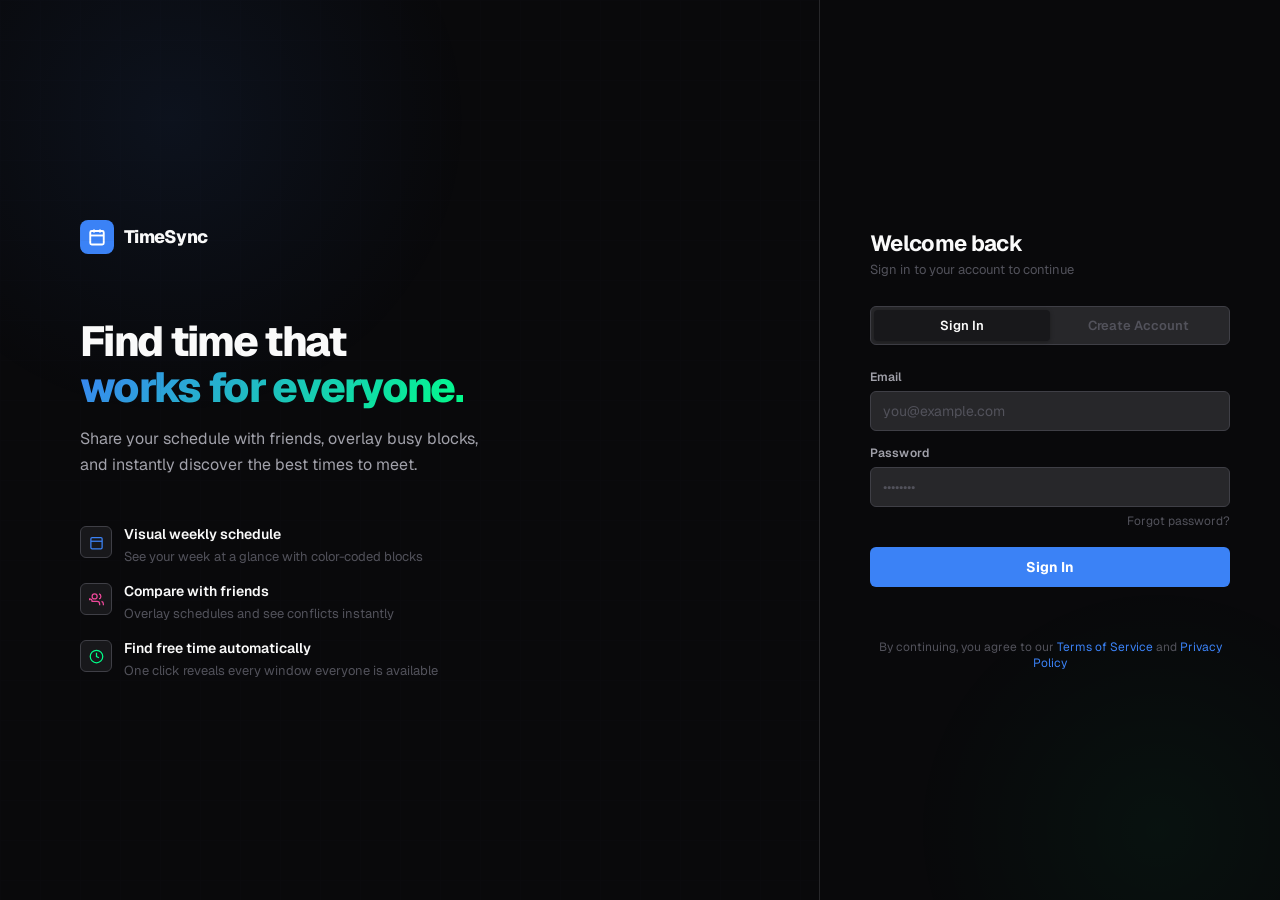
<file: templates/login.html>
<!DOCTYPE html>
<html lang="en">
<head>
<meta charset="UTF-8" />
<meta name="viewport" content="width=device-width, initial-scale=1.0" />
<title>TimeSync -- Sign In</title>
<link rel="preconnect" href="https://fonts.googleapis.com" />
<link rel="preconnect" href="https://fonts.gstatic.com" crossorigin />
<link href="https://fonts.googleapis.com/css2?family=Geist:wght@400;500;600;700;800&family=Geist+Mono:wght@600;700&display=swap" rel="stylesheet" />
<link rel="stylesheet" href="/static/style.css" />
<style>
*, *::before, *::after { box-sizing: border-box; margin: 0; padding: 0; }

:root {
  --bg: #09090b;
  --bg-card: #18181b;
  --bg-input: #27272a;
  --text: #fafafa;
  --text-secondary: #a1a1aa;
  --text-muted: #52525b;
  --border: #27272a;
  --border-strong: #3f3f46;
  --accent: #3b82f6;
  --accent-hover: #2563eb;
  --accent-soft: rgba(59,130,246,0.12);
  --green-neon: #00ff88;
  --red: #ef4444;
  --red-soft: rgba(239,68,68,0.1);
  --radius: 8px;
  --radius-sm: 6px;
}

body {
  font-family: 'Geist', -apple-system, sans-serif;
  background: var(--bg);
  color: var(--text);
  min-height: 100vh;
  display: flex;
  -webkit-font-smoothing: antialiased;
  overflow: hidden;
}

/* ===== BACKGROUND GLOW ===== */
.bg-glow {
  position: fixed;
  pointer-events: none;
  z-index: 0;
}
.bg-glow-1 {
  top: -20%; left: -10%;
  width: 600px; height: 600px;
  border-radius: 50%;
  background: radial-gradient(circle, rgba(59,130,246,0.08) 0%, transparent 70%);
}
.bg-glow-2 {
  bottom: -20%; right: -10%;
  width: 500px; height: 500px;
  border-radius: 50%;
  background: radial-gradient(circle, rgba(0,255,136,0.04) 0%, transparent 70%);
}

/* ===== LEFT PANEL ===== */
.left-panel {
  flex: 1;
  display: flex;
  flex-direction: column;
  justify-content: center;
  padding: 60px 80px;
  position: relative;
  z-index: 1;
  border-right: 1px solid var(--border);
}

.brand-row {
  display: flex;
  align-items: center;
  gap: 10px;
  margin-bottom: 64px;
}

.brand-mark {
  width: 34px; height: 34px; border-radius: 8px;
  background: var(--accent);
  display: flex; align-items: center; justify-content: center;
}
.brand-mark svg { width: 18px; height: 18px; stroke: white; }

.brand-name {
  font-size: 18px; font-weight: 800; letter-spacing: -0.04em;
  color: var(--text);
}

.hero-text h1 {
  font-size: 42px;
  font-weight: 800;
  letter-spacing: -0.04em;
  line-height: 1.1;
  color: var(--text);
  margin-bottom: 16px;
}

.hero-text h1 .accent {
  background: linear-gradient(135deg, var(--accent), var(--green-neon));
  -webkit-background-clip: text;
  -webkit-text-fill-color: transparent;
}

.hero-text p {
  font-size: 16px;
  color: var(--text-secondary);
  line-height: 1.6;
  max-width: 400px;
  margin-bottom: 48px;
}

/* Feature list */
.feature-list {
  display: flex;
  flex-direction: column;
  gap: 16px;
}

.feature {
  display: flex;
  align-items: flex-start;
  gap: 12px;
}

.feature-icon {
  width: 32px; height: 32px; border-radius: var(--radius-sm);
  background: var(--bg-card);
  border: 1px solid var(--border-strong);
  display: flex; align-items: center; justify-content: center;
  flex-shrink: 0;
  margin-top: 1px;
}
.feature-icon svg { width: 15px; height: 15px; }
.feature-icon.blue svg { stroke: var(--accent); }
.feature-icon.green svg { stroke: var(--green-neon); }
.feature-icon.pink svg { stroke: #ec4899; }

.feature-text strong {
  display: block;
  font-size: 14px; font-weight: 600; margin-bottom: 2px;
}
.feature-text span {
  font-size: 13px; color: var(--text-muted);
}

/* ===== RIGHT PANEL ===== */
.right-panel {
  width: 460px;
  display: flex;
  flex-direction: column;
  justify-content: center;
  align-items: center;
  padding: 40px 48px;
  position: relative;
  z-index: 1;
  flex-shrink: 0;
}

.form-card {
  width: 100%;
  max-width: 360px;
}

.form-card-title {
  font-size: 22px;
  font-weight: 700;
  letter-spacing: -0.03em;
  margin-bottom: 4px;
}

.form-card-sub {
  font-size: 13px;
  color: var(--text-muted);
  margin-bottom: 28px;
}

/* Tab switcher */
.form-tabs {
  display: flex;
  background: var(--bg-input);
  border-radius: var(--radius-sm);
  padding: 3px;
  margin-bottom: 24px;
  border: 1px solid var(--border-strong);
}

.form-tab {
  flex: 1;
  padding: 7px 0;
  text-align: center;
  font-size: 13px;
  font-weight: 600;
  border-radius: 4px;
  cursor: pointer;
  color: var(--text-muted);
  transition: all 0.18s;
  user-select: none;
}
.form-tab.active {
  background: var(--bg-card);
  color: var(--text);
  box-shadow: 0 1px 4px rgba(0,0,0,0.3);
}

/* Form fields */
.form-group {
  margin-bottom: 14px;
}

.form-group label {
  display: block;
  font-size: 12px;
  font-weight: 600;
  color: var(--text-secondary);
  margin-bottom: 6px;
  letter-spacing: 0.01em;
}

.form-group input {
  width: 100%;
  padding: 10px 12px;
  border: 1px solid var(--border-strong);
  border-radius: var(--radius-sm);
  background: var(--bg-input);
  color: var(--text);
  font-family: 'Geist', sans-serif;
  font-size: 14px;
  font-weight: 500;
  outline: none;
  transition: border-color 0.15s, box-shadow 0.15s;
}
.form-group input:focus {
  border-color: var(--accent);
  box-shadow: 0 0 0 3px var(--accent-soft);
}
.form-group input::placeholder { color: var(--text-muted); font-weight: 400; }

.form-group.row {
  display: grid;
  grid-template-columns: 1fr 1fr;
  gap: 10px;
}

/* Forgot password */
.forgot {
  display: block;
  text-align: right;
  font-size: 12px;
  color: var(--text-muted);
  margin-top: -8px;
  margin-bottom: 14px;
  cursor: pointer;
  transition: color 0.15s;
  text-decoration: none;
}
.forgot:hover { color: var(--accent); }

/* Submit button */
.login-submit-btn {
  width: 100%;
  padding: 11px;
  background: var(--accent);
  color: white;
  border: none;
  border-radius: var(--radius-sm);
  font-family: 'Geist', sans-serif;
  font-size: 14px;
  font-weight: 700;
  cursor: pointer;
  transition: background 0.15s, transform 0.1s;
  margin-top: 4px;
  letter-spacing: -0.01em;
}
.login-submit-btn:hover { background: var(--accent-hover); }
.login-submit-btn:active { transform: scale(0.99); }
.login-submit-btn:disabled {
  opacity: 0.6;
  cursor: not-allowed;
}

/* Status */
.form-status {
  font-size: 12px;
  text-align: center;
  margin-top: 12px;
  min-height: 16px;
  color: var(--red);
}
.form-status.ok { color: var(--green-neon); }

/* Footer note */
.form-footer {
  margin-top: 24px;
  text-align: center;
  font-size: 12px;
  color: var(--text-muted);
}
.form-footer a {
  color: var(--accent);
  cursor: pointer;
  text-decoration: none;
}
.form-footer a:hover { text-decoration: underline; }

/* Tab content */
.tab-content { display: none; }
.tab-content.active { display: block; }

/* Animated slide in */
@keyframes panel-in {
  from { opacity: 0; transform: translateY(12px); }
  to   { opacity: 1; transform: translateY(0); }
}
.form-card {
  animation: panel-in 0.35s ease both;
}

/* ===== GRID PREVIEW (background decoration) ===== */
.grid-preview {
  position: absolute;
  inset: 0;
  overflow: hidden;
  pointer-events: none;
  opacity: 0.04;
}
.grid-lines {
  position: absolute;
  inset: 0;
  background-image:
    linear-gradient(var(--border-strong) 1px, transparent 1px),
    linear-gradient(90deg, var(--border-strong) 1px, transparent 1px);
  background-size: 40px 40px;
}

/* ===== MOBILE ===== */
@media (max-width: 768px) {
  body { overflow: auto; flex-direction: column; }
  .left-panel { display: none; }
  .right-panel { width: 100%; min-height: 100vh; padding: 32px 24px; }
  .form-card { max-width: 100%; }
}
</style>
</head>
<body>

<div class="bg-glow bg-glow-1"></div>
<div class="bg-glow bg-glow-2"></div>

<!-- Left: Hero -->
<div class="left-panel">
  <div class="grid-preview">
    <div class="grid-lines"></div>
  </div>

  <div class="brand-row">
    <div class="brand-mark">
      <svg viewBox="0 0 24 24" fill="none" stroke="currentColor" stroke-width="2.5"><rect x="3" y="4" width="18" height="18" rx="2"/><line x1="16" y1="2" x2="16" y2="6"/><line x1="8" y1="2" x2="8" y2="6"/><line x1="3" y1="10" x2="21" y2="10"/></svg>
    </div>
    <div class="brand-name">TimeSync</div>
  </div>

  <div class="hero-text">
    <h1>Find time that<br><span class="accent">works for everyone.</span></h1>
    <p>Share your schedule with friends, overlay busy blocks, and instantly discover the best times to meet.</p>
  </div>

  <div class="feature-list">
    <div class="feature">
      <div class="feature-icon blue">
        <svg viewBox="0 0 24 24" fill="none" stroke-width="2"><rect x="3" y="4" width="18" height="18" rx="2"/><line x1="3" y1="10" x2="21" y2="10"/></svg>
      </div>
      <div class="feature-text">
        <strong>Visual weekly schedule</strong>
        <span>See your week at a glance with color-coded blocks</span>
      </div>
    </div>
    <div class="feature">
      <div class="feature-icon pink">
        <svg viewBox="0 0 24 24" fill="none" stroke-width="2"><path d="M17 21v-2a4 4 0 00-4-4H5a4 4 0 00-4-4v2"/><circle cx="9" cy="7" r="4"/><path d="M23 21v-2a4 4 0 00-3-3.87M16 3.13a4 4 0 010 7.75"/></svg>
      </div>
      <div class="feature-text">
        <strong>Compare with friends</strong>
        <span>Overlay schedules and see conflicts instantly</span>
      </div>
    </div>
    <div class="feature">
      <div class="feature-icon green">
        <svg viewBox="0 0 24 24" fill="none" stroke-width="2"><circle cx="12" cy="12" r="10"/><polyline points="12 6 12 12 16 14"/></svg>
      </div>
      <div class="feature-text">
        <strong>Find free time automatically</strong>
        <span>One click reveals every window everyone is available</span>
      </div>
    </div>
  </div>
</div>

<!-- Right: Auth Form -->
<div class="right-panel">
  <div class="form-card">
    <h2 class="form-card-title">Welcome back</h2>
    <p class="form-card-sub">Sign in to your account to continue</p>

    <!-- Tabs -->
    <div class="form-tabs">
      <div class="form-tab active" data-tab="signin">Sign In</div>
      <div class="form-tab" data-tab="signup">Create Account</div>
    </div>

    <!-- Sign In -->
    <div class="tab-content active" id="tab-signin">
      <div class="form-group">
        <label for="auth-signin-email">Email</label>
        <input id="auth-signin-email" type="email" placeholder="you@example.com" autocomplete="email" />
      </div>
      <div class="form-group">
        <label for="auth-signin-password">Password</label>
        <input id="auth-signin-password" type="password" placeholder="••••••••" autocomplete="current-password" />
      </div>
      <a class="forgot" id="forgot-link" href="#">Forgot password?</a>
      <button id="auth-signin-btn" class="login-submit-btn" type="button">Sign In</button>
      <div class="form-status" id="auth-status"></div>
    </div>

    <!-- Sign Up -->
    <div class="tab-content" id="tab-signup">
      <div class="form-group">
        <label for="auth-signup-email">Email</label>
        <input id="auth-signup-email" type="email" placeholder="you@example.com" autocomplete="email" />
      </div>
      <div class="form-group">
        <label for="auth-signup-display">Display Name</label>
        <input id="auth-signup-display" type="text" placeholder="Your Name" autocomplete="name" />
      </div>
      <div class="form-group">
        <label for="auth-signup-password">Password</label>
        <input id="auth-signup-password" type="password" placeholder="Min 6 characters" autocomplete="new-password" />
      </div>
      <div class="form-group">
        <label for="auth-signup-confirm">Confirm Password</label>
        <input id="auth-signup-confirm" type="password" placeholder="Confirm password" autocomplete="new-password" />
      </div>
      <button id="auth-signup-btn" class="login-submit-btn" type="button">Create Account</button>
      <div class="form-status" id="signup-status"></div>
    </div>

    <!-- Forgot Password -->
    <div class="tab-content" id="tab-forgot">
      <div class="form-group">
        <label for="auth-forgot-email">Email</label>
        <input id="auth-forgot-email" type="email" placeholder="you@example.com" autocomplete="email" />
        <p style="font-size:12px;color:var(--text-secondary);margin-top:6px;line-height:1.5;">Enter the email tied to your account. If we find a match, we'll send you a reset link.</p>
      </div>
      <button id="auth-forgot-btn" class="login-submit-btn" type="button">Send reset link</button>
      <div class="form-status" id="forgot-status"></div>
      <a class="forgot" id="back-to-signin" href="#" style="margin-top:14px;display:block;">Back to sign in</a>
    </div>

    <div class="form-footer">
      By continuing, you agree to our
      <a href="/terms">Terms of Service</a> and <a href="/privacy">Privacy Policy</a>
    </div>
  </div>
</div>

<script>
(function() {
  let activeTab = 'signin';
  const tabs = document.querySelectorAll('.form-tab');
  const title = document.querySelector('.form-card-title');
  const sub = document.querySelector('.form-card-sub');

  function showTab(target) {
    activeTab = target;
    tabs.forEach(function(t) {
      t.classList.toggle('active', t.getAttribute('data-tab') === target);
    });
    document.querySelectorAll('.tab-content').forEach(function(c) { c.classList.remove('active'); });
    var pane = document.getElementById('tab-' + target);
    if (pane) pane.classList.add('active');

    if (target === 'signin') {
      title.textContent = 'Welcome back';
      sub.textContent = 'Sign in to your account to continue';
    } else if (target === 'signup') {
      title.textContent = 'Create an account';
      sub.textContent = 'Get started -- it only takes a moment';
    } else if (target === 'forgot') {
      title.textContent = 'Reset your password';
      sub.textContent = 'We\u2019ll email you a link to set a new one';
    }
    clearStatus();
  }

  tabs.forEach(function(tab) {
    tab.addEventListener('click', function() {
      showTab(this.getAttribute('data-tab'));
    });
  });

  var forgotLink = document.getElementById('forgot-link');
  if (forgotLink) forgotLink.addEventListener('click', function(e) { e.preventDefault(); showTab('forgot'); });
  var backToSignin = document.getElementById('back-to-signin');
  if (backToSignin) backToSignin.addEventListener('click', function(e) { e.preventDefault(); showTab('signin'); });

  function clearStatus() {
    ['auth-status', 'signup-status', 'forgot-status'].forEach(function(id) {
      var el = document.getElementById(id);
      if (el) el.textContent = '';
    });
  }

  function setStatus(id, msg, isOk) {
    var el = document.getElementById(id);
    if (!el) return;
    el.textContent = msg;
    el.className = 'form-status' + (isOk ? ' ok' : '');
  }

  function isEmail(v) { return /^[^\s@]+@[^\s@]+\.[^\s@]+$/.test(v); }

  // Sign In (by email)
  document.getElementById('auth-signin-btn').addEventListener('click', function() {
    var btn = this;
    var email = document.getElementById('auth-signin-email').value.trim().toLowerCase();
    var password = document.getElementById('auth-signin-password').value;

    if (!email || !password) {
      setStatus('auth-status', 'Email and password are required.', false);
      return;
    }
    if (!isEmail(email)) {
      setStatus('auth-status', 'Please enter a valid email address.', false);
      return;
    }

    btn.textContent = 'Signing in...';
    btn.disabled = true;

    fetch('/api/auth/login', {
      method: 'POST',
      headers: { 'Content-Type': 'application/json' },
      body: JSON.stringify({ email: email, password: password })
    })
    .then(function(r) { return r.json(); })
    .then(function(data) {
      if (data.ok) {
        setStatus('auth-status', 'Signed in. Redirecting...', true);
        window.location.href = '/';
      } else {
        setStatus('auth-status', data.error || 'Sign in failed.', false);
        btn.textContent = 'Sign In';
        btn.disabled = false;
      }
    })
    .catch(function(err) {
      setStatus('auth-status', 'Network error. Please try again.', false);
      btn.textContent = 'Sign In';
      btn.disabled = false;
    });
  });

  // Sign Up
  document.getElementById('auth-signup-btn').addEventListener('click', function() {
    var btn = this;
    var email = document.getElementById('auth-signup-email').value.trim().toLowerCase();
    var displayName = document.getElementById('auth-signup-display').value.trim();
    var password = document.getElementById('auth-signup-password').value;
    var confirm = document.getElementById('auth-signup-confirm').value;

    if (!isEmail(email)) {
      setStatus('signup-status', 'Please enter a valid email address.', false);
      return;
    }
    if (!displayName) {
      setStatus('signup-status', 'Display name is required.', false);
      return;
    }
    if (password.length < 6) {
      setStatus('signup-status', 'Password must be at least 6 characters.', false);
      return;
    }
    if (password !== confirm) {
      setStatus('signup-status', 'Passwords do not match.', false);
      return;
    }

    btn.textContent = 'Creating account...';
    btn.disabled = true;

    fetch('/api/auth/signup', {
      method: 'POST',
      headers: { 'Content-Type': 'application/json' },
      body: JSON.stringify({
        email: email,
        password: password,
        displayName: displayName
      })
    })
    .then(function(r) { return r.json(); })
    .then(function(data) {
      if (data.ok) {
        setStatus('signup-status', 'Account created. Redirecting...', true);
        window.location.href = '/';
      } else {
        setStatus('signup-status', data.error || 'Sign up failed.', false);
        btn.textContent = 'Create Account';
        btn.disabled = false;
      }
    })
    .catch(function(err) {
      setStatus('signup-status', 'Network error. Please try again.', false);
      btn.textContent = 'Create Account';
      btn.disabled = false;
    });
  });

  // Forgot Password
  document.getElementById('auth-forgot-btn').addEventListener('click', function() {
    var btn = this;
    var email = document.getElementById('auth-forgot-email').value.trim().toLowerCase();
    if (!isEmail(email)) {
      setStatus('forgot-status', 'Please enter a valid email address.', false);
      return;
    }
    btn.textContent = 'Sending...';
    btn.disabled = true;
    fetch('/api/auth/forgot-password', {
      method: 'POST',
      headers: { 'Content-Type': 'application/json' },
      body: JSON.stringify({ email: email })
    })
    .then(function(r) { return r.json(); })
    .then(function(data) {
      if (data.ok) {
        setStatus('forgot-status', data.message || 'If that email exists, a reset link has been sent.', true);
      } else {
        setStatus('forgot-status', data.error || 'Could not send reset email.', false);
      }
      btn.textContent = 'Send reset link';
      btn.disabled = false;
    })
    .catch(function() {
      setStatus('forgot-status', 'Network error. Please try again.', false);
      btn.textContent = 'Send reset link';
      btn.disabled = false;
    });
  });

  // Enter key support
  document.addEventListener('keydown', function(e) {
    if (e.key === 'Enter') {
      var btn = document.querySelector('#tab-' + activeTab + ' .login-submit-btn');
      if (btn && !btn.disabled) btn.click();
    }
  });
})();
</script>
</body>
</html>
</file>
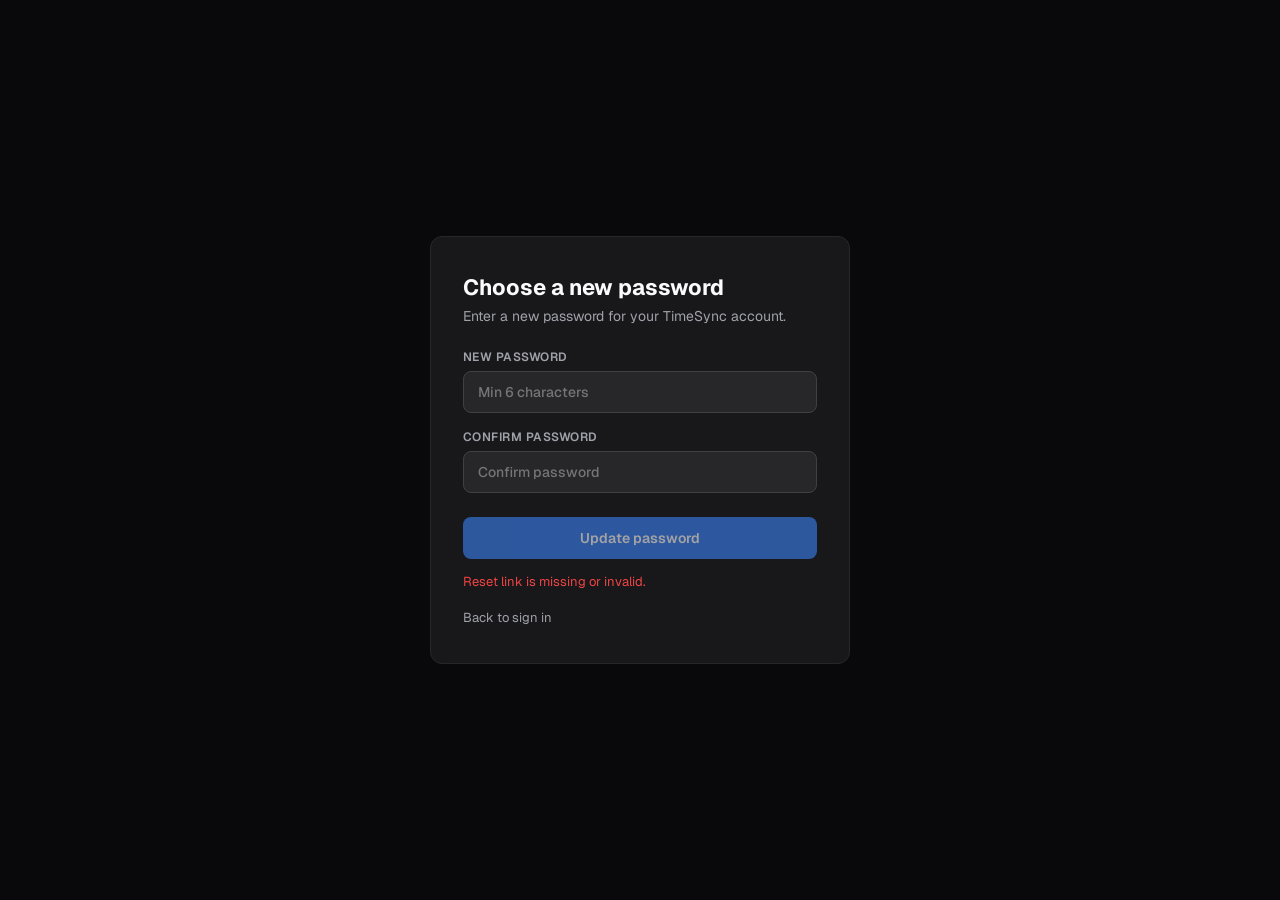
<file: templates/reset_password.html>
<!DOCTYPE html>
<html lang="en">
<head>
<meta charset="UTF-8" />
<meta name="viewport" content="width=device-width, initial-scale=1.0" />
<title>TimeSync -- Reset Password</title>
<link rel="preconnect" href="https://fonts.googleapis.com" />
<link rel="preconnect" href="https://fonts.gstatic.com" crossorigin />
<link href="https://fonts.googleapis.com/css2?family=Geist:wght@400;500;600;700;800&display=swap" rel="stylesheet" />
<style>
*, *::before, *::after { box-sizing: border-box; margin: 0; padding: 0; }
:root {
  --bg: #09090b;
  --bg-card: #18181b;
  --bg-input: #27272a;
  --text: #fafafa;
  --text-secondary: #a1a1aa;
  --text-muted: #52525b;
  --border: #27272a;
  --border-strong: #3f3f46;
  --accent: #3b82f6;
  --accent-hover: #2563eb;
  --green-neon: #00ff88;
  --red: #ef4444;
}
body {
  font-family: 'Geist', -apple-system, sans-serif;
  background: var(--bg);
  color: var(--text);
  min-height: 100vh;
  display: flex; align-items: center; justify-content: center;
  -webkit-font-smoothing: antialiased;
  padding: 24px;
}
.card {
  width: 100%;
  max-width: 420px;
  background: var(--bg-card);
  border: 1px solid var(--border);
  border-radius: 12px;
  padding: 36px 32px;
}
h1 { font-size: 22px; font-weight: 700; margin-bottom: 6px; }
.sub { color: var(--text-secondary); font-size: 14px; margin-bottom: 24px; }
.group { margin-bottom: 16px; }
label { display: block; font-size: 12px; font-weight: 600; color: var(--text-secondary); margin-bottom: 6px; text-transform: uppercase; letter-spacing: 0.04em; }
input {
  width: 100%; padding: 11px 14px;
  background: var(--bg-input);
  border: 1px solid var(--border-strong);
  border-radius: 8px;
  color: var(--text);
  font: 500 14px 'Geist', sans-serif;
}
input:focus { outline: 2px solid var(--accent); outline-offset: -1px; }
button {
  width: 100%;
  padding: 12px;
  background: var(--accent);
  color: #fff;
  border: 0;
  border-radius: 8px;
  font: 600 14px 'Geist', sans-serif;
  cursor: pointer;
  margin-top: 8px;
}
button:hover { background: var(--accent-hover); }
button:disabled { opacity: 0.6; cursor: not-allowed; }
.status { margin-top: 14px; font-size: 13px; color: var(--red); min-height: 18px; }
.status.ok { color: var(--green-neon); }
a.back { display: inline-block; margin-top: 18px; font-size: 13px; color: var(--text-secondary); text-decoration: none; }
a.back:hover { color: var(--accent); }
</style>
</head>
<body>
<div class="card">
  <h1>Choose a new password</h1>
  <p class="sub">Enter a new password for your TimeSync account.</p>
  <div class="group">
    <label for="new-password">New password</label>
    <input id="new-password" type="password" placeholder="Min 6 characters" autocomplete="new-password" />
  </div>
  <div class="group">
    <label for="confirm-password">Confirm password</label>
    <input id="confirm-password" type="password" placeholder="Confirm password" autocomplete="new-password" />
  </div>
  <button id="reset-btn" type="button">Update password</button>
  <div class="status" id="status"></div>
  <a class="back" href="/login">Back to sign in</a>
</div>
<script>
(function() {
  var params = new URLSearchParams(window.location.search);
  var token = params.get('token') || '';
  var statusEl = document.getElementById('status');
  function setStatus(msg, ok) {
    statusEl.textContent = msg;
    statusEl.className = 'status' + (ok ? ' ok' : '');
  }
  if (!token) {
    setStatus('Reset link is missing or invalid.', false);
    document.getElementById('reset-btn').disabled = true;
    return;
  }
  document.getElementById('reset-btn').addEventListener('click', function() {
    var btn = this;
    var pw = document.getElementById('new-password').value;
    var confirm = document.getElementById('confirm-password').value;
    if (pw.length < 6) { setStatus('Password must be at least 6 characters.', false); return; }
    if (pw !== confirm) { setStatus('Passwords do not match.', false); return; }
    btn.textContent = 'Updating...'; btn.disabled = true;
    fetch('/api/auth/reset-password', {
      method: 'POST',
      headers: { 'Content-Type': 'application/json' },
      body: JSON.stringify({ token: token, password: pw })
    })
    .then(function(r) { return r.json(); })
    .then(function(data) {
      if (data.ok) {
        setStatus(data.message || 'Password updated. Redirecting to sign in...', true);
        setTimeout(function() { window.location.href = '/login'; }, 1500);
      } else {
        setStatus(data.error || 'Reset failed.', false);
        btn.textContent = 'Update password'; btn.disabled = false;
      }
    })
    .catch(function() {
      setStatus('Network error. Please try again.', false);
      btn.textContent = 'Update password'; btn.disabled = false;
    });
  });
})();
</script>
</body>
</html>
</file>
<file: static/style.css>
*, *::before, *::after { box-sizing: border-box; margin: 0; padding: 0; }

/* ===== TOKENS ===== */
:root {
  --bg: #09090b;
  --bg-card: #18181b;
  --bg-raised: #1f1f23;
  --bg-hover: #27272a;
  --bg-input: #27272a;
  --text: #fafafa;
  --text-secondary: #a1a1aa;
  --text-muted: #52525b;
  --border: #27272a;
  --border-strong: #3f3f46;
  --accent: #3b82f6;
  --accent-soft: rgba(59,130,246,0.12);
  --accent-hover: #60a5fa;
  --accent-text: #ffffff;
  --green-neon: #00ff88;
  --green-neon-dim: rgba(0,255,136,0.15);
  --red: #ef4444;
  --shadow: 0 2px 8px rgba(0,0,0,0.4);
  --radius: 8px;
  --radius-sm: 6px;

  /* Block colors -- dark mode, vivid */
  --c-you-bg: rgba(59,130,246,0.28);
  --c-you-border: #3b82f6;
  --c-you-text: #93c5fd;

  --c-f1-bg: rgba(236,72,153,0.28);
  --c-f1-border: #ec4899;
  --c-f1-text: #f9a8d4;

  --c-f2-bg: rgba(6,182,212,0.25);
  --c-f2-border: #06b6d4;
  --c-f2-text: #67e8f9;

  --c-f3-bg: rgba(245,158,11,0.25);
  --c-f3-border: #f59e0b;
  --c-f3-text: #fde047;

  --c-merged-bg: rgba(239,68,68,0.22);
  --c-merged-border: #ef4444;
  --c-merged-text: #fca5a5;
}

[data-theme="light"] {
  --bg: #ffffff;
  --bg-card: #f4f4f5;
  --bg-raised: #e4e4e7;
  --bg-hover: #e4e4e7;
  --bg-input: #f4f4f5;
  --text: #09090b;
  --text-secondary: #3f3f46;
  --text-muted: #71717a;
  --border: #e4e4e7;
  --border-strong: #d4d4d8;
  --accent: #2563eb;
  --accent-soft: rgba(37,99,235,0.07);
  --accent-hover: #1d4ed8;
  --accent-text: #ffffff;
  --green-neon: #16a34a;
  --green-neon-dim: rgba(22,163,74,0.08);
  --shadow: 0 1px 4px rgba(0,0,0,0.07);

  --c-you-bg: rgba(37,99,235,0.14);
  --c-you-border: #2563eb;
  --c-you-text: #1d4ed8;

  --c-f1-bg: rgba(219,39,119,0.14);
  --c-f1-border: #db2777;
  --c-f1-text: #9d174d;

  --c-f2-bg: rgba(8,145,178,0.14);
  --c-f2-border: #0891b2;
  --c-f2-text: #155e75;

  --c-f3-bg: rgba(202,138,4,0.14);
  --c-f3-border: #ca8a04;
  --c-f3-text: #78350f;

  --c-merged-bg: rgba(220,38,38,0.12);
  --c-merged-border: #dc2626;
  --c-merged-text: #7f1d1d;
}

/* ===== UTILITY ===== */
.hidden { display: none !important; }

/* ===== BASE ===== */
body {
  font-family: 'Geist', -apple-system, sans-serif;
  background: var(--bg);
  color: var(--text);
  min-height: 100vh;
  -webkit-font-smoothing: antialiased;
  transition: background 0.3s, color 0.3s;
}

/* ===== TOP BAR ===== */
.topbar {
  height: 46px;
  display: flex;
  align-items: center;
  padding: 0 18px;
  border-bottom: 1px solid var(--border);
  gap: 0;
  position: sticky;
  top: 0;
  background: var(--bg);
  z-index: 100;
  transition: background 0.3s, border-color 0.3s;
}

.brand {
  font-size: 15px;
  font-weight: 800;
  letter-spacing: -0.04em;
  color: var(--text);
  margin-right: 16px;
  flex-shrink: 0;
}

.divider { width: 1px; height: 20px; background: var(--border-strong); margin: 0 4px; }

.tab-nav { display: flex; height: 100%; }
.tab {
  display: flex; align-items: center; gap: 5px;
  padding: 0 12px; font-size: 13px; font-weight: 500;
  color: var(--text-muted); cursor: pointer;
  border-bottom: 2px solid transparent;
  transition: color 0.15s, border-color 0.15s;
  text-decoration: none; height: 100%; white-space: nowrap;
}
.tab:hover { color: var(--text-secondary); }
.tab.active { color: var(--text); border-bottom-color: var(--accent); font-weight: 600; }
.tab svg { width: 13px; height: 13px; opacity: 0.65; }
.tab.active svg { opacity: 1; }
.tab-badge {
  font-size: 9px; background: var(--accent); color: white;
  padding: 0 5px; border-radius: 99px; font-weight: 700; line-height: 15px;
}

.top-right { margin-left: auto; display: flex; align-items: center; gap: 6px; }

.code-pill {
  font-family: 'Geist Mono', monospace;
  font-size: 11px; font-weight: 700; letter-spacing: 0.1em;
  padding: 3px 9px; border-radius: var(--radius-sm);
  background: var(--bg-card); border: 1px solid var(--border-strong);
  color: var(--text-secondary); cursor: pointer; transition: all 0.15s;
}
.code-pill:hover { border-color: var(--accent); color: var(--accent); }

.icon-btn {
  width: 30px; height: 30px; display: flex; align-items: center; justify-content: center;
  border-radius: var(--radius-sm); border: 1px solid var(--border);
  background: transparent; color: var(--text-muted); cursor: pointer; transition: all 0.15s;
}
.icon-btn:hover { background: var(--bg-hover); color: var(--text); border-color: var(--border-strong); }
.icon-btn svg { width: 13px; height: 13px; }

.avatar-sm {
  width: 28px; height: 28px; border-radius: 99px;
  background: var(--accent); display: flex; align-items: center; justify-content: center;
  color: white; font-size: 10px; font-weight: 700; cursor: pointer; flex-shrink: 0;
}

/* ===== LAYOUT ===== */
.layout {
  display: grid;
  grid-template-columns: 1fr 268px;
  height: calc(100vh - 46px);
}

.main-area {
  display: flex; flex-direction: column;
  border-right: 1px solid var(--border);
  overflow: hidden;
}

/* ===== SUB-HEADER ===== */
.sub-header {
  display: flex; align-items: center; gap: 6px;
  padding: 8px 16px; border-bottom: 1px solid var(--border);
  flex-wrap: wrap; flex-shrink: 0;
}

.chip {
  display: flex; align-items: center; gap: 5px;
  padding: 4px 10px 4px 6px; border-radius: var(--radius-sm);
  font-size: 12px; font-weight: 600; cursor: pointer;
  border: 1px solid var(--border-strong); background: transparent;
  transition: all 0.2s; user-select: none;
}
.chip .dot { width: 7px; height: 7px; border-radius: 99px; flex-shrink: 0; }

.chip.you .dot   { background: var(--c-you-border);  }
.chip.f1 .dot    { background: var(--c-f1-border);   }
.chip.f2 .dot    { background: var(--c-f2-border);   }
.chip.f3 .dot    { background: var(--c-f3-border);   }

.chip.active.you { background: var(--c-you-bg); border-color: var(--c-you-border); color: var(--c-you-text); }
.chip.active.f1  { background: var(--c-f1-bg);  border-color: var(--c-f1-border);  color: var(--c-f1-text);  }
.chip.active.f2  { background: var(--c-f2-bg);  border-color: var(--c-f2-border);  color: var(--c-f2-text);  }
.chip.active.f3  { background: var(--c-f3-bg);  border-color: var(--c-f3-border);  color: var(--c-f3-text);  }

.chip-label { color: var(--text-muted); }
.chip:not(.active) { color: var(--text-muted); }

.sub-right { margin-left: auto; display: flex; gap: 6px; }

.btn {
  display: inline-flex; align-items: center; gap: 5px;
  padding: 5px 11px; border-radius: var(--radius-sm);
  font-size: 12px; font-weight: 600; cursor: pointer;
  border: 1px solid var(--border-strong); background: var(--bg-card);
  color: var(--text-secondary); transition: all 0.15s; white-space: nowrap;
}
.btn:hover { border-color: var(--accent); color: var(--accent); background: var(--accent-soft); }
.btn svg { width: 12px; height: 12px; }
.btn-accent { background: var(--accent); color: white; border-color: var(--accent); }
.btn-accent:hover { background: var(--accent-hover); border-color: var(--accent-hover); color: white; }
.btn-green { background: var(--green-neon); color: #000; border-color: var(--green-neon); font-weight: 700; }
.btn-green:hover { filter: brightness(1.1); color: #000; }
.btn-merge { background: var(--c-merged-bg); border-color: var(--c-merged-border); color: var(--c-merged-text); }
.btn-merge.active { background: var(--c-merged-border); color: white; }
.btn-merge:hover { background: var(--c-merged-border); color: white; }

/* ===== SCHEDULE GRID ===== */
.schedule-wrap {
  flex: 1; overflow: auto; position: relative;
}

.schedule-grid {
  display: grid;
  grid-template-columns: 44px repeat(7, 1fr);
  min-width: 520px;
  position: relative;
}

/* Sticky day headers row */
.grid-sticky-row {
  display: contents;
}

.time-corner, .day-header {
  position: sticky;
  top: 0;
  z-index: 15;
  background: var(--bg);
  border-bottom: 1px solid var(--border-strong);
  padding: 8px 0 6px;
  transition: background 0.3s;
}

.time-corner { border-right: 1px solid var(--border); }

.day-header {
  text-align: center; border-right: 1px solid var(--border);
}
.day-header .d-name {
  font-size: 10px; font-weight: 700; text-transform: uppercase;
  letter-spacing: 0.07em; color: var(--text-muted);
}
.day-header .d-num {
  font-size: 17px; font-weight: 700; color: var(--text); margin-top: 1px;
  line-height: 1;
}
.day-header.today .d-num {
  background: var(--accent); color: white;
  width: 28px; height: 28px; border-radius: 99px;
  display: inline-flex; align-items: center; justify-content: center;
  font-size: 13px; margin-top: 2px;
}

/* Time rows */
.t-label {
  height: 44px; display: flex; align-items: flex-start; justify-content: flex-end;
  padding: 0 6px 0 0; font-size: 10px; font-weight: 500;
  color: var(--text-muted); font-family: 'Geist Mono', monospace;
  border-right: 1px solid var(--border);
  transform: translateY(-6px);
  user-select: none;
}

.grid-cell {
  height: 44px; border-bottom: 1px solid var(--border);
  border-right: 1px solid var(--border);
  transition: background 0.08s;
}
.grid-cell:hover { background: var(--bg-hover); cursor: crosshair; }
.grid-cell:last-child { border-right: none; }

/* ===== SCHEDULE BLOCKS ===== */
.block {
  position: absolute;
  border-radius: var(--radius);
  padding: 4px 7px;
  font-size: 11px; font-weight: 600;
  overflow: hidden; cursor: pointer;
  border-left: 3px solid;
  transition: opacity 0.32s ease, transform 0.32s ease, box-shadow 0.2s;
  transform-origin: top center;
}

.block:hover { z-index: 50 !important; filter: brightness(1.15); box-shadow: 0 4px 12px rgba(0,0,0,0.35); }

.block-name {
  white-space: nowrap; overflow: hidden; text-overflow: ellipsis; line-height: 1.3;
}
.block-time { font-size: 9px; font-weight: 500; opacity: 0.75; }

/* Individual block colors */
.block.you  { background: var(--c-you-bg); border-left-color: var(--c-you-border); color: var(--c-you-text); box-shadow: 0 0 0 1px var(--c-you-border) inset; }
.block.f1   { background: var(--c-f1-bg);  border-left-color: var(--c-f1-border);  color: var(--c-f1-text);  box-shadow: 0 0 0 1px var(--c-f1-border) inset; }
.block.f2   { background: var(--c-f2-bg);  border-left-color: var(--c-f2-border);  color: var(--c-f2-text);  box-shadow: 0 0 0 1px var(--c-f2-border) inset; }
.block.f3   { background: var(--c-f3-bg);  border-left-color: var(--c-f3-border);  color: var(--c-f3-text);  box-shadow: 0 0 0 1px var(--c-f3-border) inset; }

/* Merged block */
.block.merged {
  background: var(--c-merged-bg);
  border-left-color: var(--c-merged-border);
  color: var(--c-merged-text);
  box-shadow: 0 0 0 1px var(--c-merged-border) inset, 0 4px 14px rgba(239,68,68,0.2);
  border-radius: var(--radius);
}

/* Free-time blocks -- sandwiched (between busy blocks) */
.block.free.sandwiched {
  background: rgba(0,255,136,0.10);
  border-left: 3px solid var(--green-neon);
  color: var(--green-neon);
  border-top: 1px solid rgba(0,255,136,0.3);
  border-right: 1px solid rgba(0,255,136,0.3);
  border-bottom: 1px solid rgba(0,255,136,0.3);
  animation: free-glow 2.4s ease-in-out infinite;
}

/* Free-time blocks -- open (no busy block on one or both sides) */
.block.free.open {
  background: rgba(0,255,136,0.04);
  border-left: 2px solid rgba(0,255,136,0.15);
  color: rgba(0,255,136,0.55);
  border-top: 1px dashed rgba(0,255,136,0.12);
  border-right: 1px dashed rgba(0,255,136,0.12);
  border-bottom: 1px dashed rgba(0,255,136,0.12);
  animation: none;
}
.block.free.open .block-name,
.block.free.open .block-time { opacity: 1; }

@keyframes free-glow {
  0%, 100% {
    box-shadow: 0 0 4px rgba(0,255,136,0.2), 0 0 8px rgba(0,255,136,0.08);
  }
  50% {
    box-shadow: 0 0 8px rgba(0,255,136,0.4), 0 0 18px rgba(0,255,136,0.18), 0 0 32px rgba(0,255,136,0.06);
  }
}

[data-theme="light"] .block.free.sandwiched {
  animation: free-glow-light 2.4s ease-in-out infinite;
}
[data-theme="light"] .block.free.open {
  background: rgba(22,163,74,0.05);
  border-left: 2px solid rgba(22,163,74,0.25);
  color: rgba(22,163,74,0.75);
  border-top: 1px dashed rgba(22,163,74,0.15);
  border-right: 1px dashed rgba(22,163,74,0.15);
  border-bottom: 1px dashed rgba(22,163,74,0.15);
}
@keyframes free-glow-light {
  0%, 100% { box-shadow: 0 0 5px rgba(22,163,74,0.3), 0 0 10px rgba(22,163,74,0.1); }
  50% { box-shadow: 0 0 10px rgba(22,163,74,0.5), 0 0 20px rgba(22,163,74,0.2); }
}

/* Block entry animation */
@keyframes block-in {
  from { opacity: 0; transform: scaleY(0.88) translateY(4px); }
  to   { opacity: 1; transform: scaleY(1) translateY(0); }
}
.block.animate-in { animation: block-in 0.28s ease both; }

/* Merge fade states */
.block.fading-out { opacity: 0 !important; transform: scaleY(0.9) !important; }
.block.hidden-block { display: none !important; }
.block.fading-in { opacity: 0; transform: scaleY(0.9); }

/* ===== BLOCK EDIT POPOVER ===== */
.block-popover {
  position: absolute;
  z-index: 200;
  background: var(--bg-card);
  border: 1px solid var(--border-strong);
  border-radius: var(--radius);
  padding: 12px;
  box-shadow: 0 8px 24px rgba(0,0,0,0.4);
  min-width: 220px;
  animation: modal-in 120ms ease both;
}
[data-theme="light"] .block-popover {
  box-shadow: 0 4px 16px rgba(0,0,0,0.12);
}
.block-popover label {
  display: block;
  font-size: 10px;
  font-weight: 700;
  text-transform: uppercase;
  letter-spacing: 0.06em;
  color: var(--text-muted);
  margin-bottom: 3px;
  margin-top: 8px;
}
.block-popover label:first-child { margin-top: 0; }
.block-popover input,
.block-popover select {
  width: 100%;
  padding: 6px 8px;
  border: 1px solid var(--border-strong);
  border-radius: var(--radius-sm);
  background: var(--bg-input);
  color: var(--text);
  font-size: 12px;
  font-family: 'Geist', sans-serif;
  outline: none;
  transition: border-color 0.15s;
}
.block-popover input:focus,
.block-popover select:focus { border-color: var(--accent); }
.block-popover .pop-row {
  display: flex;
  gap: 6px;
  align-items: center;
}
.block-popover .pop-actions {
  display: flex;
  gap: 6px;
  margin-top: 10px;
}
.block-popover .pop-actions .btn { flex: 1; justify-content: center; }
.pop-delete {
  background: rgba(239,68,68,0.12) !important;
  border-color: var(--red) !important;
  color: var(--red) !important;
}
.pop-delete:hover {
  background: var(--red) !important;
  color: white !important;
}

/* ===== BEST OPEN TIMES PANEL ===== */
.best-times-section { padding: 0; }
.best-times-section .sp-head { padding: 10px 14px; }
.best-time-item {
  display: flex;
  align-items: center;
  gap: 8px;
  padding: 7px 14px;
  transition: background 0.1s;
}
.best-time-item:hover { background: var(--bg-hover); }
.bt-rank {
  font-size: 10px;
  font-weight: 800;
  font-family: 'Geist Mono', monospace;
  color: var(--accent);
  width: 18px;
  flex-shrink: 0;
}
.bt-day {
  font-size: 10px;
  font-weight: 700;
  font-family: 'Geist Mono', monospace;
  color: var(--text-secondary);
  width: 26px;
  flex-shrink: 0;
}
.bt-time { font-size: 12px; font-weight: 600; flex: 1; }
.bt-dur {
  font-size: 10px;
  font-weight: 700;
  padding: 2px 7px;
  border-radius: 99px;
  background: var(--accent-soft);
  color: var(--accent);
  font-family: 'Geist Mono', monospace;
}

/* ===== RIGHT PANEL ===== */
.side-panel {
  display: flex; flex-direction: column;
  overflow-y: auto; overflow-x: hidden;
}

.sp-section { border-bottom: 1px solid var(--border); }

.sp-head {
  padding: 10px 14px;
  font-size: 10px; font-weight: 700;
  text-transform: uppercase; letter-spacing: 0.08em;
  color: var(--text-muted); display: flex; align-items: center; justify-content: space-between;
}
.sp-head .cnt {
  font-size: 10px; background: var(--bg-raised);
  padding: 1px 6px; border-radius: 99px; font-weight: 600;
}

/* Quick actions */
.quick-row { display: flex; gap: 5px; padding: 10px 12px; }
.qa {
  flex: 1; padding: 9px 6px; border: 1px solid var(--border-strong);
  border-radius: var(--radius-sm); text-align: center; cursor: pointer;
  transition: all 0.13s; background: transparent; color: var(--text-muted);
  display: flex; flex-direction: column; align-items: center; gap: 3px;
}
.qa:hover { border-color: var(--accent); color: var(--accent); background: var(--accent-soft); }
.qa svg { width: 16px; height: 16px; }
.qa span { font-size: 10px; font-weight: 600; }

/* Free windows */
.free-item {
  display: flex; align-items: center; gap: 8px;
  padding: 8px 14px; cursor: pointer; transition: background 0.1s;
}
.free-item:hover { background: var(--bg-hover); }
.fi-day { font-size: 10px; font-weight: 700; font-family: 'Geist Mono', monospace; color: var(--green-neon); width: 26px; flex-shrink: 0; }
.fi-time { font-size: 12px; font-weight: 600; flex: 1; }
.fi-dur {
  font-size: 10px; font-weight: 700; padding: 2px 7px; border-radius: 99px;
  background: var(--green-neon-dim); color: var(--green-neon);
  font-family: 'Geist Mono', monospace;
}

/* Friend items */
.fr-item {
  display: flex; align-items: center; gap: 9px;
  padding: 7px 14px; cursor: pointer; transition: background 0.1s;
}
.fr-item:hover { background: var(--bg-hover); }
.fr-av {
  width: 26px; height: 26px; border-radius: 99px;
  display: flex; align-items: center; justify-content: center;
  font-size: 9px; font-weight: 700; color: white; flex-shrink: 0;
}
.fr-av.pink   { background: linear-gradient(135deg, #db2777, #ec4899); }
.fr-av.cyan   { background: linear-gradient(135deg, #0891b2, #06b6d4); }
.fr-av.amber  { background: linear-gradient(135deg, #d97706, #f59e0b); }
.fr-av.purple { background: linear-gradient(135deg, #7c3aed, #a78bfa); }

.fr-name { font-size: 12px; font-weight: 600; flex: 1; }
.fr-code { font-size: 10px; color: var(--text-muted); font-family: 'Geist Mono', monospace; }

.fr-check {
  width: 15px; height: 15px; border-radius: 3px;
  border: 2px solid var(--border-strong); cursor: pointer;
  transition: all 0.15s; display: flex; align-items: center; justify-content: center;
  flex-shrink: 0;
}
.fr-check.on { background: var(--accent); border-color: var(--accent); }
.fr-check.on::after {
  content: ''; width: 7px; height: 4px;
  border-left: 2px solid white; border-bottom: 2px solid white;
  transform: rotate(-45deg) translateY(-1px);
}

/* Add friend */
.add-row { display: flex; gap: 5px; padding: 8px 12px 10px; }
.add-row input {
  flex: 1; padding: 5px 8px; border: 1px solid var(--border-strong);
  border-radius: var(--radius-sm); font-size: 11px; font-weight: 600;
  letter-spacing: 0.08em; text-transform: uppercase;
  background: var(--bg-input); color: var(--text);
  font-family: 'Geist Mono', monospace; outline: none; transition: border-color 0.15s;
}
.add-row input:focus { border-color: var(--accent); }
.add-row input::placeholder { text-transform: none; font-family: 'Geist', sans-serif; color: var(--text-muted); letter-spacing: 0; font-weight: 400; }

/* Your blocks list */
.my-block-row {
  display: flex; align-items: center; gap: 7px;
  padding: 6px 14px; border-bottom: 1px solid var(--border); cursor: pointer;
  transition: background 0.1s;
}
.my-block-row:last-child { border-bottom: none; }
.my-block-row:hover { background: var(--bg-hover); }
.mb-day {
  font-size: 9px; font-weight: 700; font-family: 'Geist Mono', monospace;
  width: 22px; color: var(--c-you-text); flex-shrink: 0;
}
.mb-name { font-size: 12px; font-weight: 600; flex: 1; }
.mb-time { font-size: 10px; color: var(--text-muted); font-family: 'Geist Mono', monospace; }

/* ===== MOBILE ===== */
.mobile-bar {
  display: none; position: fixed; bottom: 0; left: 0; right: 0;
  background: var(--bg); border-top: 1px solid var(--border);
  z-index: 100; padding: 4px 0 max(4px, env(safe-area-inset-bottom));
}
.mobile-bar-inner { display: flex; justify-content: space-around; }
.mob-tab {
  display: flex; flex-direction: column; align-items: center; gap: 2px;
  padding: 5px 10px; font-size: 9px; font-weight: 600;
  color: var(--text-muted); cursor: pointer; text-decoration: none;
}
.mob-tab.active { color: var(--accent); }
.mob-tab svg { width: 18px; height: 18px; }

@media (max-width: 768px) {
  .layout { grid-template-columns: 1fr; height: calc(100vh - 46px - 52px); }
  .side-panel { display: none; }
  .mobile-bar { display: block; }
  .tab-nav { display: none; }
  .schedule-grid { grid-template-columns: 30px repeat(7, 1fr); }
  .t-label { font-size: 8px; }
  .topbar { padding: 0 10px; }
  .sub-header { padding: 6px 10px; }
}

/* ===== SCROLLBAR ===== */
::-webkit-scrollbar { width: 4px; height: 4px; }
::-webkit-scrollbar-track { background: transparent; }
::-webkit-scrollbar-thumb { background: var(--border-strong); border-radius: 2px; }
::-webkit-scrollbar-thumb:hover { background: var(--text-muted); }

/* ===== ANIMATIONS ===== */
@keyframes modal-in {
  from { opacity: 0; transform: scale(0.98) translateY(6px); }
  to   { opacity: 1; transform: scale(1) translateY(0); }
}

@keyframes tab-fade-in {
  from { opacity: 0; transform: translateY(6px); }
  to   { opacity: 1; transform: translateY(0); }
}

/* ===== MODAL BACKDROP (shared) ===== */
.modal-backdrop {
  position: fixed;
  inset: 0;
  z-index: 1000;
  background: rgba(0, 0, 0, 0.55);
  display: flex;
  align-items: center;
  justify-content: center;
  padding: 16px;
}

.modal-backdrop.hidden {
  display: none;
}

.modal-card {
  width: min(440px, 100%);
  background: var(--bg-card);
  border: 1px solid var(--border-strong);
  border-radius: 12px;
  box-shadow: 0 16px 40px rgba(0, 0, 0, 0.4);
  padding: 16px;
  animation: modal-in 150ms ease both;
}

.modal-card h3 {
  margin: 0 0 8px;
  font-size: 18px;
  color: var(--text);
}

.modal-card p {
  margin: 0 0 12px;
  color: var(--text-secondary);
}

.modal-card input {
  margin-top: 0;
  width: 100%;
  padding: 8px 10px;
  border: 1px solid var(--border-strong);
  border-radius: var(--radius-sm);
  background: var(--bg-input);
  color: var(--text);
  font-size: 13px;
  font-family: 'Geist', sans-serif;
  outline: none;
  transition: border-color 0.15s;
}

.modal-card input:focus {
  border-color: var(--accent);
}

.modal-actions {
  display: flex;
  justify-content: flex-end;
  gap: 8px;
  margin-top: 12px;
}

.modal-cancel {
  background: var(--bg-raised);
  color: var(--text-secondary);
  border: 1px solid var(--border-strong);
  padding: 7px 14px;
  border-radius: var(--radius-sm);
  font-size: 13px;
  font-weight: 600;
  cursor: pointer;
  transition: all 0.15s;
}
.modal-cancel:hover {
  background: var(--bg-hover);
  color: var(--text);
}

.modal-confirm {
  background: var(--accent);
  color: white;
  border: 1px solid var(--accent);
  padding: 7px 14px;
  border-radius: var(--radius-sm);
  font-size: 13px;
  font-weight: 600;
  cursor: pointer;
  transition: all 0.15s;
}
.modal-confirm:hover {
  background: var(--accent-hover);
  border-color: var(--accent-hover);
}

/* ===== AUTH MODAL ===== */
.auth-modal-card {
  width: min(420px, 92vw);
  padding: 28px 24px;
}

.auth-header {
  text-align: center;
  margin-bottom: 16px;
}

.auth-header h3 {
  font-size: 22px;
  margin-bottom: 4px;
  color: var(--text);
}

.auth-header p {
  color: var(--text-secondary);
  font-size: 13px;
}

.auth-tabs {
  display: flex;
  gap: 0;
  background: var(--bg-raised);
  border: 1px solid var(--border);
  border-radius: 10px;
  padding: 3px;
  margin-bottom: 16px;
}

.auth-tab {
  flex: 1;
  padding: 8px 0;
  font-size: 13px;
  font-weight: 600;
  border: none;
  border-radius: 8px;
  background: transparent;
  color: var(--text-muted);
  cursor: pointer;
  transition: all 150ms ease;
  min-height: auto;
  box-shadow: none;
}

.auth-tab:hover {
  color: var(--text-secondary);
}

.auth-tab.active {
  background: var(--bg-card);
  color: var(--text);
  box-shadow: 0 1px 3px rgba(0, 0, 0, 0.2);
}

[data-theme="light"] .auth-tab.active {
  box-shadow: 0 1px 3px rgba(0, 0, 0, 0.08);
}

.auth-tab-content {
  animation: tab-fade-in 200ms ease both;
}

.auth-tab-content.hidden {
  display: none;
}

.auth-tab-content label {
  display: block;
  margin-top: 8px;
  font-size: 12px;
  font-weight: 600;
  color: var(--text-secondary);
  margin-bottom: 4px;
}

.auth-tab-content input {
  width: 100%;
  padding: 8px 10px;
  border: 1px solid var(--border-strong);
  border-radius: var(--radius-sm);
  background: var(--bg-input);
  color: var(--text);
  font-size: 13px;
  font-family: 'Geist', sans-serif;
  outline: none;
  transition: border-color 0.15s;
}

.auth-tab-content input:focus {
  border-color: var(--accent);
}

.auth-submit-btn {
  width: 100%;
  margin-top: 12px;
  padding: 10px;
  background: var(--accent);
  color: white;
  border: 1px solid var(--accent);
  border-radius: var(--radius-sm);
  font-size: 13px;
  font-weight: 600;
  cursor: pointer;
  transition: all 0.15s;
}
.auth-submit-btn:hover {
  background: var(--accent-hover);
  border-color: var(--accent-hover);
}

.auth-status {
  margin-top: 10px;
  text-align: center;
  font-size: 13px;
  min-height: 1.3em;
  color: var(--text-secondary);
}

/* ===== IMPORT MODAL ===== */
#import-modal-backdrop {
  /* inherits from .modal-backdrop */
}

.import-modal-card {
  max-width: 640px;
  width: 92vw;
  max-height: 85vh;
  overflow-y: auto;
}

.import-tabs {
  display: flex;
  gap: 4px;
  margin: 16px 0 12px;
  border-bottom: 2px solid var(--border);
  padding-bottom: 0;
}

.import-tab {
  background: none;
  border: none;
  border-bottom: 2px solid transparent;
  padding: 8px 16px;
  font-size: 14px;
  font-weight: 500;
  color: var(--text-muted);
  cursor: pointer;
  margin-bottom: -2px;
  transition: color 0.15s, border-color 0.15s;
}
.import-tab:hover {
  color: var(--text);
}
.import-tab.active {
  color: var(--accent);
  border-bottom-color: var(--accent);
  font-weight: 600;
}

.import-tab-content {
  padding: 12px 0;
}
.import-tab-content.hidden {
  display: none;
}

/* Bookmarklet section */
.bookmarklet-drag-area {
  display: flex;
  justify-content: center;
  padding: 20px;
  margin: 12px 0;
  background: var(--bg-raised);
  border: 2px dashed var(--border-strong);
  border-radius: 12px;
}

.bookmarklet-button {
  display: inline-flex;
  align-items: center;
  gap: 8px;
  background: linear-gradient(135deg, #3b82f6, #1d4ed8);
  color: #fff !important;
  padding: 12px 24px;
  border-radius: 10px;
  font-size: 15px;
  font-weight: 600;
  text-decoration: none !important;
  box-shadow: 0 4px 12px rgba(59, 130, 246, 0.3);
  cursor: grab;
  user-select: none;
  transition: transform 0.15s ease;
}
.bookmarklet-button:hover {
  transform: scale(1.03);
}
.bookmarklet-button:active {
  cursor: grabbing;
}

[data-theme="light"] .bookmarklet-button {
  background: linear-gradient(135deg, #2563eb, #1d4ed8);
}

.import-instructions {
  margin-top: 12px;
  font-size: 14px;
  color: var(--text-secondary);
}
.import-instructions ol {
  padding-left: 20px;
  line-height: 1.7;
}
.import-instructions code {
  background: var(--bg-raised);
  padding: 2px 6px;
  border-radius: 4px;
  font-size: 13px;
  color: var(--accent);
  font-family: 'Geist Mono', monospace;
}

/* Upload section */
.upload-dropzone {
  border: 2px dashed var(--border-strong);
  border-radius: 12px;
  padding: 32px 20px;
  text-align: center;
  cursor: pointer;
  transition: border-color 0.2s, background 0.2s;
  background: var(--bg-raised);
  margin: 12px 0;
  color: var(--text-secondary);
}
.upload-dropzone:hover,
.upload-dropzone.dragover {
  border-color: var(--accent);
  background: var(--accent-soft);
}
.upload-icon {
  font-size: 36px;
  margin-bottom: 8px;
}

.upload-preview {
  margin: 12px 0;
  text-align: center;
}
.upload-preview img {
  max-width: 100%;
  max-height: 240px;
  border-radius: 8px;
  border: 1px solid var(--border-strong);
}
.upload-preview button {
  margin-top: 8px;
}

#upload-parse-btn,
#parse-text-btn {
  margin-top: 10px;
  width: 100%;
}

/* Paste section */
#schedule-text-input {
  width: 100%;
  font-family: 'Geist Mono', monospace;
  font-size: 13px;
  padding: 10px;
  border: 1px solid var(--border-strong);
  border-radius: 8px;
  background: var(--bg-input);
  color: var(--text);
  resize: vertical;
}

.import-format-list {
  font-size: 13px;
  padding-left: 18px;
  color: var(--text-muted);
  margin: 6px 0 10px;
  line-height: 1.6;
}

/* Preview section */
.import-preview-section {
  margin-top: 16px;
  padding-top: 16px;
  border-top: 1px solid var(--border);
}
.import-preview-section.hidden {
  display: none;
}

.import-preview-list {
  max-height: 200px;
  overflow-y: auto;
  border: 1px solid var(--border-strong);
  border-radius: 8px;
  padding: 8px;
  margin: 8px 0;
  background: var(--bg-raised);
  font-size: 13px;
}

.import-preview-item {
  display: flex;
  align-items: center;
  justify-content: space-between;
  padding: 6px 8px;
  border-bottom: 1px solid var(--border);
}
.import-preview-item:last-child {
  border-bottom: none;
}
.import-preview-day {
  font-weight: 600;
  min-width: 36px;
  color: var(--accent);
}
.import-preview-time {
  color: var(--text-muted);
  font-family: 'Geist Mono', monospace;
  font-size: 12px;
}
.import-preview-name {
  flex: 1;
  margin-left: 8px;
  font-weight: 500;
}

.import-target-section {
  display: flex;
  align-items: center;
  gap: 10px;
  margin-top: 12px;
  flex-wrap: wrap;
}
.import-target-section label {
  font-weight: 600;
  font-size: 14px;
  white-space: nowrap;
  color: var(--text);
}
.import-target-section select {
  flex: 0 0 auto;
  padding: 6px 10px;
  border: 1px solid var(--border-strong);
  border-radius: var(--radius-sm);
  background: var(--bg-input);
  color: var(--text);
  font-size: 13px;
  outline: none;
  cursor: pointer;
}

#import-comparison-name {
  flex: 1;
  min-width: 160px;
  padding: 6px 10px;
  border: 1px solid var(--border-strong);
  border-radius: var(--radius-sm);
  background: var(--bg-input);
  color: var(--text);
  font-size: 13px;
  outline: none;
}
#import-comparison-name:focus {
  border-color: var(--accent);
}
#import-comparison-name.hidden {
  display: none;
}

#import-status,
#comparison-status {
  margin-top: 8px;
  font-weight: 600;
  font-size: 13px;
  border: 1px solid var(--border-strong);
  border-radius: var(--radius-sm);
  background: var(--bg-raised);
  padding: 8px 10px;
  color: var(--text-secondary);
}

/* ===== COMPARISON NAME MODAL ===== */
.comparison-name-modal .modal-card {
  width: min(380px, 100%);
}

.comparison-name-modal .modal-card h3 {
  font-size: 16px;
}

/* ===== WORKSPACE GATE ===== */
.workspace-gate.hidden {
  display: none;
}

.workspace-only {
  transition: opacity 180ms ease, filter 180ms ease;
}

body.workspace-locked .workspace-only {
  opacity: 0.44;
  filter: saturate(0.9) blur(0.5px);
  pointer-events: none;
  user-select: none;
}

body.workspace-locked .requires-active {
  display: none !important;
}

/* ===== STATUS HELPERS ===== */
.muted {
  color: var(--text-muted);
  font-size: 13px;
}

.persist-error {
  color: var(--red);
  background: var(--c-merged-bg);
  border-color: var(--c-merged-border);
}

#persist-status {
  margin-top: 8px;
  font-weight: 600;
  font-size: 13px;
  border: 1px solid var(--border-strong);
  border-radius: var(--radius-sm);
  background: var(--bg-raised);
  padding: 8px 10px;
  color: var(--text-secondary);
}

#comparison-status-global {
  border: 1px solid var(--border-strong);
  border-radius: var(--radius-sm);
  background: var(--bg-raised);
  padding: 8px 10px;
  color: var(--text-secondary);
  font-size: 13px;
}
</file>
